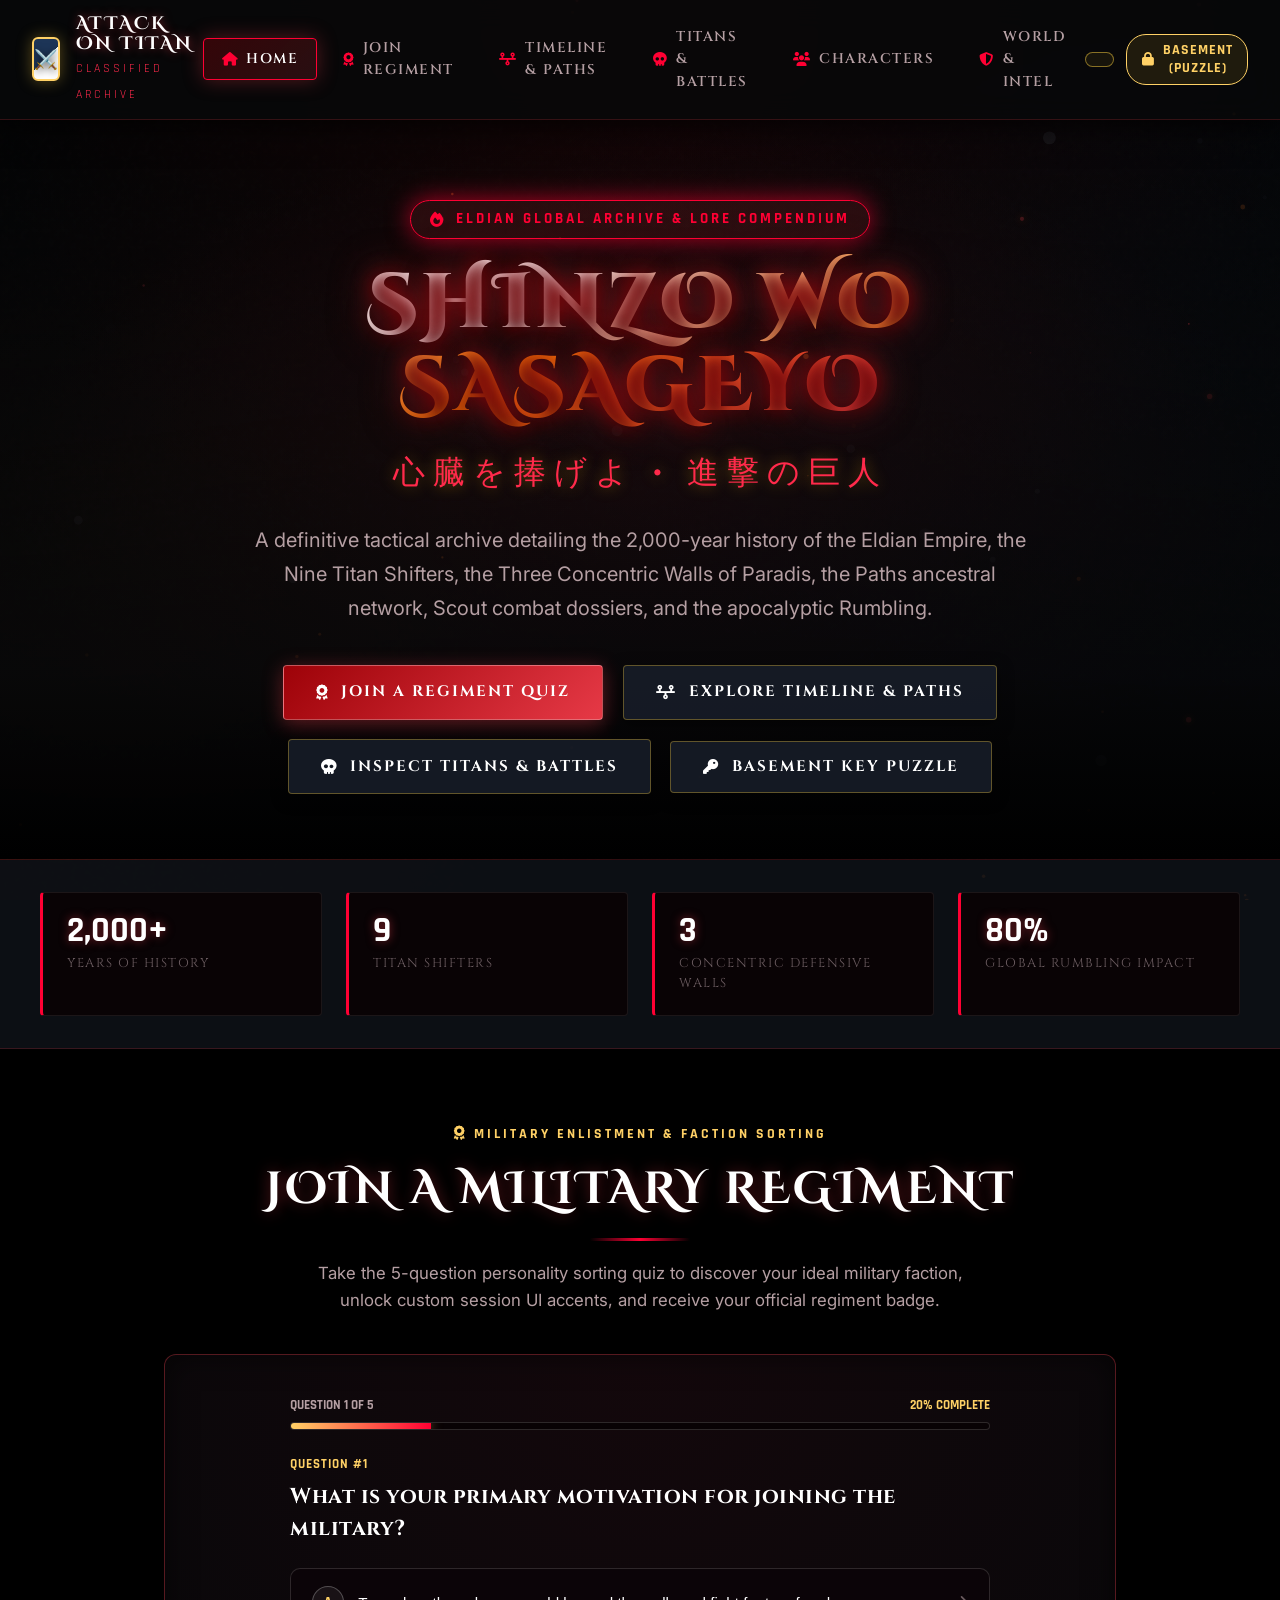
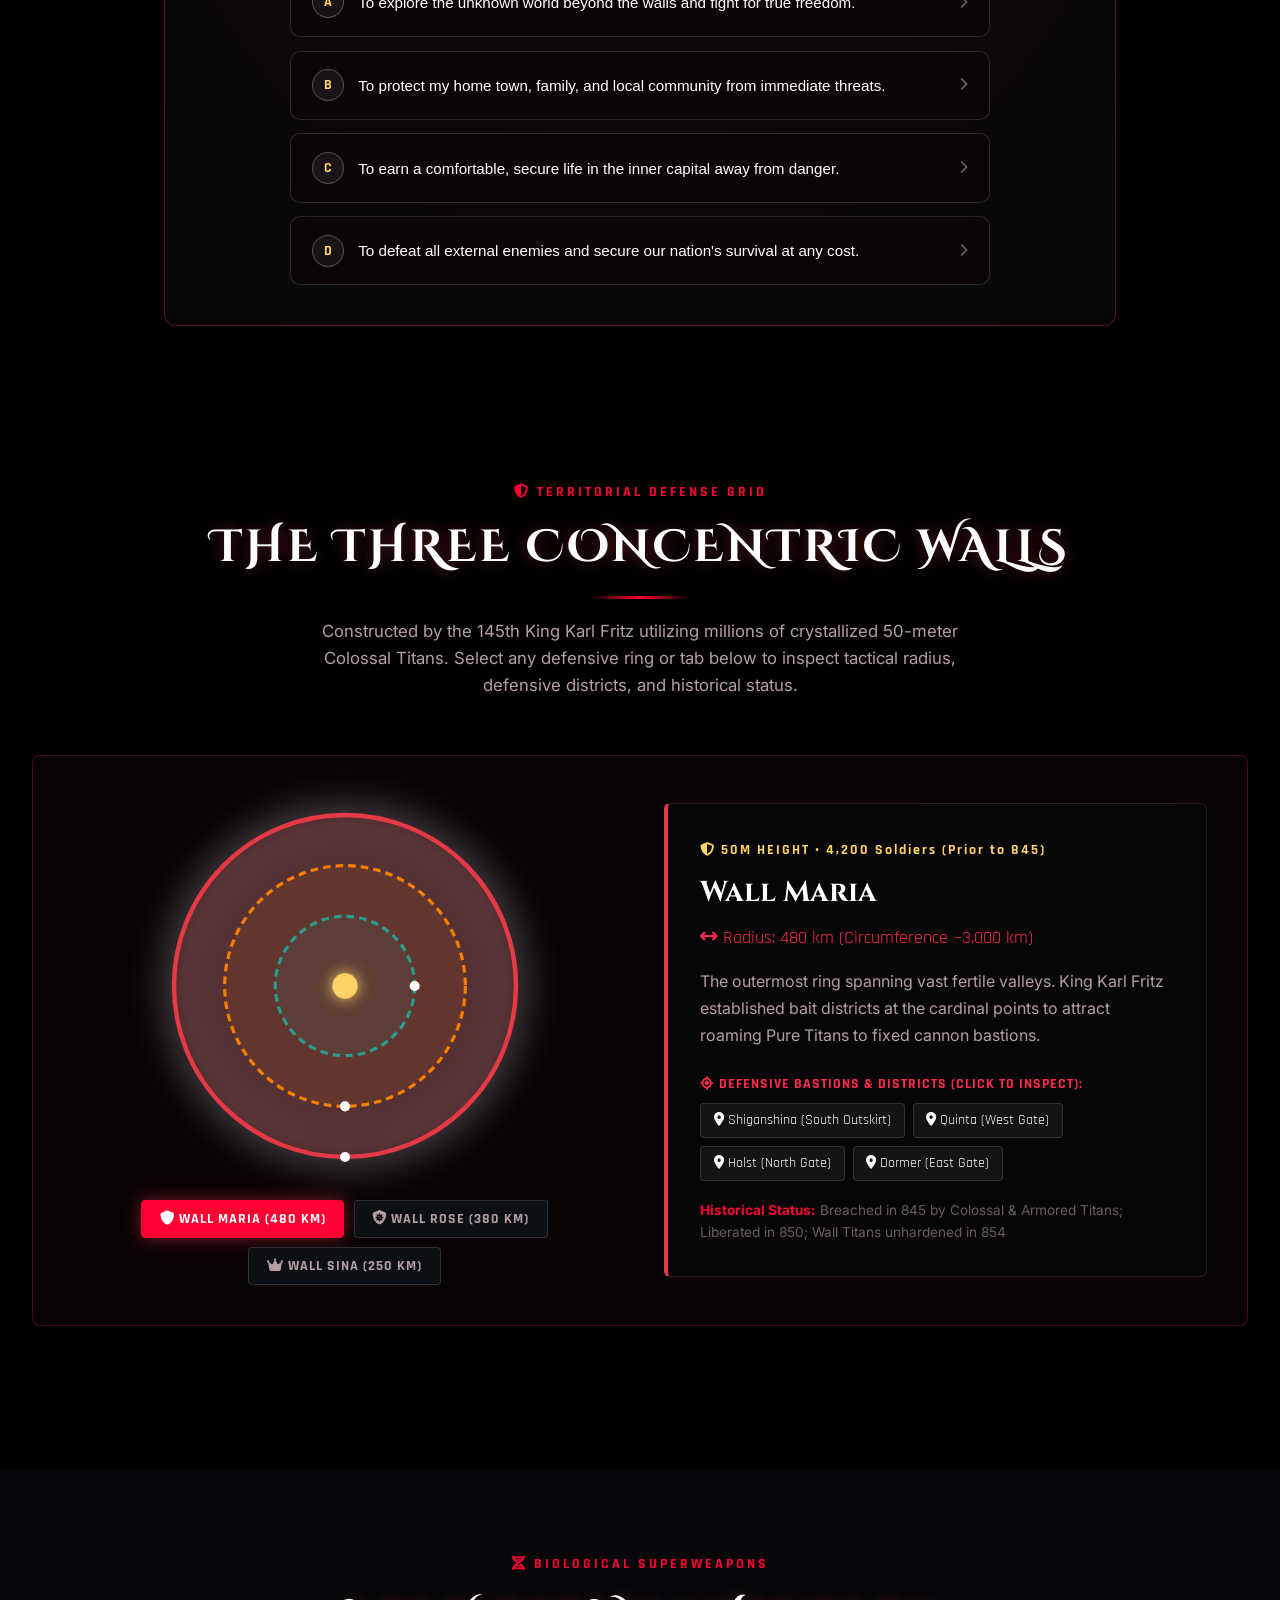
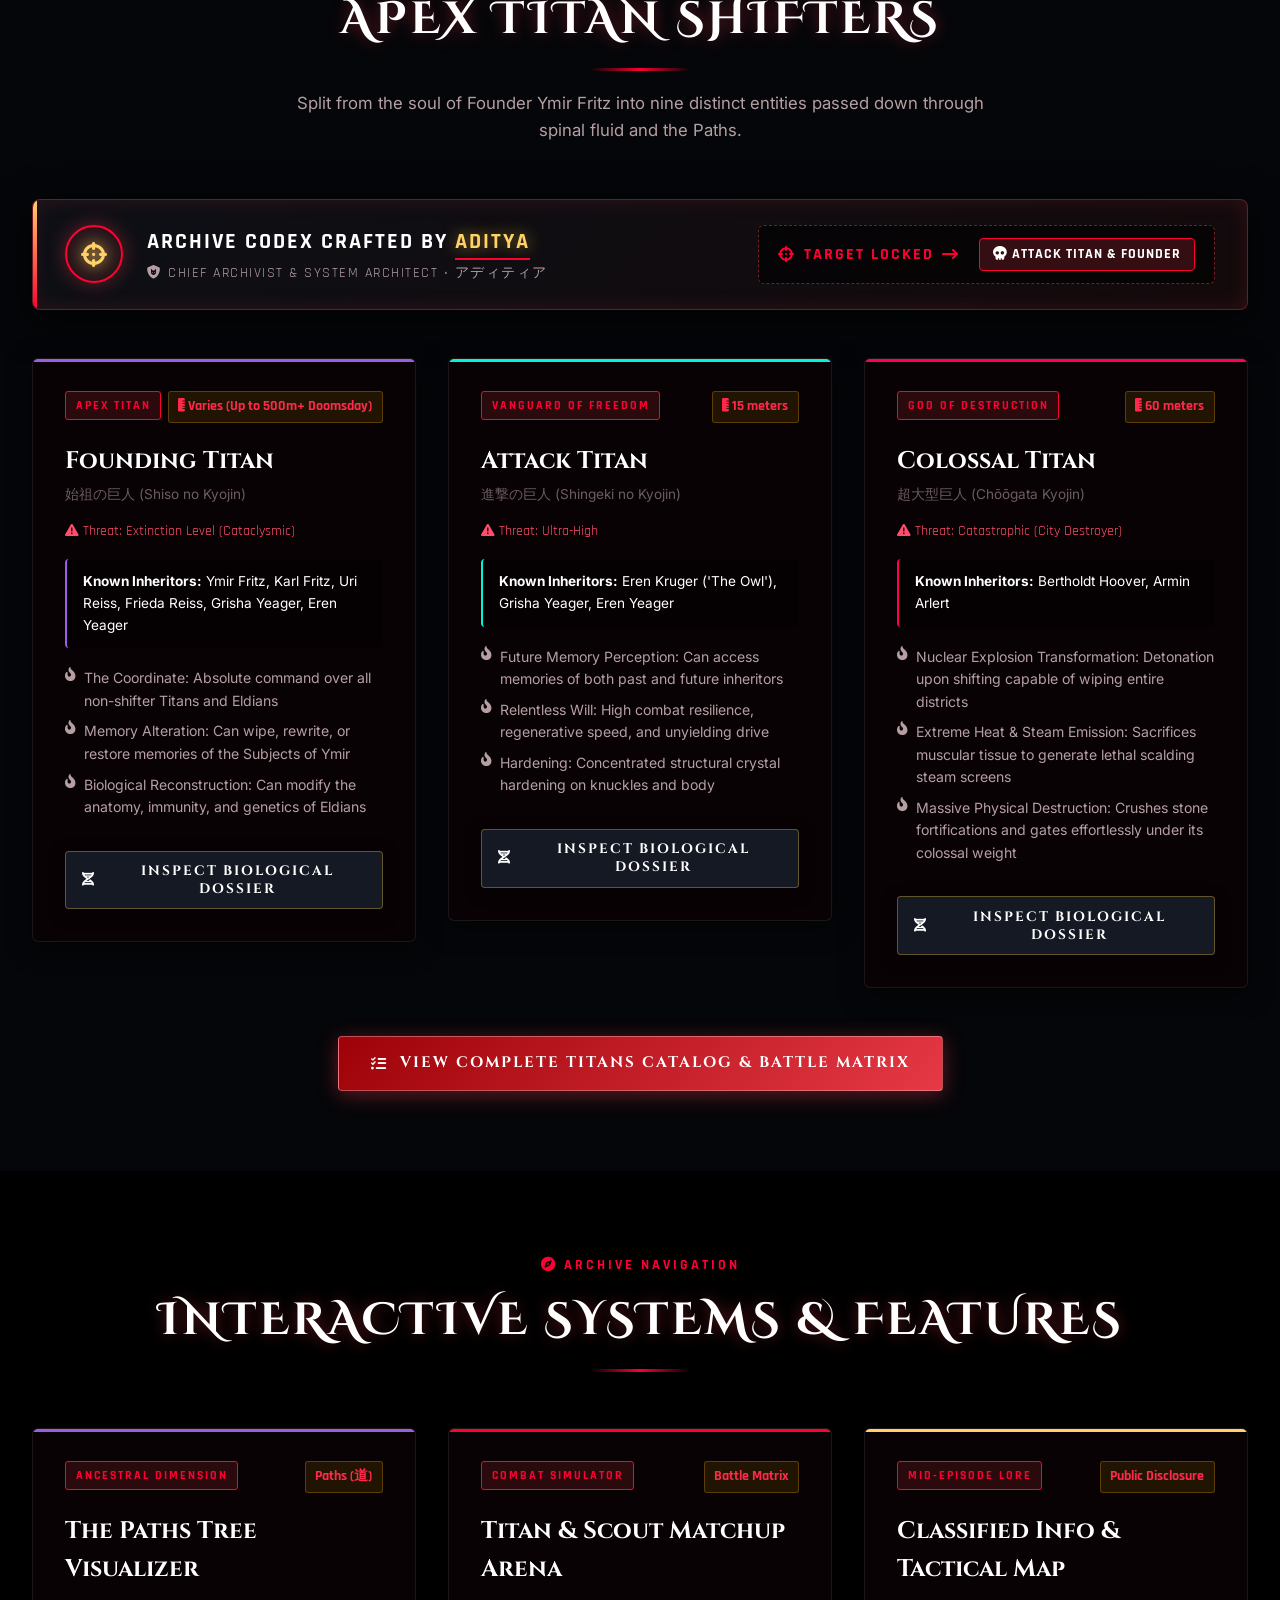
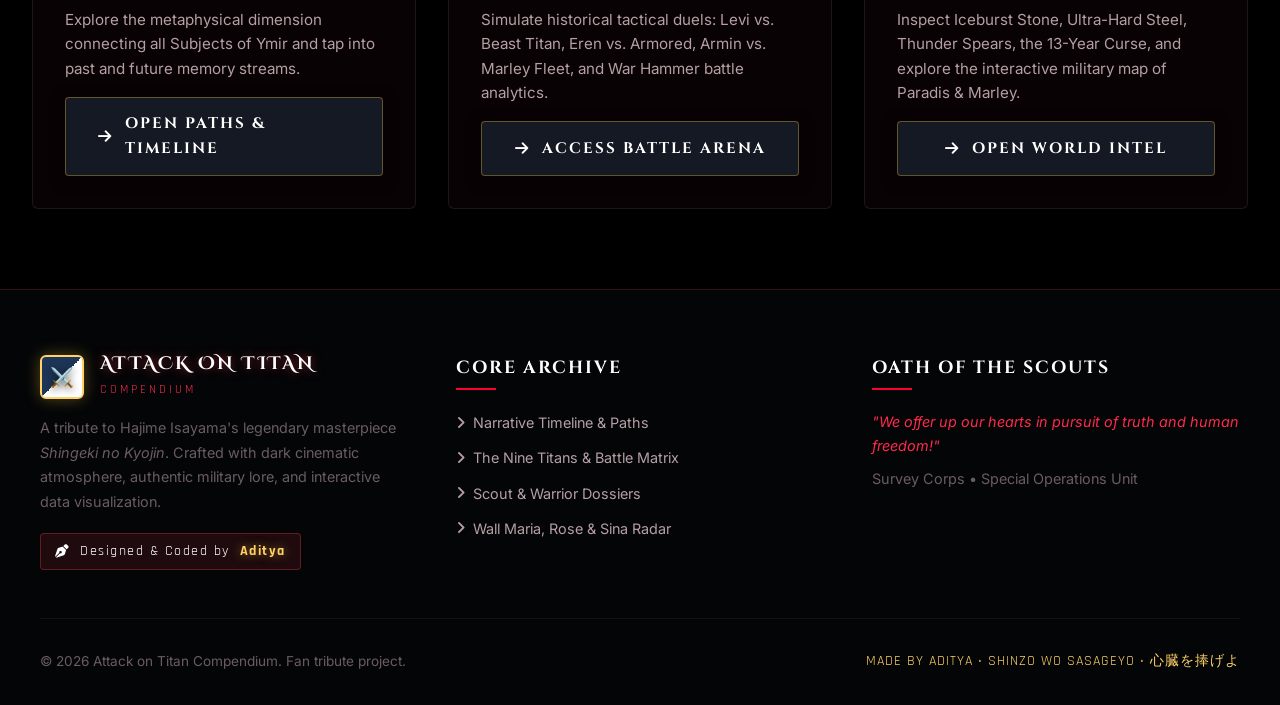
<file: index.html>
<!DOCTYPE html>
<html lang="en">
<head>
  <meta charset="UTF-8">
  <meta name="viewport" content="width=device-width, initial-scale=1.0">
  <title>Attack on Titan Compendium | 進撃の巨人 Archive</title>
  <!-- Favicon -->
  <link rel="icon" type="image/svg+xml" href="favicon.svg">
  <link rel="apple-touch-icon" href="favicon.svg">
  <!-- Google Fonts & Font Awesome Icons -->
  <link rel="stylesheet" href="https://cdnjs.cloudflare.com/ajax/libs/font-awesome/6.4.0/css/all.min.css">
  <link rel="stylesheet" href="css/style.css">
  <link rel="stylesheet" href="css/components.css">
</head>
<body>
  <!-- Canvas Embers & Steam FX -->
  <canvas id="bg-canvas"></canvas>

  <div class="app-container">
    <!-- Navigation Bar -->
    <nav class="navbar">
      <a href="index.html" class="brand">
        <div class="brand-emblem"></div>
        <div class="brand-text">
          <h1>Attack on Titan</h1>
          <span>Classified Archive</span>
        </div>
      </a>

      <ul class="nav-links">
        <li class="nav-item"><a href="index.html" class="active"><i class="fa-solid fa-house"></i> Home</a></li>
        <li class="nav-item"><a href="#regiment-onboarding"><i class="fa-solid fa-award"></i> Join Regiment</a></li>
        <li class="nav-item"><a href="timeline.html"><i class="fa-solid fa-timeline"></i> Timeline & Paths</a></li>
        <li class="nav-item"><a href="titans.html"><i class="fa-solid fa-skull"></i> Titans & Battles</a></li>
        <li class="nav-item"><a href="characters.html"><i class="fa-solid fa-users"></i> Characters</a></li>
        <li class="nav-item"><a href="world.html"><i class="fa-solid fa-shield-halved"></i> World & Intel</a></li>
      </ul>

      <div class="nav-controls">
        <button class="mobile-menu-btn" id="mobile-menu-btn" aria-label="Toggle Menu">
          <i class="fa-solid fa-bars"></i>
        </button>
      </div>
    </nav>

    <!-- Hero Section -->
    <header class="hero-section">
      <div class="hero-backdrop"></div>
      <div class="hero-content">
        <div class="hero-subtitle-badge reveal-on-scroll">
          <i class="fa-solid fa-fire"></i> Eldian Global Archive & Lore Compendium
        </div>
        <h1 class="hero-title reveal-on-scroll stagger-1">
          <span>Shinzo Wo Sasageyo</span>
        </h1>
        <div class="hero-japanese-title reveal-on-scroll stagger-2">心臓を捧げよ • 進撃の巨人</div>
        <p class="hero-description reveal-on-scroll stagger-3">
          A definitive tactical archive detailing the 2,000-year history of the Eldian Empire, the Nine Titan Shifters, the Three Concentric Walls of Paradis, the Paths ancestral network, Scout combat dossiers, and the apocalyptic Rumbling.
        </p>
        <div class="hero-actions reveal-on-scroll stagger-4">
          <a href="#regiment-onboarding" class="btn btn-primary">
            <i class="fa-solid fa-award"></i> Join a Regiment Quiz
          </a>
          <a href="timeline.html" class="btn btn-secondary">
            <i class="fa-solid fa-timeline"></i> Explore Timeline & Paths
          </a>
          <a href="titans.html" class="btn btn-secondary">
            <i class="fa-solid fa-skull"></i> Inspect Titans & Battles
          </a>
          <button class="btn btn-secondary" onclick="window.openBasementVault()">
            <i class="fa-solid fa-key"></i> Basement Key Puzzle
          </button>
        </div>
      </div>
    </header>

    <!-- Stats Banner -->
    <div class="stats-banner reveal-on-scroll">
      <div class="stats-grid">
        <div class="stat-card">
          <span class="stat-number">2,000+</span>
          <span class="stat-label">Years of History</span>
        </div>
        <div class="stat-card">
          <span class="stat-number">9</span>
          <span class="stat-label">Titan Shifters</span>
        </div>
        <div class="stat-card">
          <span class="stat-number">3</span>
          <span class="stat-label">Concentric Defensive Walls</span>
        </div>
        <div class="stat-card">
          <span class="stat-number">80%</span>
          <span class="stat-label">Global Rumbling Impact</span>
        </div>
      </div>
    </div>

    <!-- "JOIN A REGIMENT" ONBOARDING QUIZ & FACTION SYSTEM -->
    <div id="regiment-onboarding"></div>

    <!-- Fixed Interactive Concentric Walls Section -->
    <section class="section">
      <div class="section-header reveal-on-scroll">
        <span class="section-tag"><i class="fa-solid fa-shield-halved"></i> Territorial Defense Grid</span>
        <h2 class="section-title">The Three Concentric Walls</h2>
        <div class="section-divider"></div>
        <p class="section-subtitle">
          Constructed by the 145th King Karl Fritz utilizing millions of crystallized 50-meter Colossal Titans. Select any defensive ring or tab below to inspect tactical radius, defensive districts, and historical status.
        </p>
      </div>

      <div class="walls-visualizer-container reveal-on-scroll stagger-1">
        <div class="radar-interactive-box">
          <div class="radar-svg-wrapper">
            <svg class="radar-svg" viewBox="0 0 300 300">
              <!-- Wall Maria Outer Ring -->
              <circle class="radar-ring" data-wall="wall-maria" cx="150" cy="150" r="135" stroke="#e63946" stroke-width="2.5" fill="#e63946" />
              <!-- Wall Rose Middle Ring -->
              <circle class="radar-ring" data-wall="wall-rose" cx="150" cy="150" r="95" stroke="#f77f00" stroke-width="2.5" fill="#f77f00" />
              <!-- Wall Sina Inner Ring -->
              <circle class="radar-ring" data-wall="wall-sina" cx="150" cy="150" r="55" stroke="#2a9d8f" stroke-width="2.5" fill="#2a9d8f" />
              
              <!-- Mitras Center Core -->
              <circle cx="150" cy="150" r="10" fill="#ffd166" filter="drop-shadow(0 0 6px #ffd166)" />
              
              <!-- District Markers -->
              <circle class="radar-district-dot" cx="150" cy="285" r="4" fill="#fff" title="Shiganshina District" />
              <circle class="radar-district-dot" cx="150" cy="245" r="4" fill="#fff" title="Trost District" />
              <circle class="radar-district-dot" cx="205" cy="150" r="4" fill="#fff" title="Stohess District" />
            </svg>
          </div>

          <div class="wall-selector-tabs">
            <button class="wall-tab-btn active" data-wall="wall-maria"><i class="fa-solid fa-shield"></i> Wall Maria (480 km)</button>
            <button class="wall-tab-btn" data-wall="wall-rose"><i class="fa-solid fa-shield-virus"></i> Wall Rose (380 km)</button>
            <button class="wall-tab-btn" data-wall="wall-sina"><i class="fa-solid fa-crown"></i> Wall Sina (250 km)</button>
          </div>
        </div>

        <div class="wall-info-display" id="wall-radar-info">
          <!-- Dynamic Wall Radar Information Populated by app.js -->
        </div>
      </div>
    </section>

    <!-- Featured Titan Shifters with Stylish Creator HUD Banner pointing to Titan -->
    <section class="section" style="background: rgba(10, 13, 18, 0.5);">
      <div class="section-header reveal-on-scroll">
        <span class="section-tag"><i class="fa-solid fa-dna"></i> Biological Superweapons</span>
        <h2 class="section-title">Apex Titan Shifters</h2>
        <div class="section-divider"></div>
        <p class="section-subtitle">
          Split from the soul of Founder Ymir Fritz into nine distinct entities passed down through spinal fluid and the Paths.
        </p>
      </div>

      <!-- Stylish "Made by Aditya" Tactical HUD Pointer -->
      <div class="creator-tactical-banner reveal-on-scroll">
        <div class="creator-left-info">
          <div class="creator-reticle-icon">
            <i class="fa-solid fa-crosshairs"></i>
          </div>
          <div class="creator-text-block">
            <h3>ARCHIVE CODEX CRAFTED BY <span class="highlight-aditya">ADITYA</span></h3>
            <p><i class="fa-solid fa-shield-cat"></i> CHIEF ARCHIVIST & SYSTEM ARCHITECT • アディティア</p>
          </div>
        </div>

        <div class="creator-target-indicator">
          <div class="titan-pointer-arrow">
            <i class="fa-solid fa-crosshairs"></i> TARGET LOCKED <i class="fa-solid fa-arrow-right-long"></i>
          </div>
          <div class="target-titan-badge">
            <i class="fa-solid fa-skull"></i> ATTACK TITAN & FOUNDER
          </div>
        </div>
      </div>

      <div class="cards-grid" id="featured-titans-grid">
        <!-- Rendered via JS -->
      </div>

      <div style="text-align: center; margin-top: 3rem;" class="reveal-on-scroll">
        <a href="titans.html" class="btn btn-primary">
          <i class="fa-solid fa-list-check"></i> View Complete Titans Catalog & Battle Matrix
        </a>
      </div>
    </section>

    <!-- Exploration Portals -->
    <section class="section">
      <div class="section-header reveal-on-scroll">
        <span class="section-tag"><i class="fa-solid fa-compass"></i> Archive Navigation</span>
        <h2 class="section-title">Interactive Systems & Features</h2>
        <div class="section-divider"></div>
      </div>

      <div class="cards-grid">
        <div class="titan-card reveal-on-scroll stagger-1" style="--titan-color: #9b5de5;">
          <div class="titan-header">
            <span class="titan-badge">Ancestral Dimension</span>
            <span class="titan-height-pill">Paths (道)</span>
          </div>
          <h3 class="titan-name">The Paths Tree Visualizer</h3>
          <p style="color: var(--text-secondary); margin: 1rem 0; font-size: 0.95rem;">
            Explore the metaphysical dimension connecting all Subjects of Ymir and tap into past and future memory streams.
          </p>
          <a href="timeline.html" class="btn btn-secondary" style="margin-top: auto;">
            <i class="fa-solid fa-arrow-right"></i> Open Paths & Timeline
          </a>
        </div>

        <div class="titan-card reveal-on-scroll stagger-2" style="--titan-color: var(--accent-red);">
          <div class="titan-header">
            <span class="titan-badge">Combat Simulator</span>
            <span class="titan-height-pill">Battle Matrix</span>
          </div>
          <h3 class="titan-name">Titan & Scout Matchup Arena</h3>
          <p style="color: var(--text-secondary); margin: 1rem 0; font-size: 0.95rem;">
            Simulate historical tactical duels: Levi vs. Beast Titan, Eren vs. Armored, Armin vs. Marley Fleet, and War Hammer battle analytics.
          </p>
          <a href="titans.html" class="btn btn-secondary" style="margin-top: auto;">
            <i class="fa-solid fa-arrow-right"></i> Access Battle Arena
          </a>
        </div>

        <div class="titan-card reveal-on-scroll stagger-3" style="--titan-color: var(--accent-gold);">
          <div class="titan-header">
            <span class="titan-badge">Mid-Episode Lore</span>
            <span class="titan-height-pill">Public Disclosure</span>
          </div>
          <h3 class="titan-name">Classified Info & Tactical Map</h3>
          <p style="color: var(--text-secondary); margin: 1rem 0; font-size: 0.95rem;">
            Inspect Iceburst Stone, Ultra-Hard Steel, Thunder Spears, the 13-Year Curse, and explore the interactive military map of Paradis & Marley.
          </p>
          <a href="world.html" class="btn btn-secondary" style="margin-top: auto;">
            <i class="fa-solid fa-arrow-right"></i> Open World Intel
          </a>
        </div>
      </div>
    </section>

    <!-- Footer -->
    <footer class="footer">
      <div class="footer-content">
        <div class="footer-col">
          <div class="brand" style="margin-bottom: 1rem;">
            <div class="brand-emblem"></div>
            <div class="brand-text">
              <h1>Attack on Titan</h1>
              <span>Compendium</span>
            </div>
          </div>
          <p>
            A tribute to Hajime Isayama's legendary masterpiece <em>Shingeki no Kyojin</em>. Crafted with dark cinematic atmosphere, authentic military lore, and interactive data visualization.
          </p>
          <div style="margin-top: 1.2rem;">
            <span class="footer-creator-signature">
              <i class="fa-solid fa-pen-nib"></i> Designed & Coded by <strong>Aditya</strong>
            </span>
          </div>
        </div>

        <div class="footer-col">
          <h3>Core Archive</h3>
          <ul class="footer-links">
            <li><a href="timeline.html"><i class="fa-solid fa-angle-right"></i> Narrative Timeline & Paths</a></li>
            <li><a href="titans.html"><i class="fa-solid fa-angle-right"></i> The Nine Titans & Battle Matrix</a></li>
            <li><a href="characters.html"><i class="fa-solid fa-angle-right"></i> Scout & Warrior Dossiers</a></li>
            <li><a href="world.html"><i class="fa-solid fa-angle-right"></i> Wall Maria, Rose & Sina Radar</a></li>
          </ul>
        </div>

        <div class="footer-col">
          <h3>Oath of the Scouts</h3>
          <p style="font-style: italic; color: var(--text-highlight); margin-bottom: 0.5rem;">
            "We offer up our hearts in pursuit of truth and human freedom!"
          </p>
          <p>
            Survey Corps • Special Operations Unit
          </p>
        </div>
      </div>

      <div class="footer-bottom">
        <span>&copy; 2026 Attack on Titan Compendium. Fan tribute project.</span>
        <span class="tribute">MADE BY ADITYA • SHINZO WO SASAGEYO • 心臓を捧げよ</span>
      </div>
    </footer>
  </div>

  <!-- Scripts -->
  <script src="js/data.js"></script>
  <script src="js/particles.js"></script>
  <script src="js/app.js"></script>
</body>
</html>
</file>
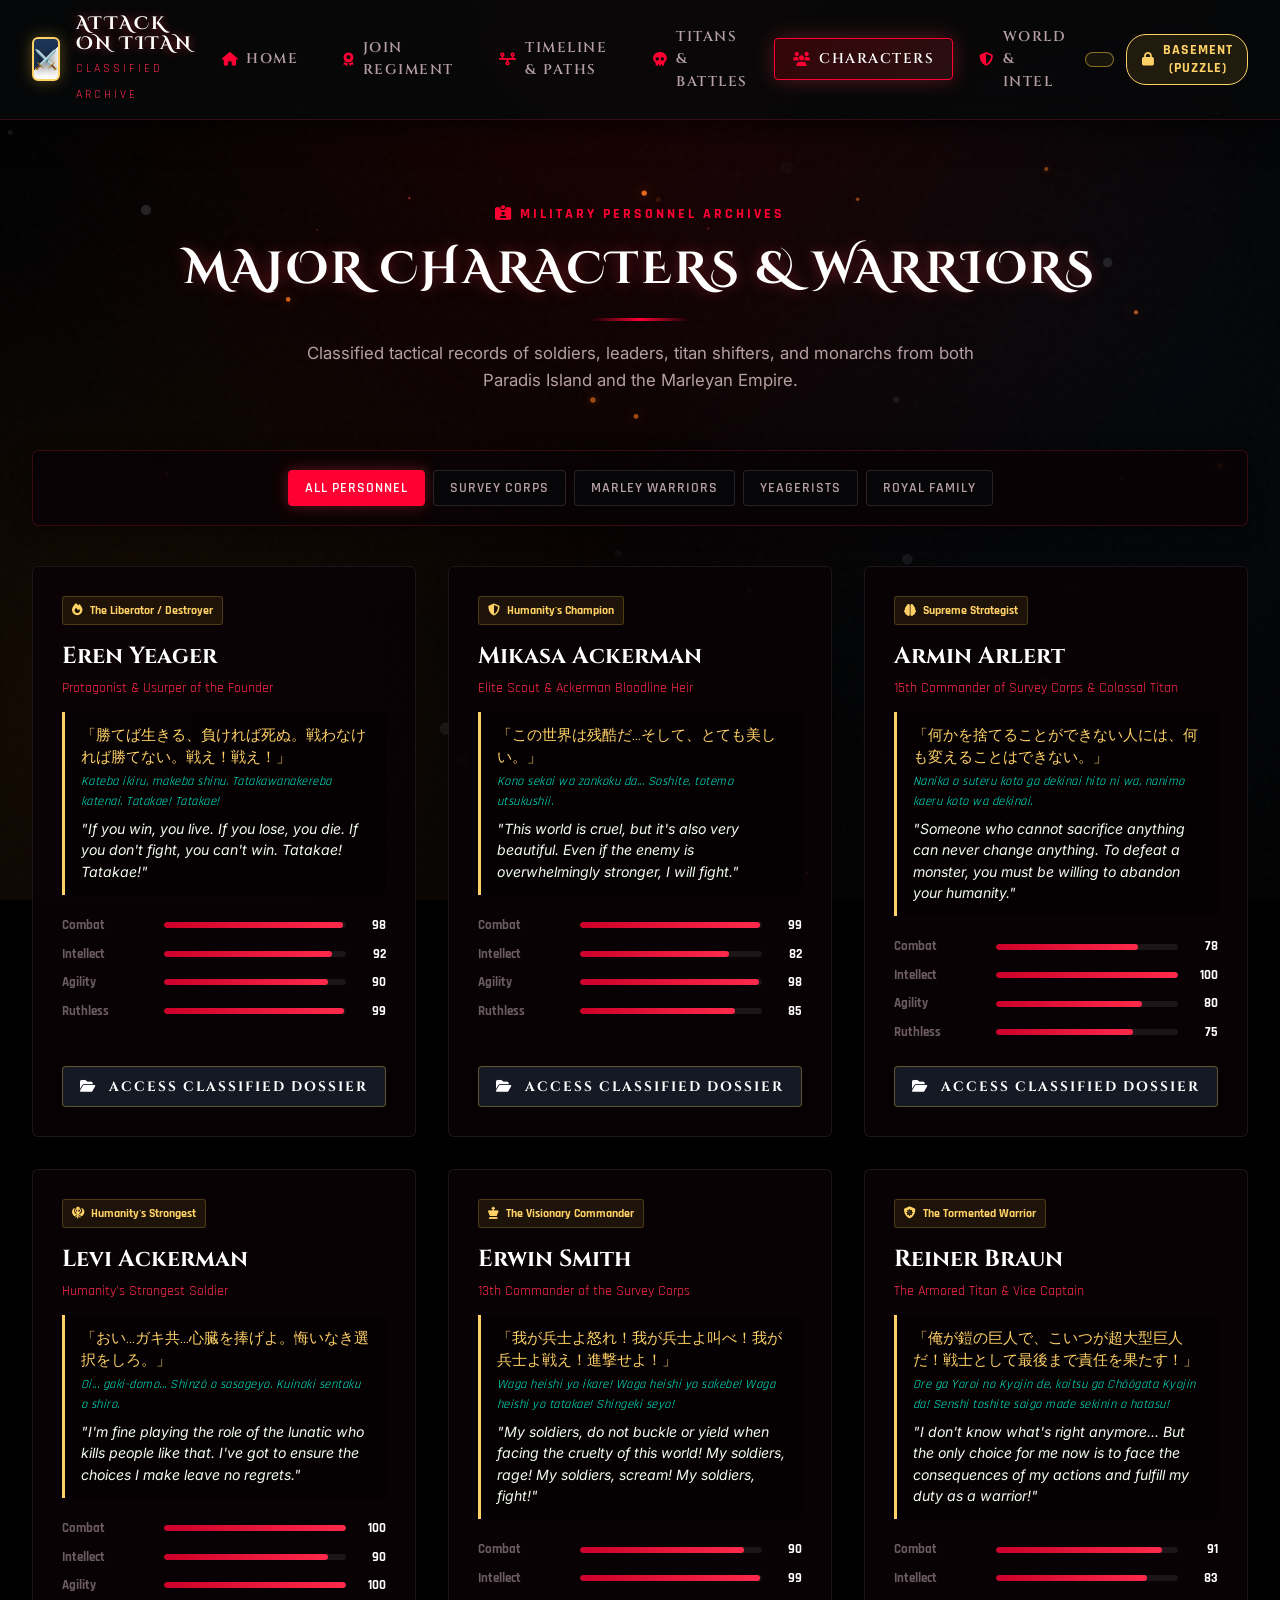
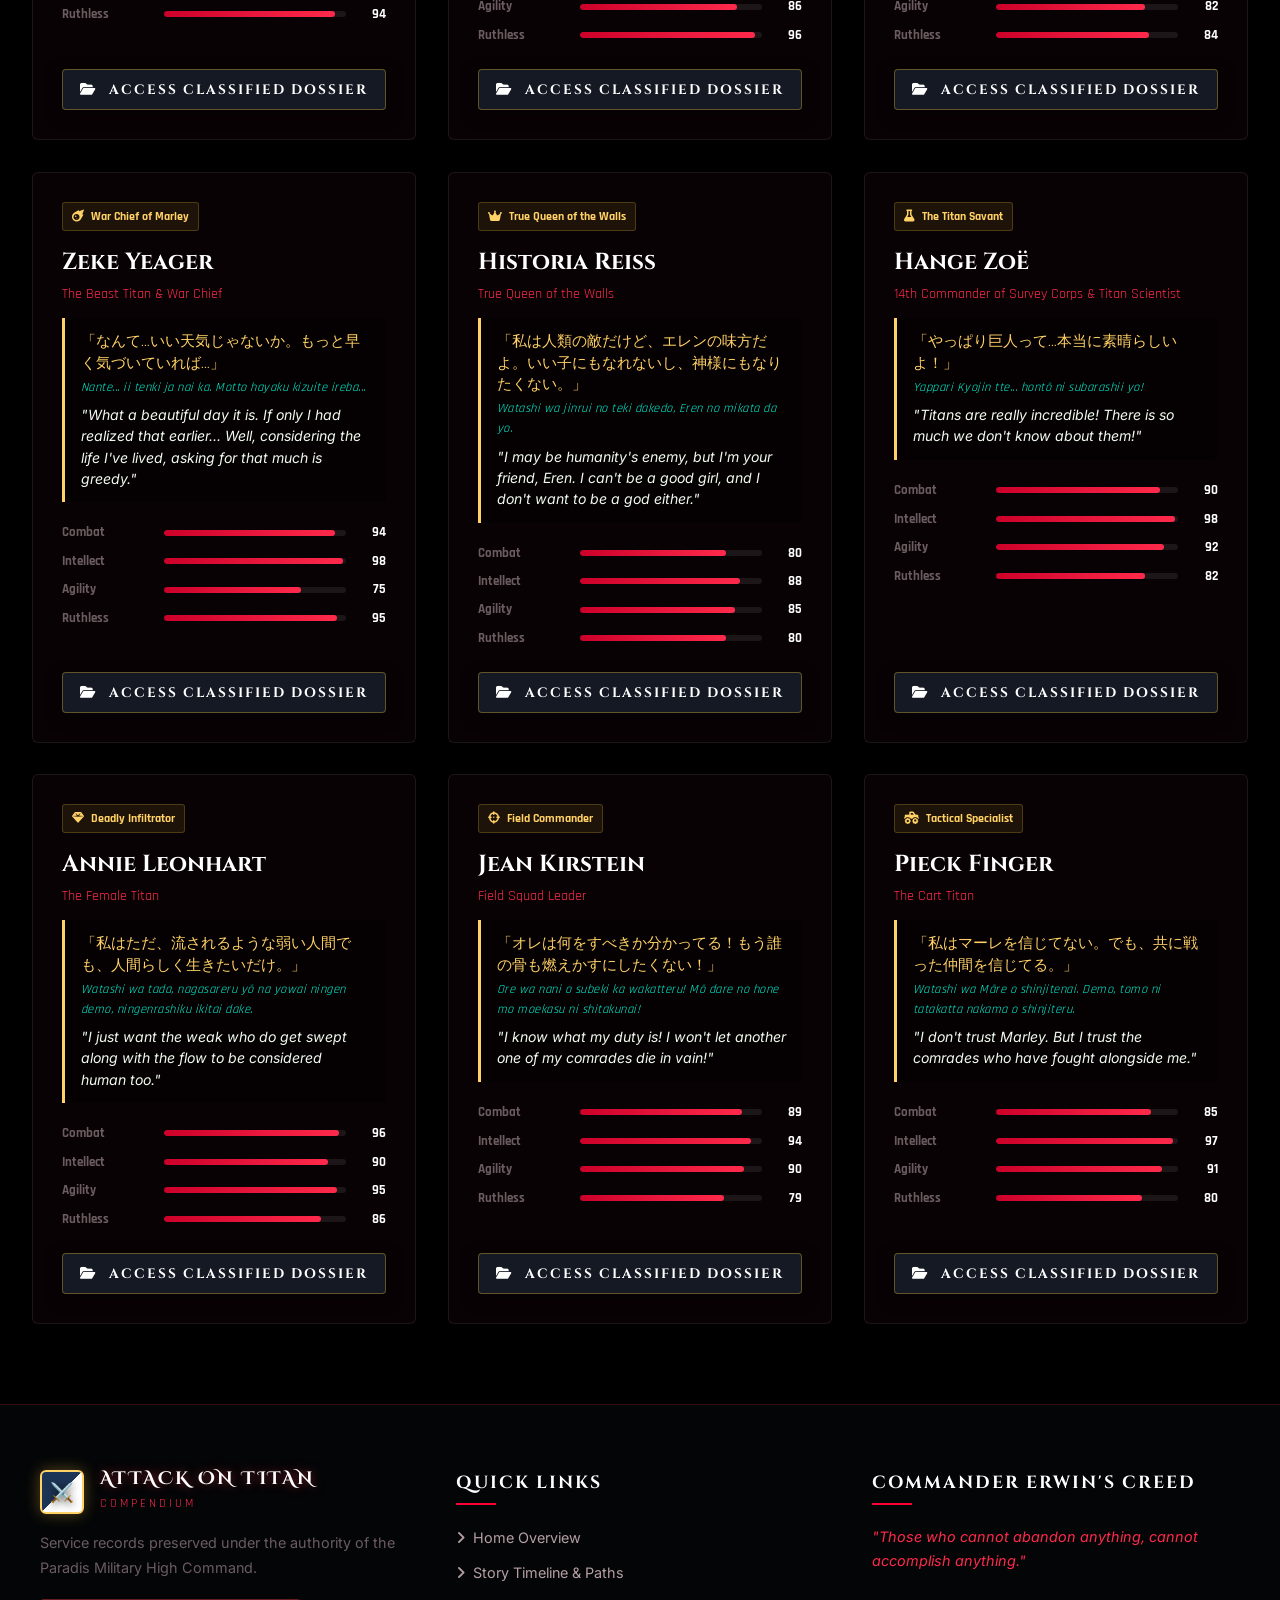
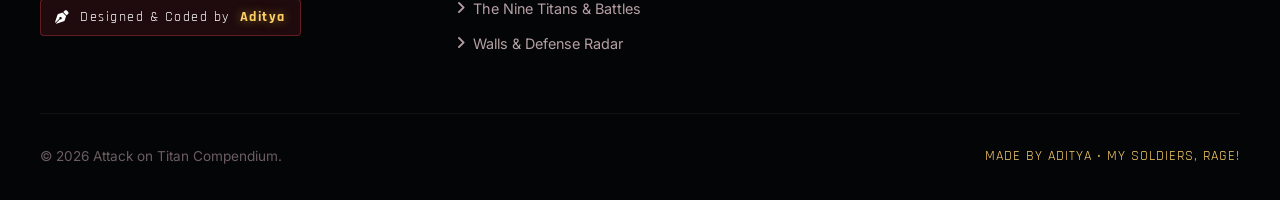
<file: characters.html>
<!DOCTYPE html>
<html lang="en">
<head>
  <meta charset="UTF-8">
  <meta name="viewport" content="width=device-width, initial-scale=1.0">
  <title>Personnel Dossiers & Characters | Attack on Titan Compendium</title>
  <!-- Favicon -->
  <link rel="icon" type="image/svg+xml" href="favicon.svg">
  <link rel="apple-touch-icon" href="favicon.svg">
  <link rel="stylesheet" href="https://cdnjs.cloudflare.com/ajax/libs/font-awesome/6.4.0/css/all.min.css">
  <link rel="stylesheet" href="css/style.css">
  <link rel="stylesheet" href="css/components.css">
</head>
<body>
  <canvas id="bg-canvas"></canvas>

  <div class="app-container">
    <!-- Navigation Bar -->
    <nav class="navbar">
      <a href="index.html" class="brand">
        <div class="brand-emblem"></div>
        <div class="brand-text">
          <h1>Attack on Titan</h1>
          <span>Classified Archive</span>
        </div>
      </a>

      <ul class="nav-links">
        <li class="nav-item"><a href="index.html"><i class="fa-solid fa-house"></i> Home</a></li>
        <li class="nav-item"><a href="index.html#regiment-onboarding"><i class="fa-solid fa-award"></i> Join Regiment</a></li>
        <li class="nav-item"><a href="timeline.html"><i class="fa-solid fa-timeline"></i> Timeline & Paths</a></li>
        <li class="nav-item"><a href="titans.html"><i class="fa-solid fa-skull"></i> Titans & Battles</a></li>
        <li class="nav-item"><a href="characters.html" class="active"><i class="fa-solid fa-users"></i> Characters</a></li>
        <li class="nav-item"><a href="world.html"><i class="fa-solid fa-shield-halved"></i> World & Intel</a></li>
      </ul>

      <div class="nav-controls">
        <button class="mobile-menu-btn" id="mobile-menu-btn">
          <i class="fa-solid fa-bars"></i>
        </button>
      </div>
    </nav>

    <!-- Main Content -->
    <main class="section">
      <!-- Personnel Archives -->
      <div class="section-header reveal-on-scroll">
        <span class="section-tag"><i class="fa-solid fa-id-card-clip"></i> Military Personnel Archives</span>
        <h2 class="section-title">Major Characters & Warriors</h2>
        <div class="section-divider"></div>
        <p class="section-subtitle">
          Classified tactical records of soldiers, leaders, titan shifters, and monarchs from both Paradis Island and the Marleyan Empire.
        </p>
      </div>

      <!-- Filter Bar -->
      <div class="filter-bar reveal-on-scroll stagger-1">
        <div class="filter-pills" style="margin: 0 auto;">
          <button class="filter-btn active" data-allegiance="all">All Personnel</button>
          <button class="filter-btn" data-allegiance="survey">Survey Corps</button>
          <button class="filter-btn" data-allegiance="marley">Marley Warriors</button>
          <button class="filter-btn" data-allegiance="yeagerist">Yeagerists</button>
          <button class="filter-btn" data-allegiance="royal">Royal Family</button>
        </div>
      </div>

      <!-- Characters Grid -->
      <div class="cards-grid" id="characters-grid">
        <!-- Rendered dynamically by app.js with scroll trigger animations -->
      </div>
    </main>

    <!-- Footer -->
    <footer class="footer">
      <div class="footer-content">
        <div class="footer-col">
          <div class="brand" style="margin-bottom: 1rem;">
            <div class="brand-emblem"></div>
            <div class="brand-text">
              <h1>Attack on Titan</h1>
              <span>Compendium</span>
            </div>
          </div>
          <p>
            Service records preserved under the authority of the Paradis Military High Command.
          </p>
          <div style="margin-top: 1.2rem;">
            <span class="footer-creator-signature">
              <i class="fa-solid fa-pen-nib"></i> Designed & Coded by <strong>Aditya</strong>
            </span>
          </div>
        </div>

        <div class="footer-col">
          <h3>Quick Links</h3>
          <ul class="footer-links">
            <li><a href="index.html"><i class="fa-solid fa-angle-right"></i> Home Overview</a></li>
            <li><a href="timeline.html"><i class="fa-solid fa-angle-right"></i> Story Timeline & Paths</a></li>
            <li><a href="titans.html"><i class="fa-solid fa-angle-right"></i> The Nine Titans & Battles</a></li>
            <li><a href="world.html"><i class="fa-solid fa-angle-right"></i> Walls & Defense Radar</a></li>
          </ul>
        </div>

        <div class="footer-col">
          <h3>Commander Erwin's Creed</h3>
          <p style="font-style: italic; color: var(--text-highlight);">
            "Those who cannot abandon anything, cannot accomplish anything."
          </p>
        </div>
      </div>

      <div class="footer-bottom">
        <span>&copy; 2026 Attack on Titan Compendium.</span>
        <span class="tribute">MADE BY ADITYA • MY SOLDIERS, RAGE!</span>
      </div>
    </footer>
  </div>

  <script src="js/data.js"></script>
  <script src="js/particles.js"></script>
  <script src="js/app.js"></script>
</body>
</html>
</file>
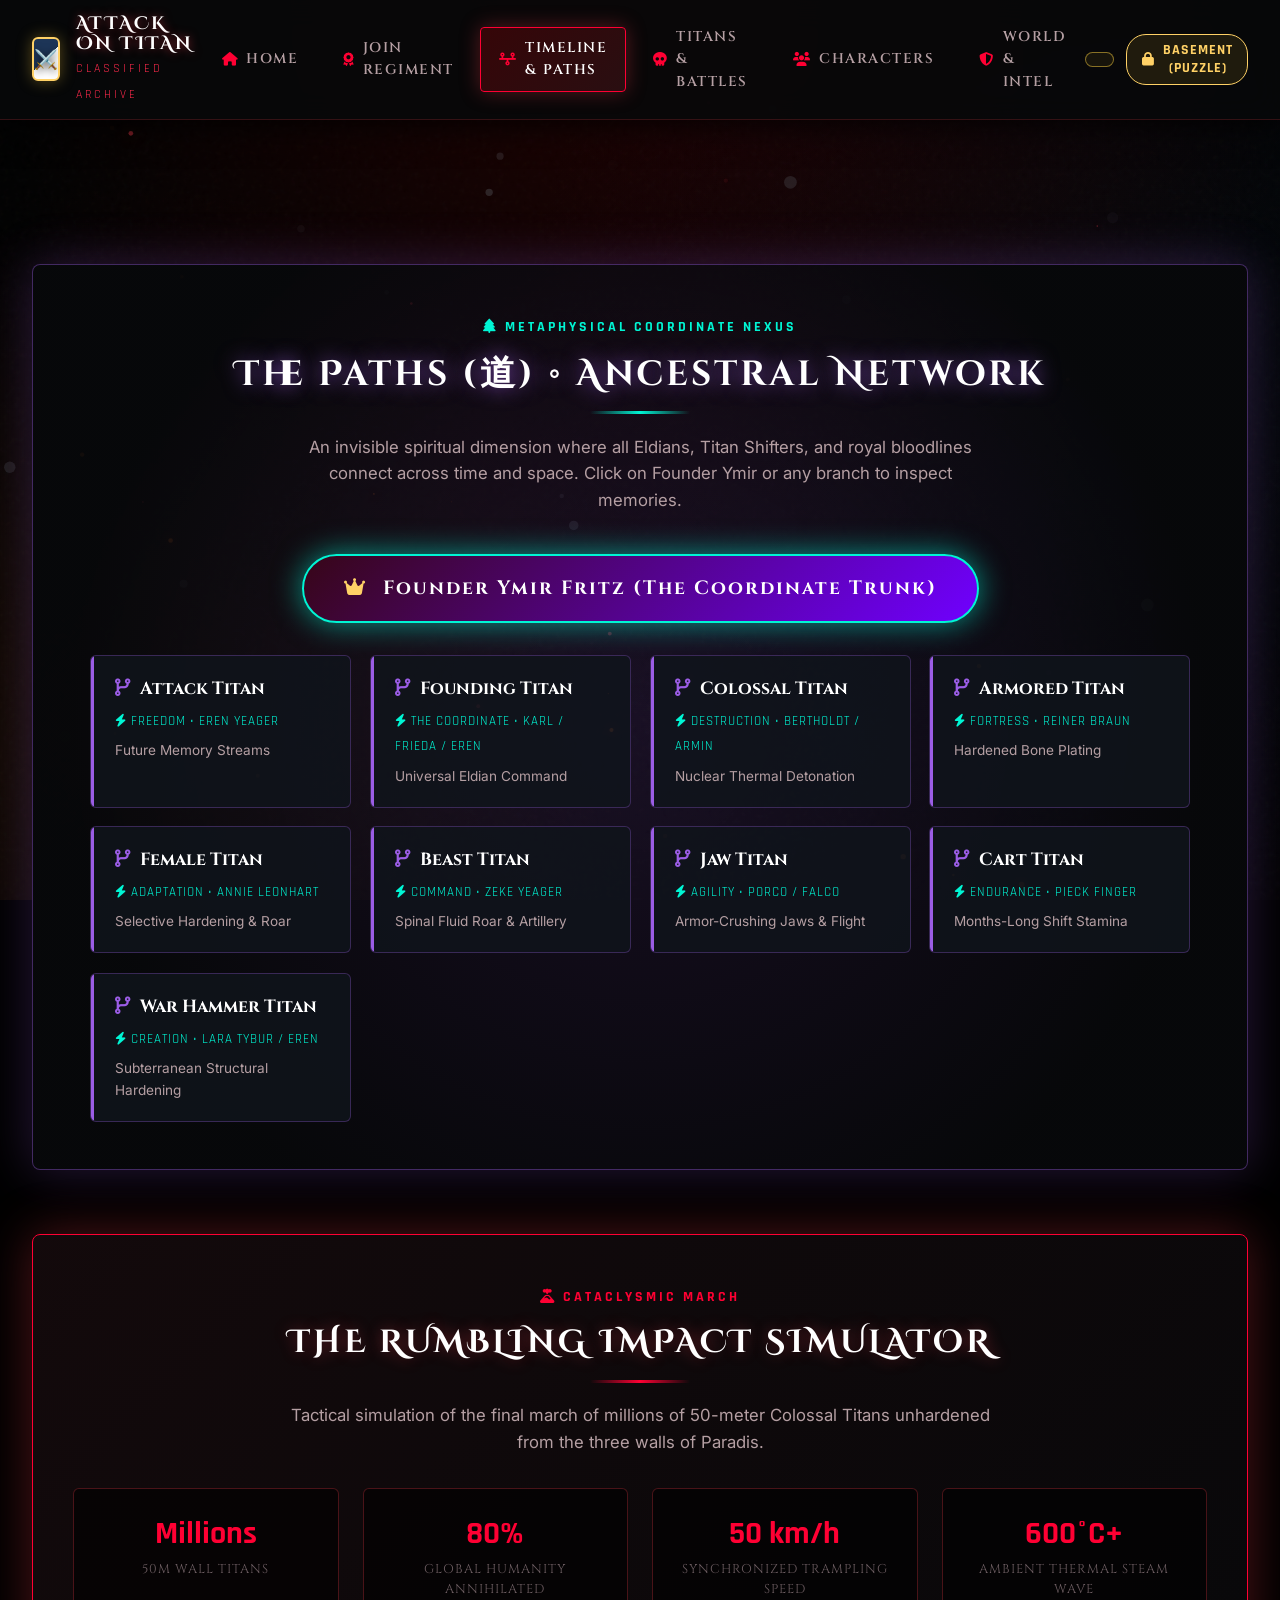
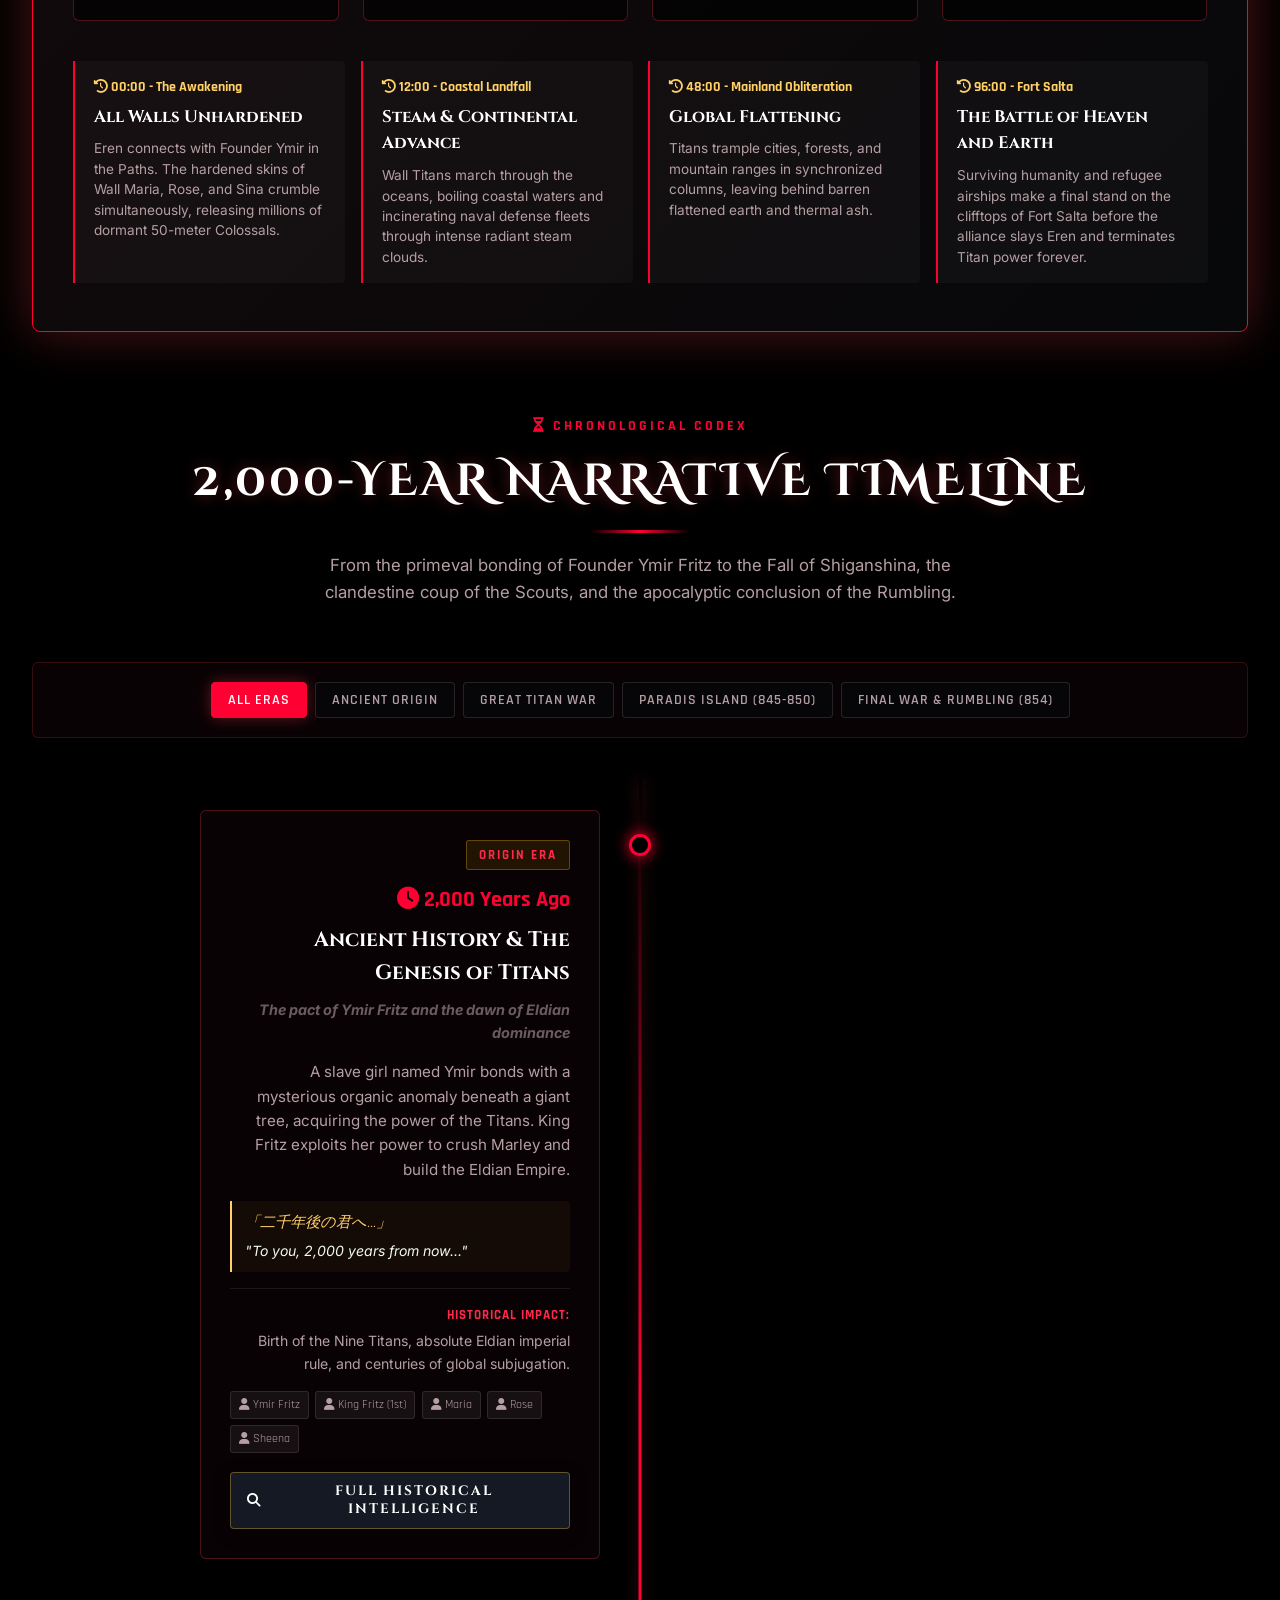
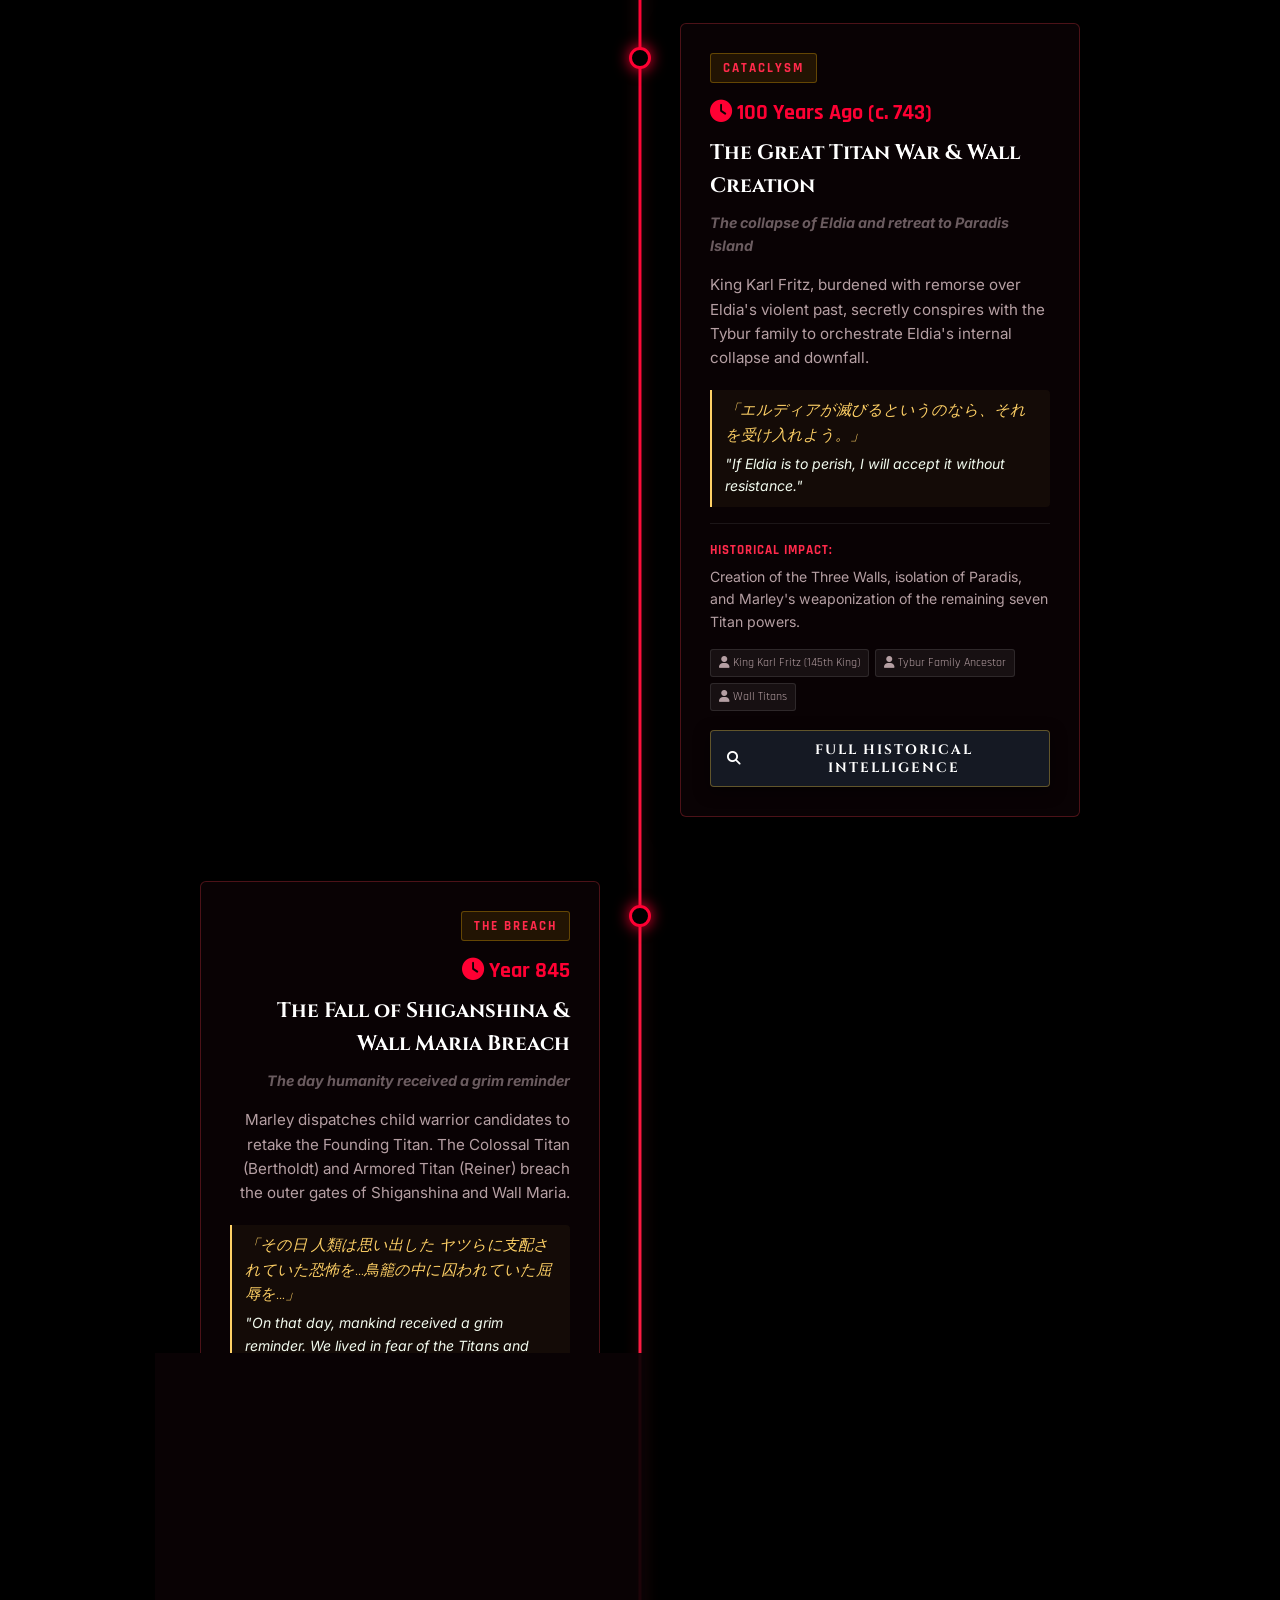
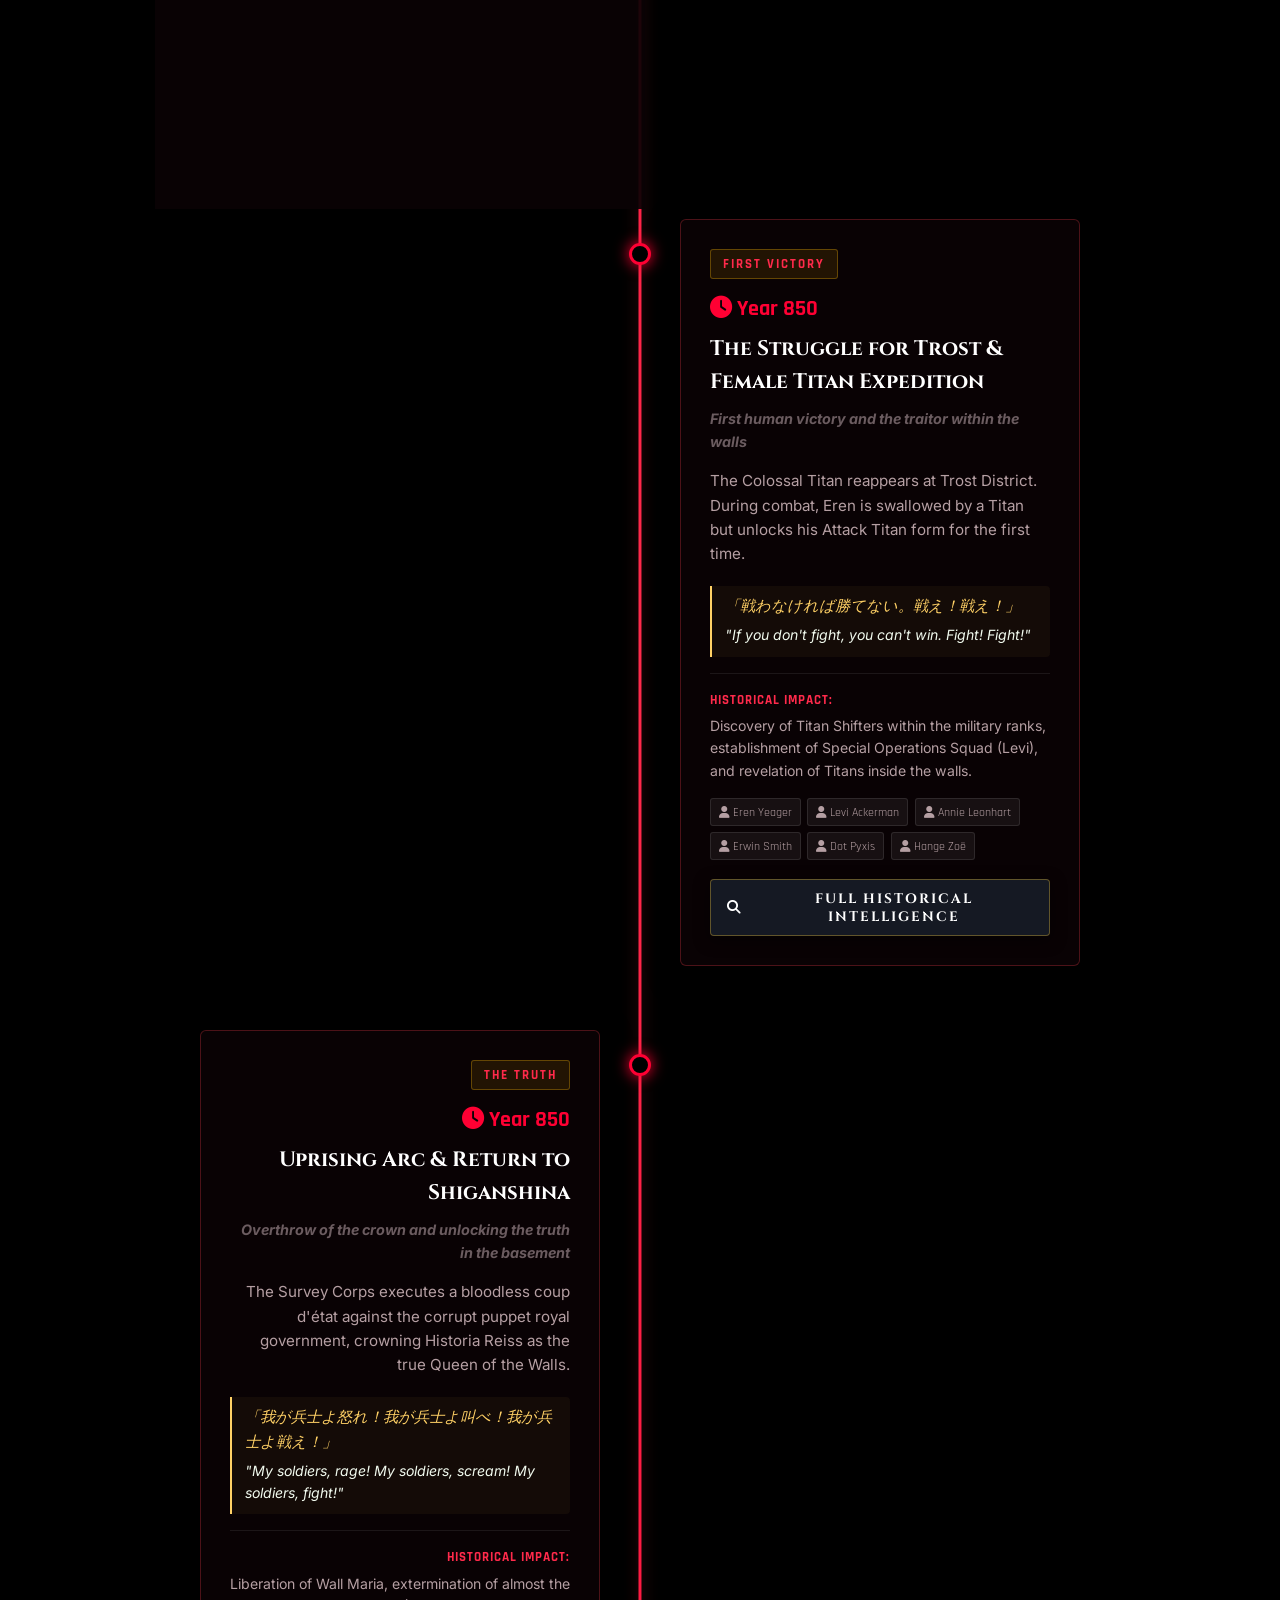
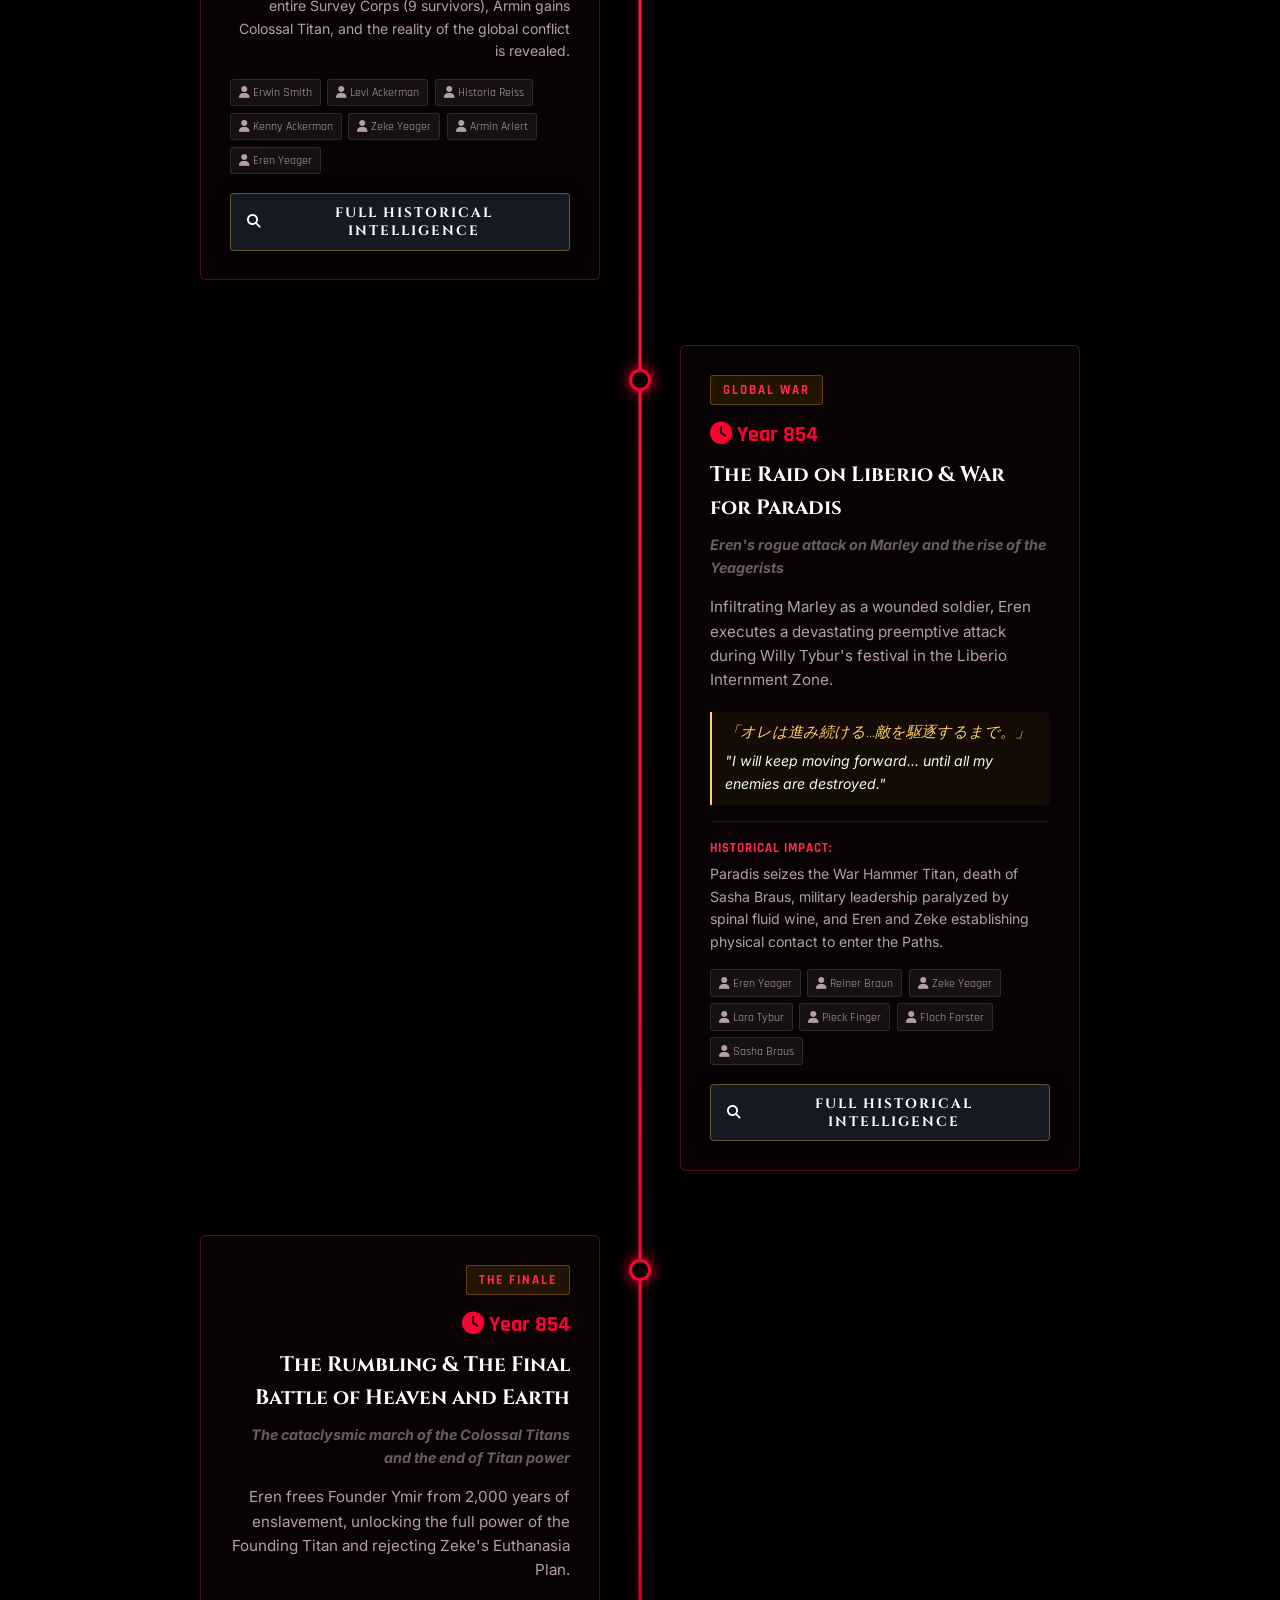
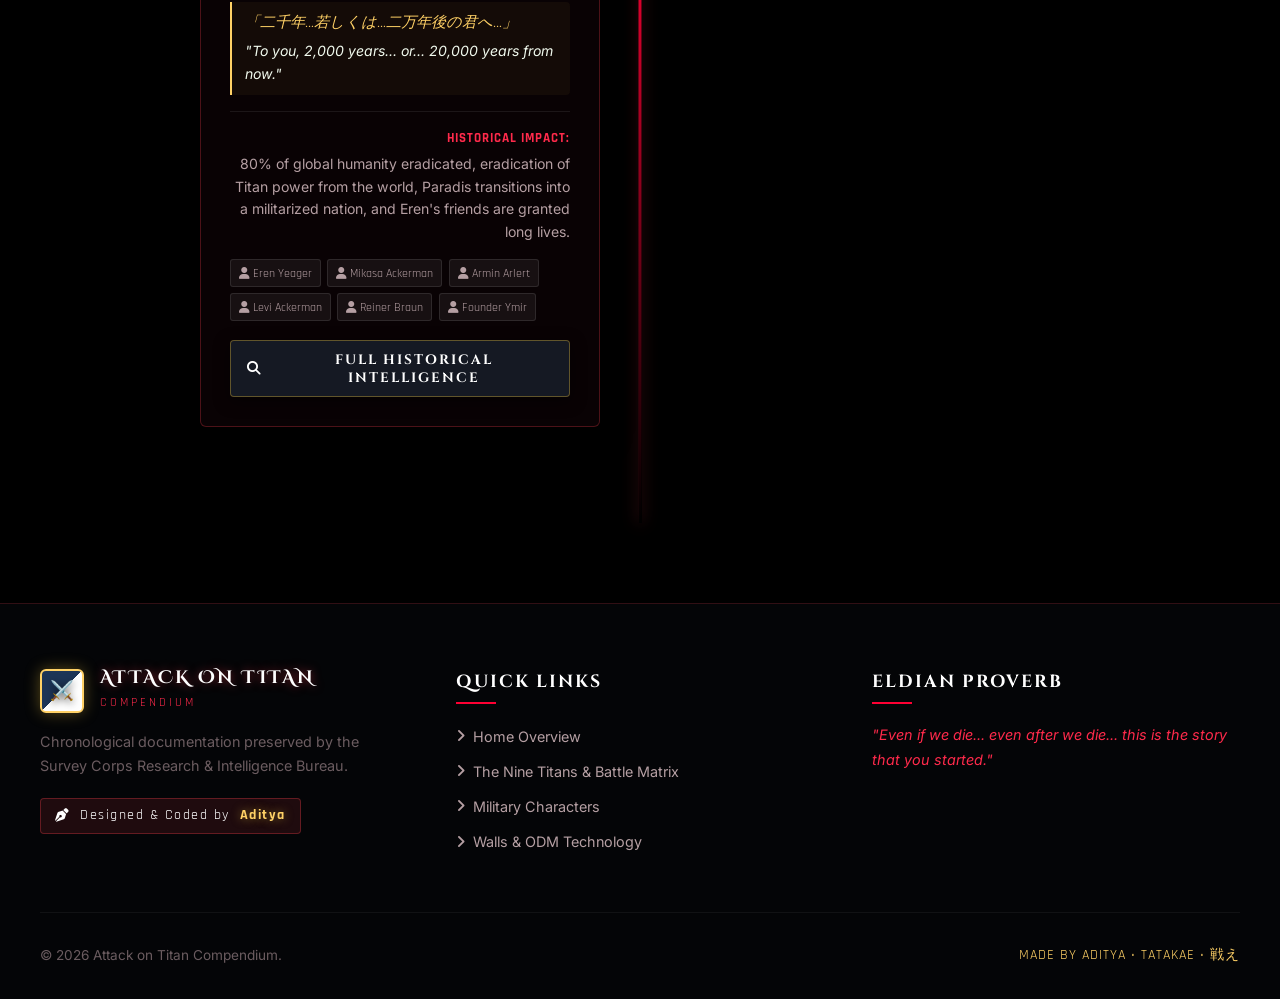
<file: timeline.html>
<!DOCTYPE html>
<html lang="en">
<head>
  <meta charset="UTF-8">
  <meta name="viewport" content="width=device-width, initial-scale=1.0">
  <title>Story Arcs, Paths & Timeline | Attack on Titan Compendium</title>
  <!-- Favicon -->
  <link rel="icon" type="image/svg+xml" href="favicon.svg">
  <link rel="apple-touch-icon" href="favicon.svg">
  <link rel="stylesheet" href="https://cdnjs.cloudflare.com/ajax/libs/font-awesome/6.4.0/css/all.min.css">
  <link rel="stylesheet" href="css/style.css">
  <link rel="stylesheet" href="css/components.css">
</head>
<body>
  <canvas id="bg-canvas"></canvas>

  <div class="app-container">
    <!-- Navigation Bar -->
    <nav class="navbar">
      <a href="index.html" class="brand">
        <div class="brand-emblem"></div>
        <div class="brand-text">
          <h1>Attack on Titan</h1>
          <span>Classified Archive</span>
        </div>
      </a>

      <ul class="nav-links">
        <li class="nav-item"><a href="index.html"><i class="fa-solid fa-house"></i> Home</a></li>
        <li class="nav-item"><a href="index.html#regiment-onboarding"><i class="fa-solid fa-award"></i> Join Regiment</a></li>
        <li class="nav-item"><a href="timeline.html" class="active"><i class="fa-solid fa-timeline"></i> Timeline & Paths</a></li>
        <li class="nav-item"><a href="titans.html"><i class="fa-solid fa-skull"></i> Titans & Battles</a></li>
        <li class="nav-item"><a href="characters.html"><i class="fa-solid fa-users"></i> Characters</a></li>
        <li class="nav-item"><a href="world.html"><i class="fa-solid fa-shield-halved"></i> World & Intel</a></li>
      </ul>

      <div class="nav-controls">
        <button class="mobile-menu-btn" id="mobile-menu-btn">
          <i class="fa-solid fa-bars"></i>
        </button>
      </div>
    </nav>

    <!-- Timeline Main Content -->
    <main class="section">
      <!-- FEATURE 1: INTERACTIVE "PATHS" (道) ANCESTRAL TREE VISUALIZER -->
      <div class="paths-section-container reveal-on-scroll">
        <div class="paths-header">
          <span class="section-tag" style="color: #00f5d4;"><i class="fa-solid fa-tree"></i> Metaphysical Coordinate Nexus</span>
          <h3>The Paths (道) • Ancestral Network</h3>
          <div class="section-divider" style="background: linear-gradient(90deg, transparent, #00f5d4, transparent);"></div>
          <p class="section-subtitle">
            An invisible spiritual dimension where all Eldians, Titan Shifters, and royal bloodlines connect across time and space. Click on Founder Ymir or any branch to inspect memories.
          </p>
        </div>

        <div class="paths-tree-canvas-box">
          <button class="paths-trunk-node" id="paths-trunk-btn">
            <i class="fa-solid fa-crown" style="color: #ffd166; margin-right: 0.5rem;"></i> Founder Ymir Fritz (The Coordinate Trunk)
          </button>

          <div class="paths-branches-grid" id="paths-branches-list">
            <!-- Rendered dynamically by app.js -->
          </div>
        </div>
      </div>

      <!-- FEATURE 7: "THE RUMBLING" GLOBAL IMPACT SIMULATOR -->
      <div class="rumbling-simulator-card reveal-on-scroll">
        <div class="section-header" style="margin-bottom: 2rem;">
          <span class="section-tag"><i class="fa-solid fa-volcano"></i> Cataclysmic March</span>
          <h2 class="section-title" style="font-size: 2rem;">The Rumbling Impact Simulator</h2>
          <div class="section-divider"></div>
          <p class="section-subtitle">
            Tactical simulation of the final march of millions of 50-meter Colossal Titans unhardened from the three walls of Paradis.
          </p>
        </div>

        <div class="rumbling-stats-row">
          <div class="rumbling-metric-box">
            <div class="rumbling-metric-val">Millions</div>
            <div class="rumbling-metric-label">50M Wall Titans</div>
          </div>
          <div class="rumbling-metric-box">
            <div class="rumbling-metric-val">80%</div>
            <div class="rumbling-metric-label">Global Humanity Annihilated</div>
          </div>
          <div class="rumbling-metric-box">
            <div class="rumbling-metric-val">50 km/h</div>
            <div class="rumbling-metric-label">Synchronized Trampling Speed</div>
          </div>
          <div class="rumbling-metric-box">
            <div class="rumbling-metric-val">600°C+</div>
            <div class="rumbling-metric-label">Ambient Thermal Steam Wave</div>
          </div>
        </div>

        <div class="rumbling-phases-timeline" id="rumbling-phases-box">
          <!-- Populated dynamically by app.js -->
        </div>
      </div>

      <!-- Section: 2,000-Year Narrative Timeline -->
      <div class="section-header reveal-on-scroll" style="margin-top: 5rem;">
        <span class="section-tag"><i class="fa-solid fa-hourglass-half"></i> Chronological Codex</span>
        <h2 class="section-title">2,000-Year Narrative Timeline</h2>
        <div class="section-divider"></div>
        <p class="section-subtitle">
          From the primeval bonding of Founder Ymir Fritz to the Fall of Shiganshina, the clandestine coup of the Scouts, and the apocalyptic conclusion of the Rumbling.
        </p>
      </div>

      <!-- Filter Bar -->
      <div class="filter-bar reveal-on-scroll stagger-1">
        <div class="filter-pills" style="margin: 0 auto;">
          <button class="filter-btn active" data-era="all">All Eras</button>
          <button class="filter-btn" data-era="ancient">Ancient Origin</button>
          <button class="filter-btn" data-era="pre-fall">Great Titan War</button>
          <button class="filter-btn" data-era="paradis">Paradis Island (845-850)</button>
          <button class="filter-btn" data-era="marley">Final War & Rumbling (854)</button>
        </div>
      </div>

      <!-- Interactive Timeline Stream -->
      <div class="timeline-container" id="timeline-feed">
        <!-- Injected dynamically by app.js with scroll trigger animations -->
      </div>
    </main>

    <!-- Footer -->
    <footer class="footer">
      <div class="footer-content">
        <div class="footer-col">
          <div class="brand" style="margin-bottom: 1rem;">
            <div class="brand-emblem"></div>
            <div class="brand-text">
              <h1>Attack on Titan</h1>
              <span>Compendium</span>
            </div>
          </div>
          <p>
            Chronological documentation preserved by the Survey Corps Research & Intelligence Bureau.
          </p>
          <div style="margin-top: 1.2rem;">
            <span class="footer-creator-signature">
              <i class="fa-solid fa-pen-nib"></i> Designed & Coded by <strong>Aditya</strong>
            </span>
          </div>
        </div>

        <div class="footer-col">
          <h3>Quick Links</h3>
          <ul class="footer-links">
            <li><a href="index.html"><i class="fa-solid fa-angle-right"></i> Home Overview</a></li>
            <li><a href="titans.html"><i class="fa-solid fa-angle-right"></i> The Nine Titans & Battle Matrix</a></li>
            <li><a href="characters.html"><i class="fa-solid fa-angle-right"></i> Military Characters</a></li>
            <li><a href="world.html"><i class="fa-solid fa-angle-right"></i> Walls & ODM Technology</a></li>
          </ul>
        </div>

        <div class="footer-col">
          <h3>Eldian Proverb</h3>
          <p style="font-style: italic; color: var(--text-highlight);">
            "Even if we die... even after we die... this is the story that you started."
          </p>
        </div>
      </div>

      <div class="footer-bottom">
        <span>&copy; 2026 Attack on Titan Compendium.</span>
        <span class="tribute">MADE BY ADITYA • TATAKAE • 戦え</span>
      </div>
    </footer>
  </div>

  <script src="js/data.js"></script>
  <script src="js/particles.js"></script>
  <script src="js/app.js"></script>
</body>
</html>
</file>
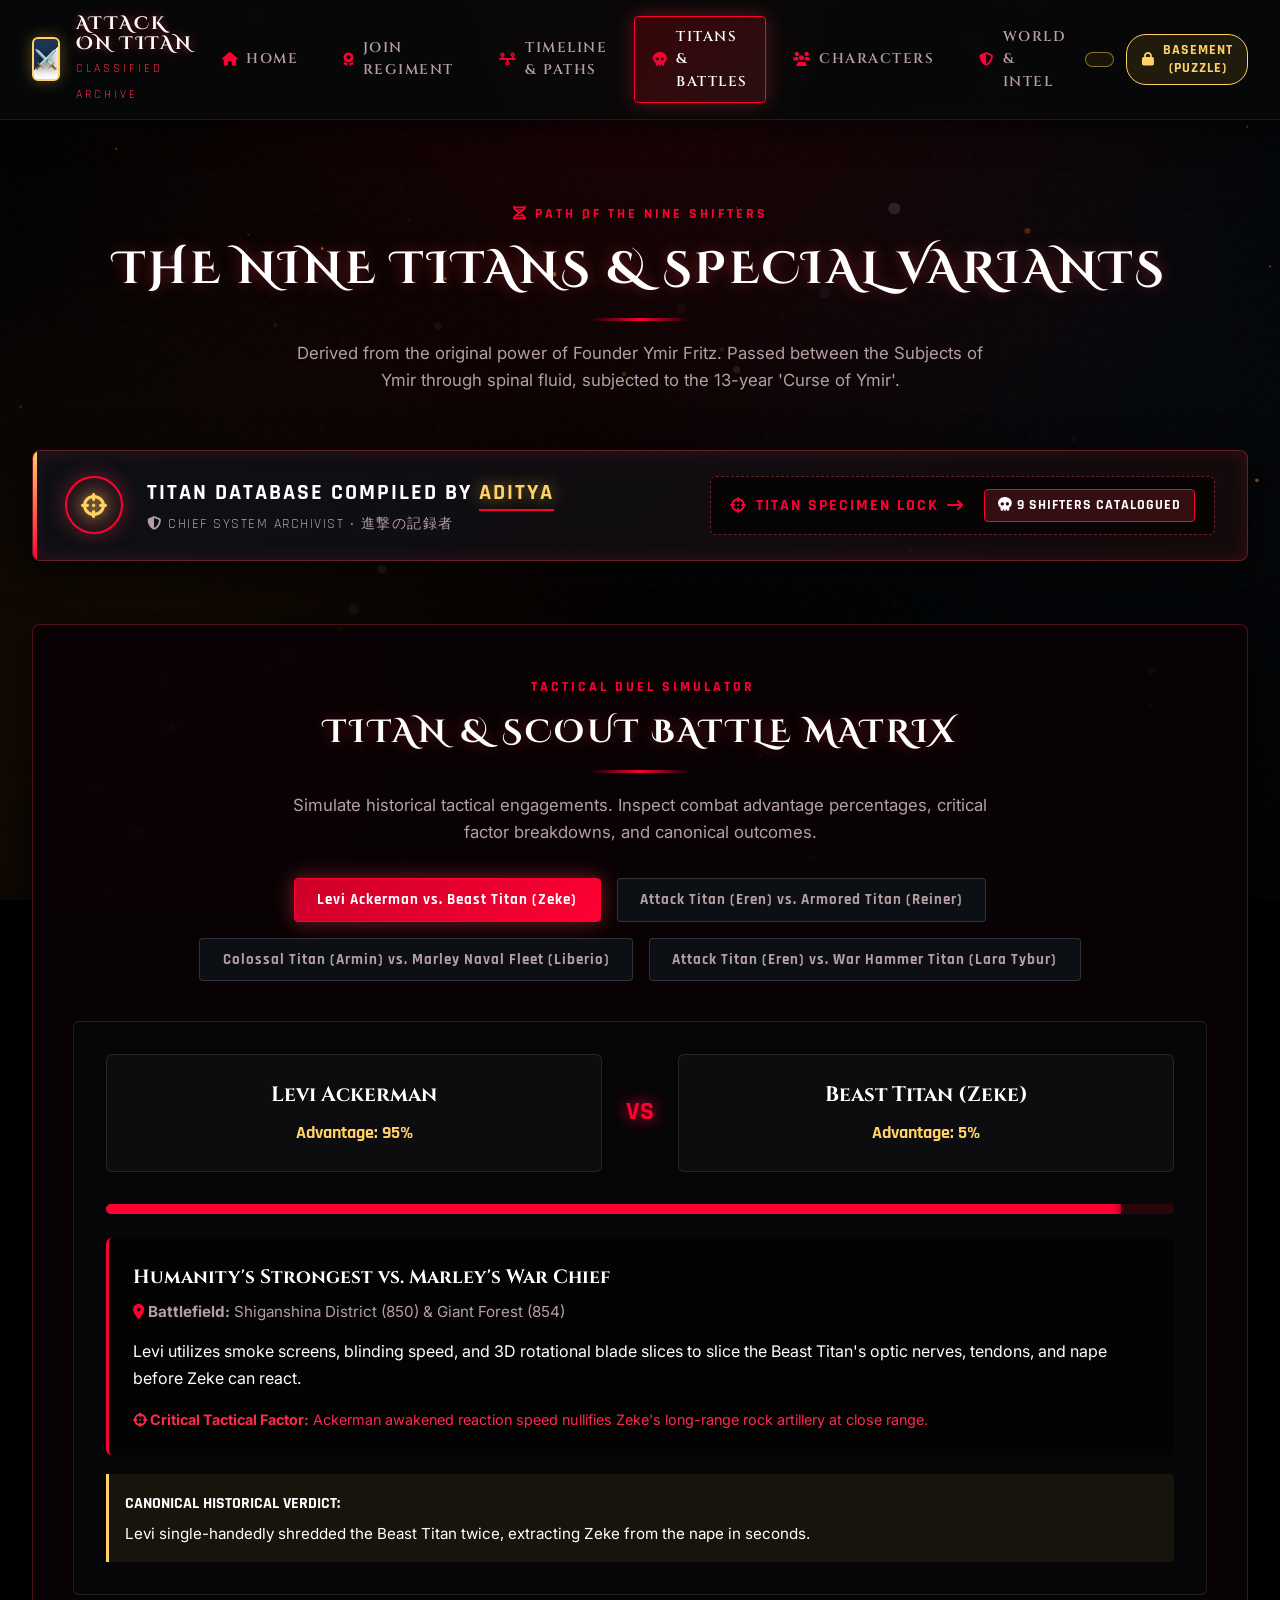
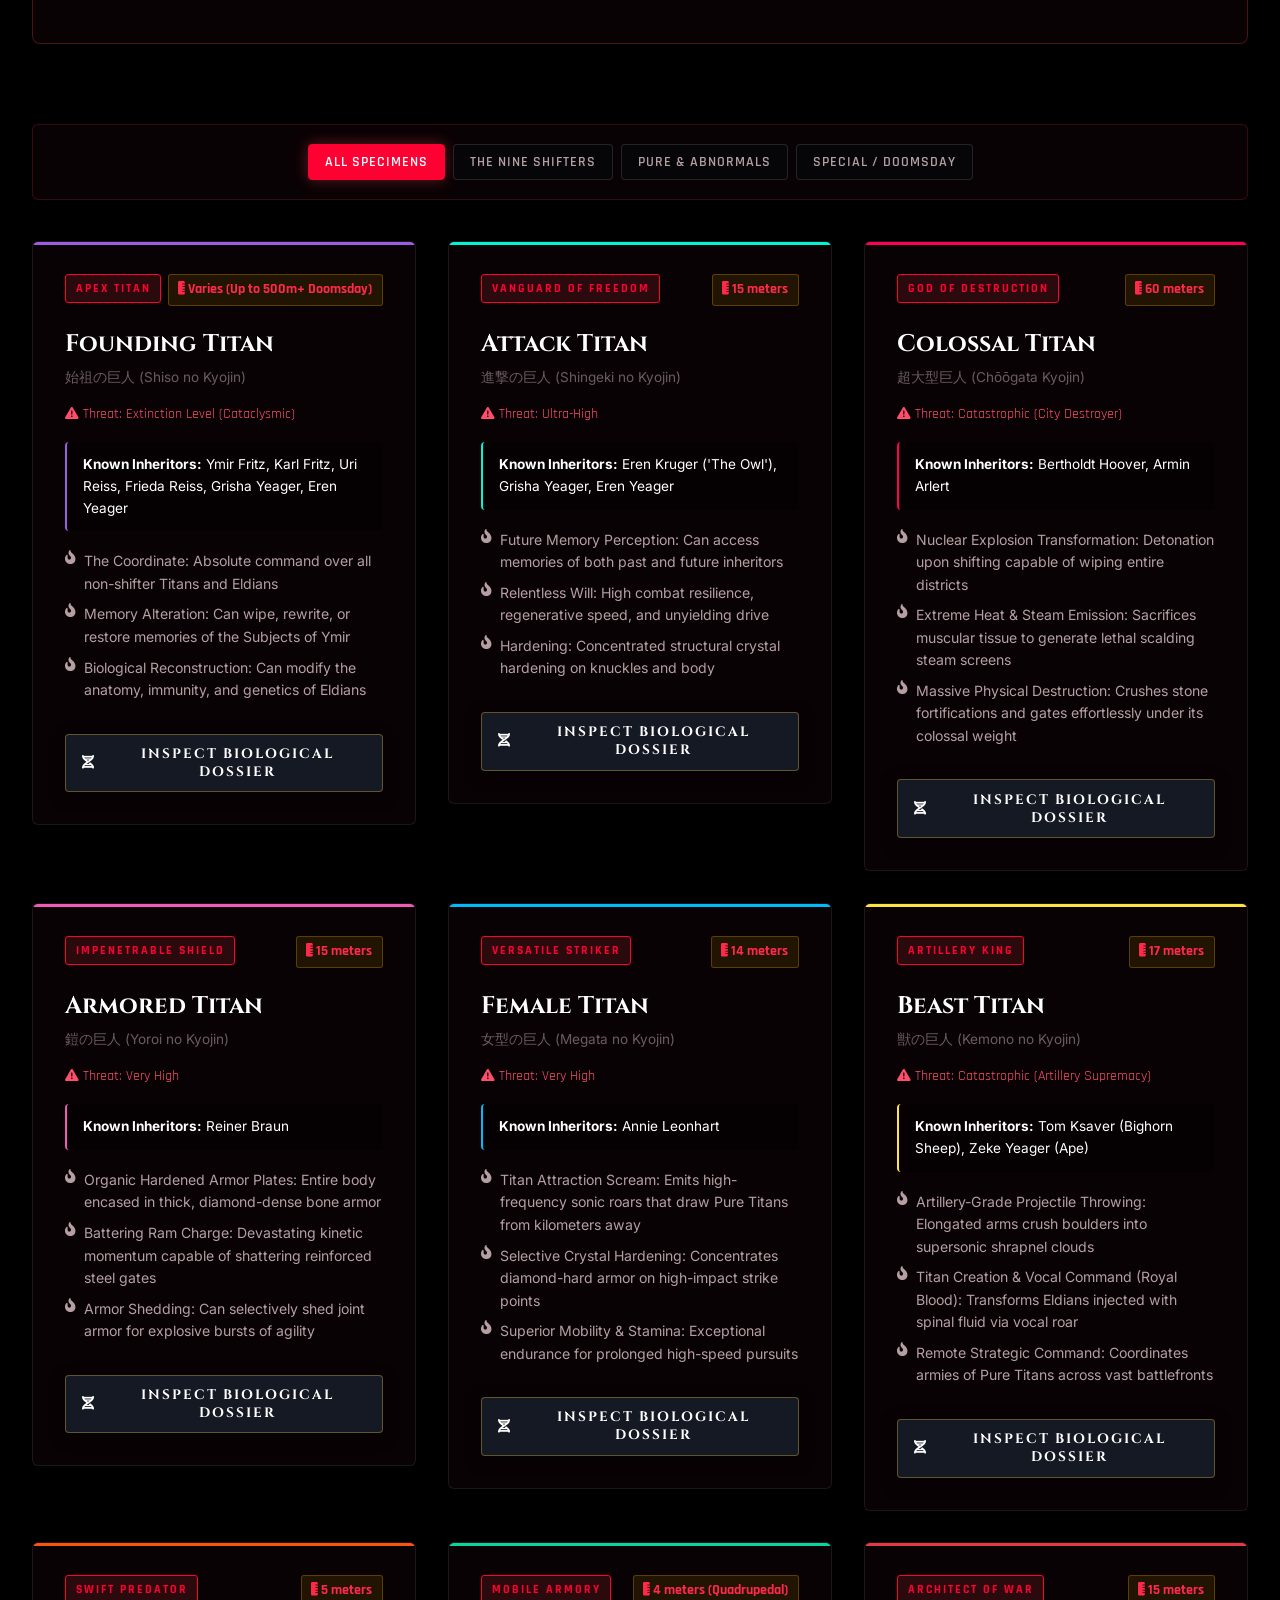
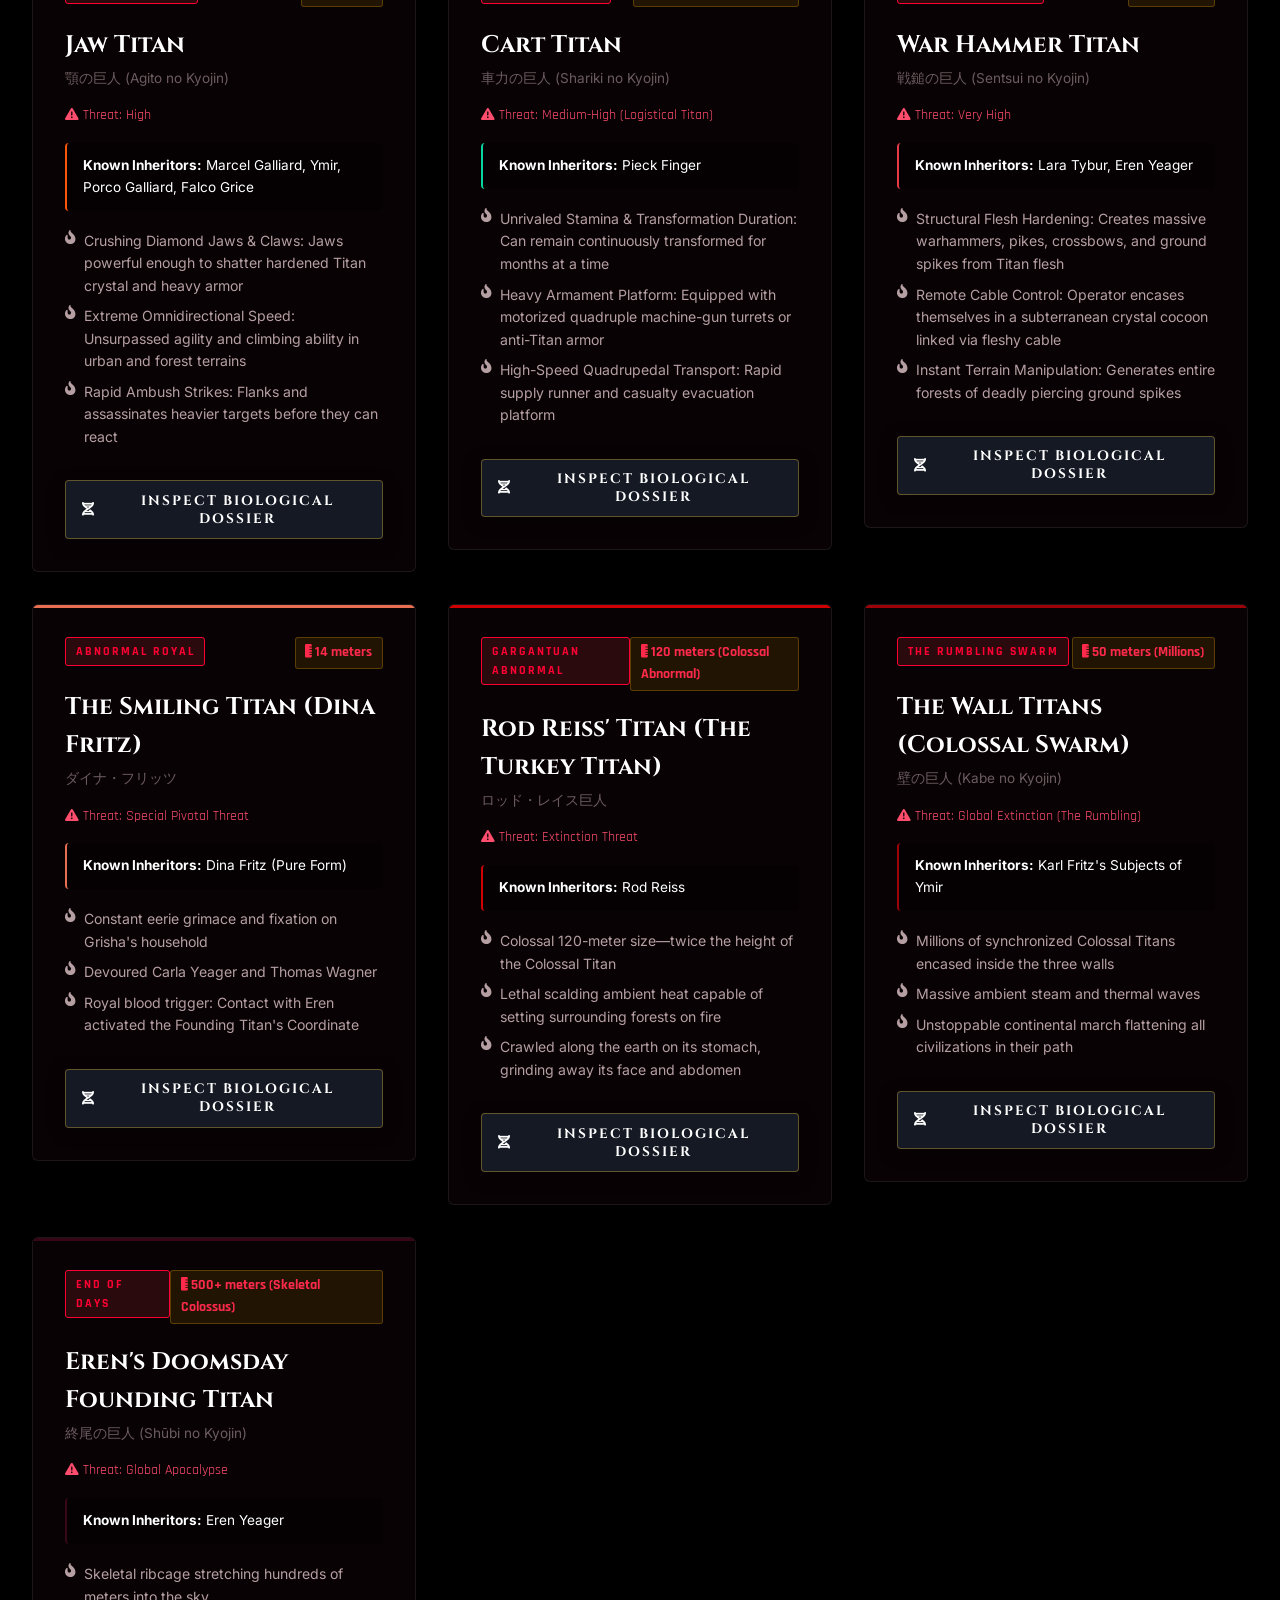
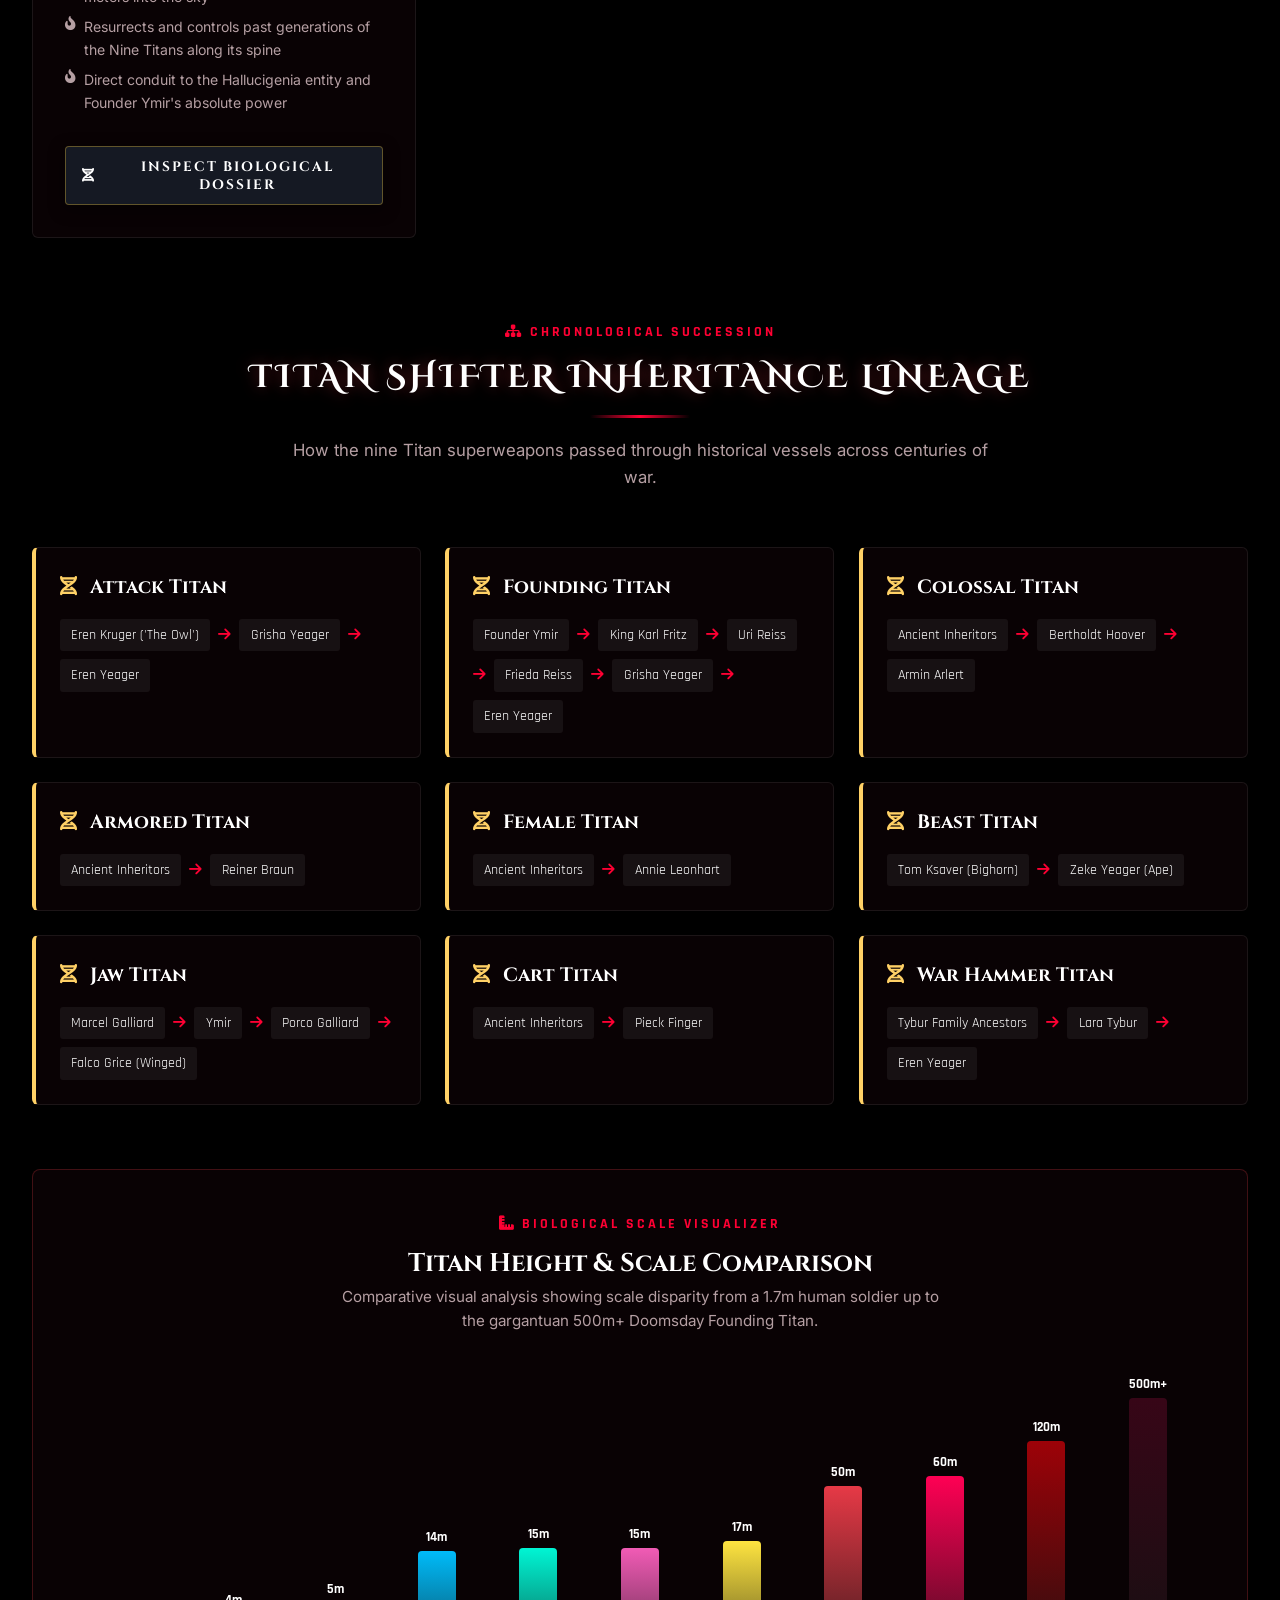
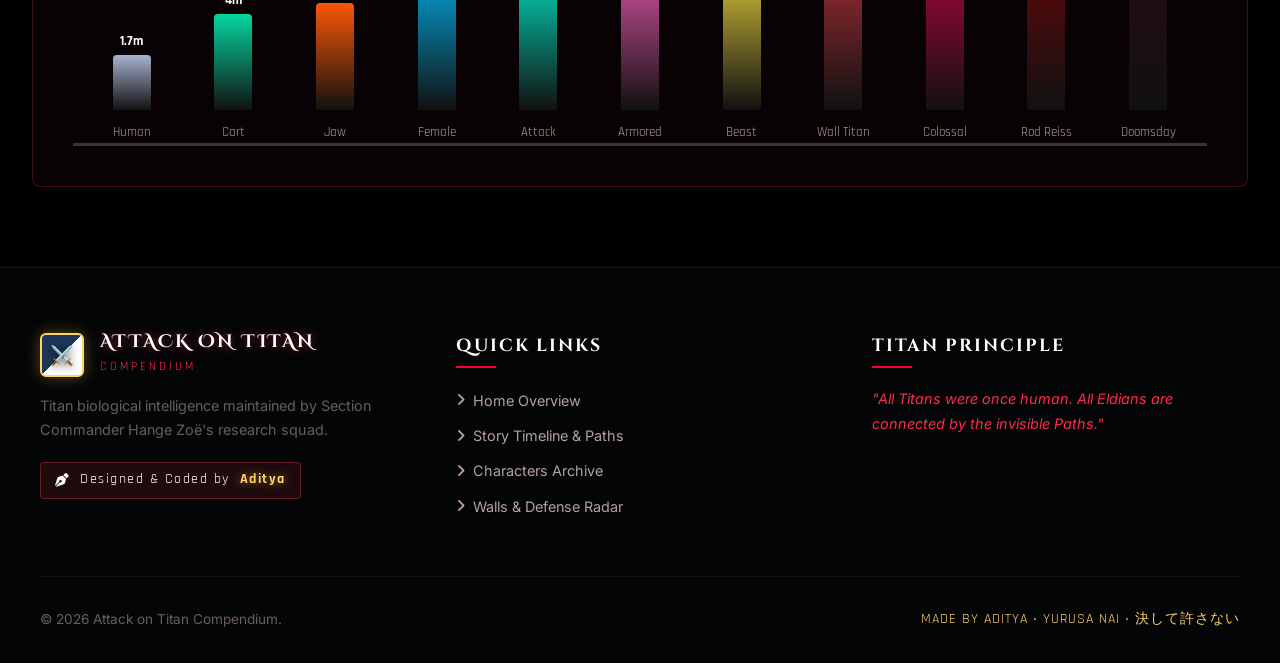
<file: titans.html>
<!DOCTYPE html>
<html lang="en">
<head>
  <meta charset="UTF-8">
  <meta name="viewport" content="width=device-width, initial-scale=1.0">
  <title>The Nine Titan Shifters & Battle Matrix | Attack on Titan Compendium</title>
  <!-- Favicon -->
  <link rel="icon" type="image/svg+xml" href="favicon.svg">
  <link rel="apple-touch-icon" href="favicon.svg">
  <link rel="stylesheet" href="https://cdnjs.cloudflare.com/ajax/libs/font-awesome/6.4.0/css/all.min.css">
  <link rel="stylesheet" href="css/style.css">
  <link rel="stylesheet" href="css/components.css">
</head>
<body>
  <canvas id="bg-canvas"></canvas>

  <div class="app-container">
    <!-- Navigation Bar -->
    <nav class="navbar">
      <a href="index.html" class="brand">
        <div class="brand-emblem"></div>
        <div class="brand-text">
          <h1>Attack on Titan</h1>
          <span>Classified Archive</span>
        </div>
      </a>

      <ul class="nav-links">
        <li class="nav-item"><a href="index.html"><i class="fa-solid fa-house"></i> Home</a></li>
        <li class="nav-item"><a href="index.html#regiment-onboarding"><i class="fa-solid fa-award"></i> Join Regiment</a></li>
        <li class="nav-item"><a href="timeline.html"><i class="fa-solid fa-timeline"></i> Timeline & Paths</a></li>
        <li class="nav-item"><a href="titans.html" class="active"><i class="fa-solid fa-skull"></i> Titans & Battles</a></li>
        <li class="nav-item"><a href="characters.html"><i class="fa-solid fa-users"></i> Characters</a></li>
        <li class="nav-item"><a href="world.html"><i class="fa-solid fa-shield-halved"></i> World & Intel</a></li>
      </ul>

      <div class="nav-controls">
        <button class="mobile-menu-btn" id="mobile-menu-btn">
          <i class="fa-solid fa-bars"></i>
        </button>
      </div>
    </nav>

    <!-- Main Content -->
    <main class="section">
      <div class="section-header reveal-on-scroll">
        <span class="section-tag"><i class="fa-solid fa-dna"></i> Path of the Nine Shifters</span>
        <h2 class="section-title">The Nine Titans & Special Variants</h2>
        <div class="section-divider"></div>
        <p class="section-subtitle">
          Derived from the original power of Founder Ymir Fritz. Passed between the Subjects of Ymir through spinal fluid, subjected to the 13-year 'Curse of Ymir'.
        </p>
      </div>

      <!-- Stylish "Made by Aditya" Tactical HUD Banner -->
      <div class="creator-tactical-banner reveal-on-scroll">
        <div class="creator-left-info">
          <div class="creator-reticle-icon">
            <i class="fa-solid fa-crosshairs"></i>
          </div>
          <div class="creator-text-block">
            <h3>TITAN DATABASE COMPILED BY <span class="highlight-aditya">ADITYA</span></h3>
            <p><i class="fa-solid fa-shield-halved"></i> CHIEF SYSTEM ARCHIVIST • 進撃の記録者</p>
          </div>
        </div>

        <div class="creator-target-indicator">
          <div class="titan-pointer-arrow">
            <i class="fa-solid fa-crosshairs"></i> TITAN SPECIMEN LOCK <i class="fa-solid fa-arrow-right-long"></i>
          </div>
          <div class="target-titan-badge">
            <i class="fa-solid fa-skull"></i> 9 SHIFTERS CATALOGUED
          </div>
        </div>
      </div>

      <!-- FEATURE 2: BATTLE MATCHUP SIMULATOR ("BATTLE MATRIX") -->
      <div class="battle-matrix-section reveal-on-scroll">
        <div class="section-header" style="margin-bottom: 2rem;">
          <span class="section-tag"><i class="fa-solid fa-swords"></i> Tactical Duel Simulator</span>
          <h2 class="section-title" style="font-size: 2rem;">Titan & Scout Battle Matrix</h2>
          <div class="section-divider"></div>
          <p class="section-subtitle">
            Simulate historical tactical engagements. Inspect combat advantage percentages, critical factor breakdowns, and canonical outcomes.
          </p>
        </div>

        <div class="matrix-duel-selector" id="battle-duel-selector">
          <!-- Populated dynamically by app.js -->
        </div>

        <div class="battle-arena-display" id="battle-arena-content">
          <!-- Populated dynamically by app.js -->
        </div>
      </div>

      <!-- Filter Bar -->
      <div class="filter-bar reveal-on-scroll stagger-1" style="margin-top: 5rem;">
        <div class="filter-pills" style="margin: 0 auto;">
          <button class="filter-btn active" data-category="all">All Specimens</button>
          <button class="filter-btn" data-category="nine">The Nine Shifters</button>
          <button class="filter-btn" data-category="pure">Pure & Abnormals</button>
          <button class="filter-btn" data-category="special">Special / Doomsday</button>
        </div>
      </div>

      <!-- Titans Cards Grid -->
      <div class="cards-grid" id="titans-grid">
        <!-- Rendered dynamically by app.js with scroll trigger animations -->
      </div>

      <!-- FEATURE 5: SHIFTER LINEAGE & INHERITANCE FLOWCHART -->
      <div class="section-header reveal-on-scroll" style="margin-top: 5rem;">
        <span class="section-tag"><i class="fa-solid fa-sitemap"></i> Chronological Succession</span>
        <h2 class="section-title" style="font-size: 2rem;">Titan Shifter Inheritance Lineage</h2>
        <div class="section-divider"></div>
        <p class="section-subtitle">
          How the nine Titan superweapons passed through historical vessels across centuries of war.
        </p>
      </div>

      <div class="lineage-grid" id="shifter-lineage-grid">
        <!-- Rendered dynamically by app.js -->
      </div>

      <!-- Interactive Height Comparison Section -->
      <div class="height-comparator-section reveal-on-scroll">
        <div class="comparator-header" style="text-align: center; margin-bottom: 2rem;">
          <span class="section-tag"><i class="fa-solid fa-ruler-combined"></i> Biological Scale Visualizer</span>
          <h3 style="font-family: var(--font-heading); color: #fff; font-size: 1.6rem;">Titan Height & Scale Comparison</h3>
          <p style="color: var(--text-secondary); max-width: 600px; margin: 0 auto; font-size: 0.95rem;">
            Comparative visual analysis showing scale disparity from a 1.7m human soldier up to the gargantuan 500m+ Doomsday Founding Titan.
          </p>
        </div>

        <div class="comparator-chart" id="height-comparator-bars">
          <!-- Rendered dynamically by app.js -->
        </div>
      </div>
    </main>

    <!-- Footer -->
    <footer class="footer">
      <div class="footer-content">
        <div class="footer-col">
          <div class="brand" style="margin-bottom: 1rem;">
            <div class="brand-emblem"></div>
            <div class="brand-text">
              <h1>Attack on Titan</h1>
              <span>Compendium</span>
            </div>
          </div>
          <p>
            Titan biological intelligence maintained by Section Commander Hange Zoë's research squad.
          </p>
          <div style="margin-top: 1.2rem;">
            <span class="footer-creator-signature">
              <i class="fa-solid fa-pen-nib"></i> Designed & Coded by <strong>Aditya</strong>
            </span>
          </div>
        </div>

        <div class="footer-col">
          <h3>Quick Links</h3>
          <ul class="footer-links">
            <li><a href="index.html"><i class="fa-solid fa-angle-right"></i> Home Overview</a></li>
            <li><a href="timeline.html"><i class="fa-solid fa-angle-right"></i> Story Timeline & Paths</a></li>
            <li><a href="characters.html"><i class="fa-solid fa-angle-right"></i> Characters Archive</a></li>
            <li><a href="world.html"><i class="fa-solid fa-angle-right"></i> Walls & Defense Radar</a></li>
          </ul>
        </div>

        <div class="footer-col">
          <h3>Titan Principle</h3>
          <p style="font-style: italic; color: var(--text-highlight);">
            "All Titans were once human. All Eldians are connected by the invisible Paths."
          </p>
        </div>
      </div>

      <div class="footer-bottom">
        <span>&copy; 2026 Attack on Titan Compendium.</span>
        <span class="tribute">MADE BY ADITYA • YURUSA NAI • 決して許さない</span>
      </div>
    </footer>
  </div>

  <script src="js/data.js"></script>
  <script src="js/particles.js"></script>
  <script src="js/app.js"></script>
</body>
</html>
</file>
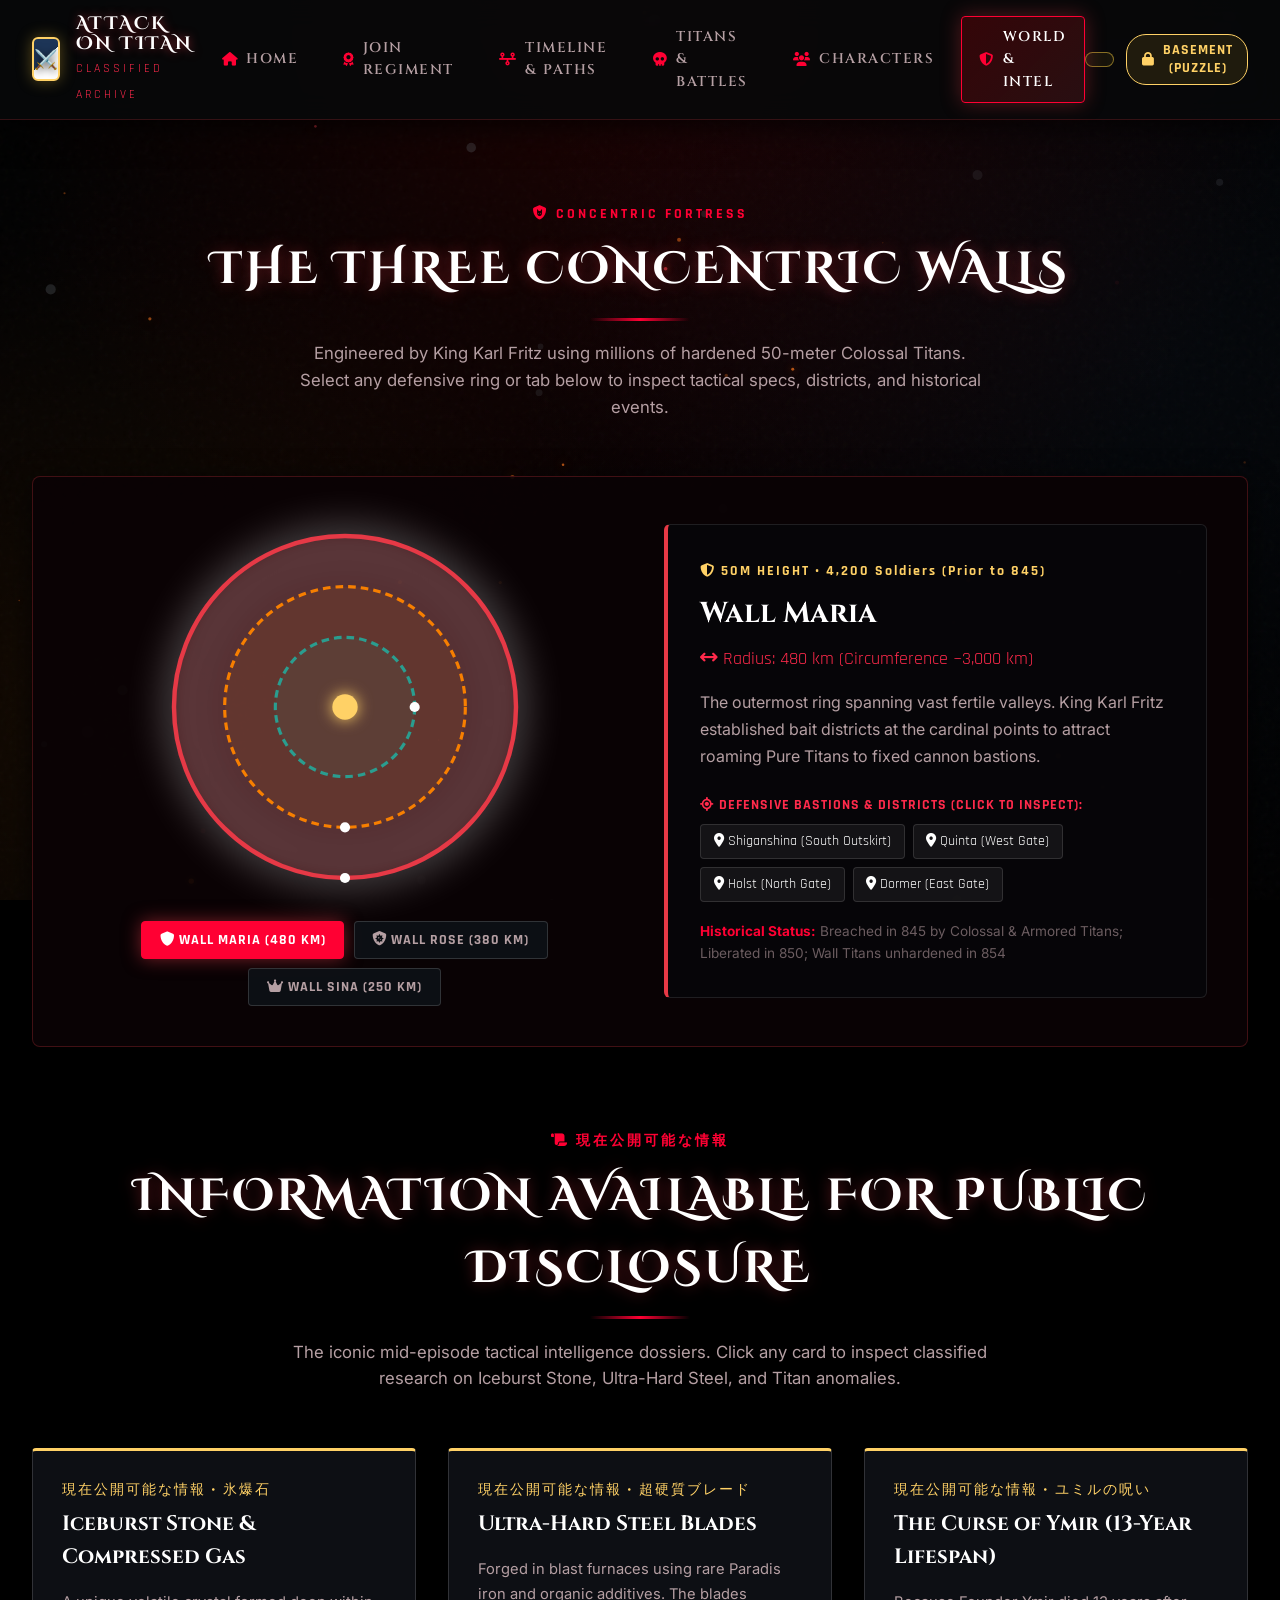
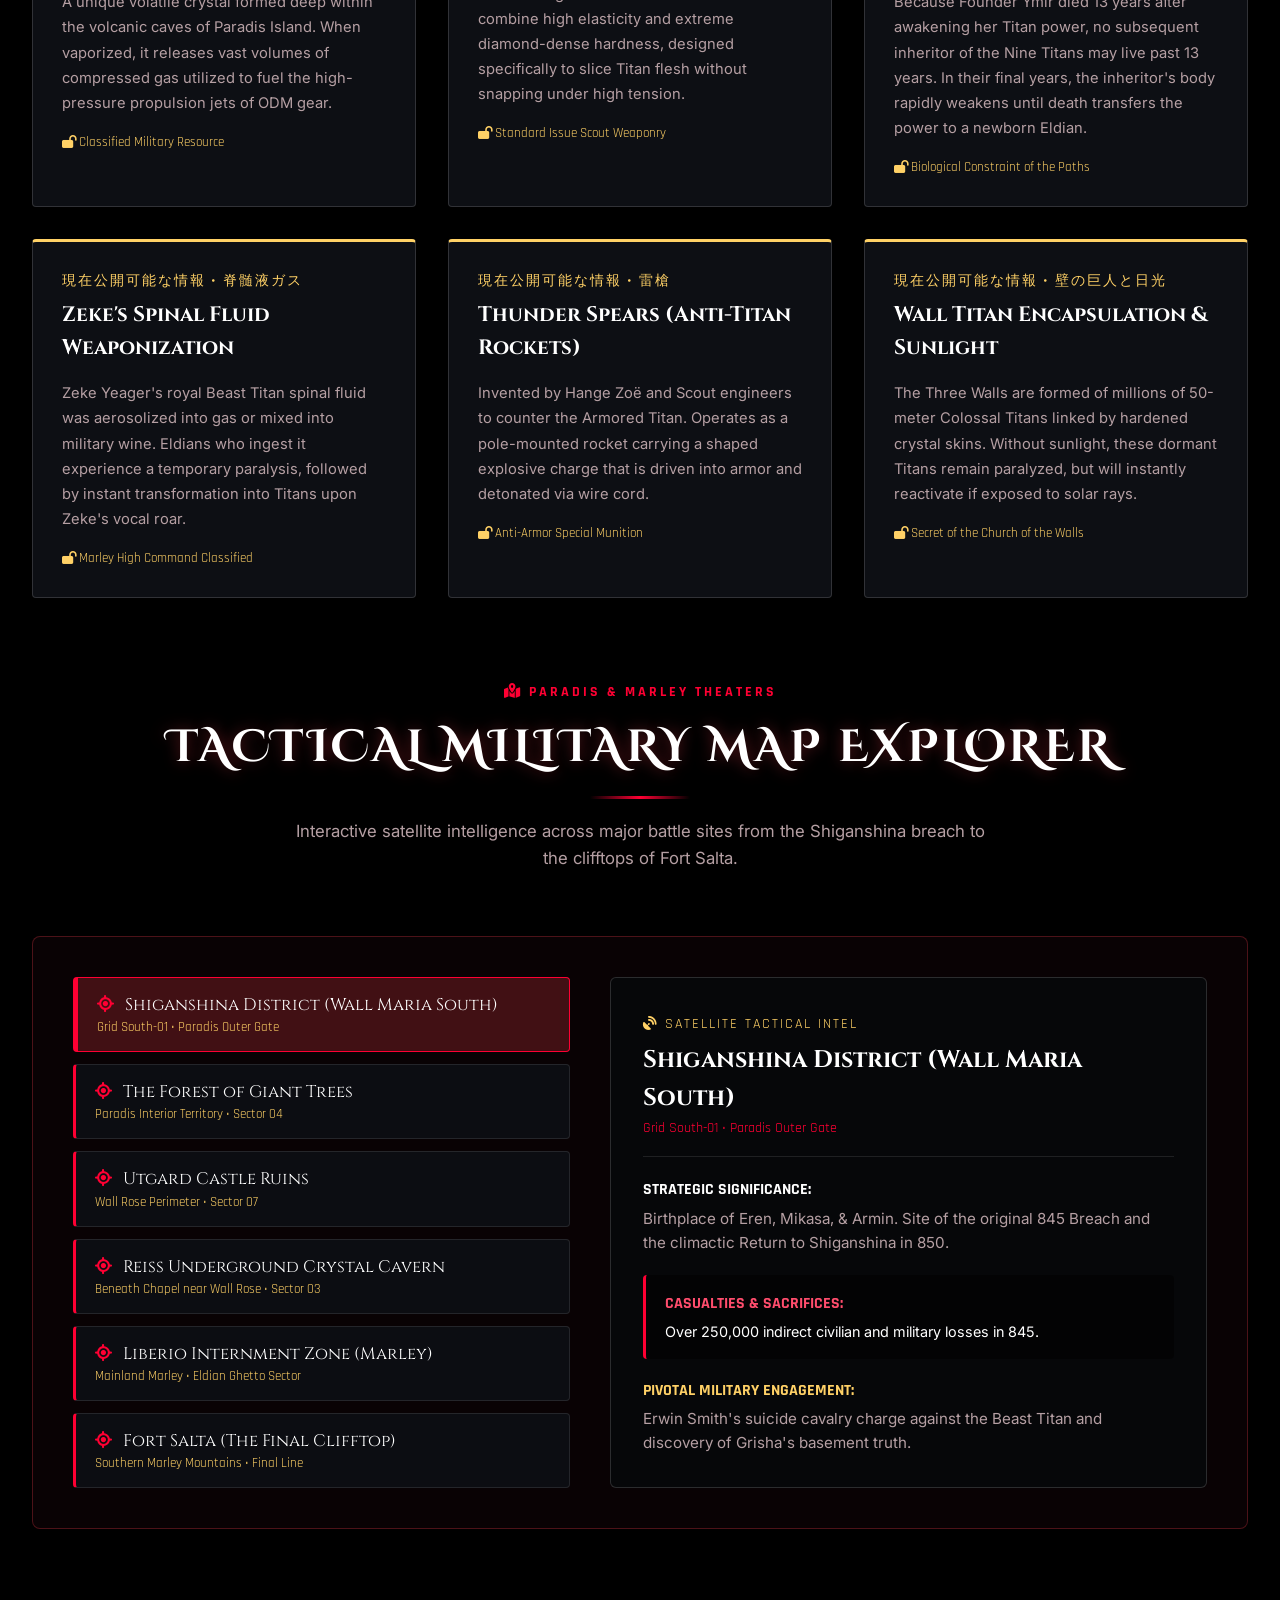
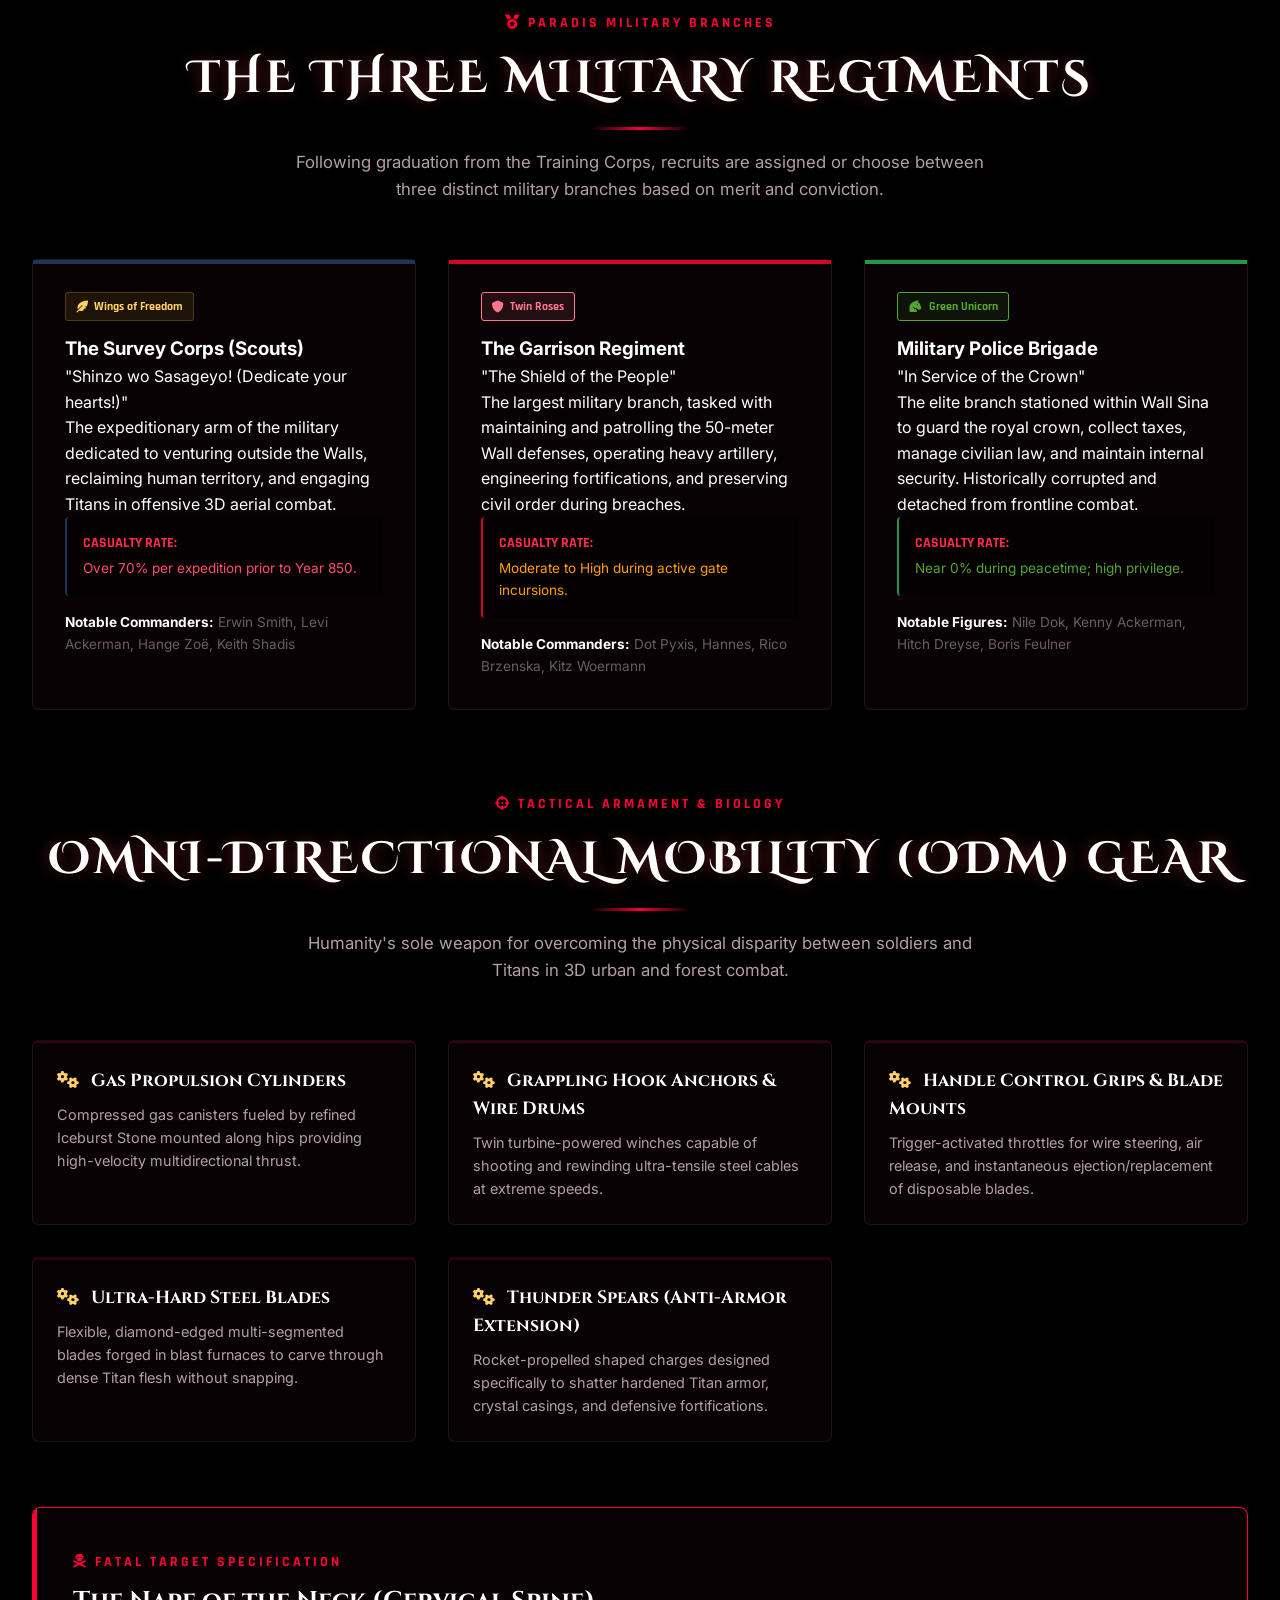
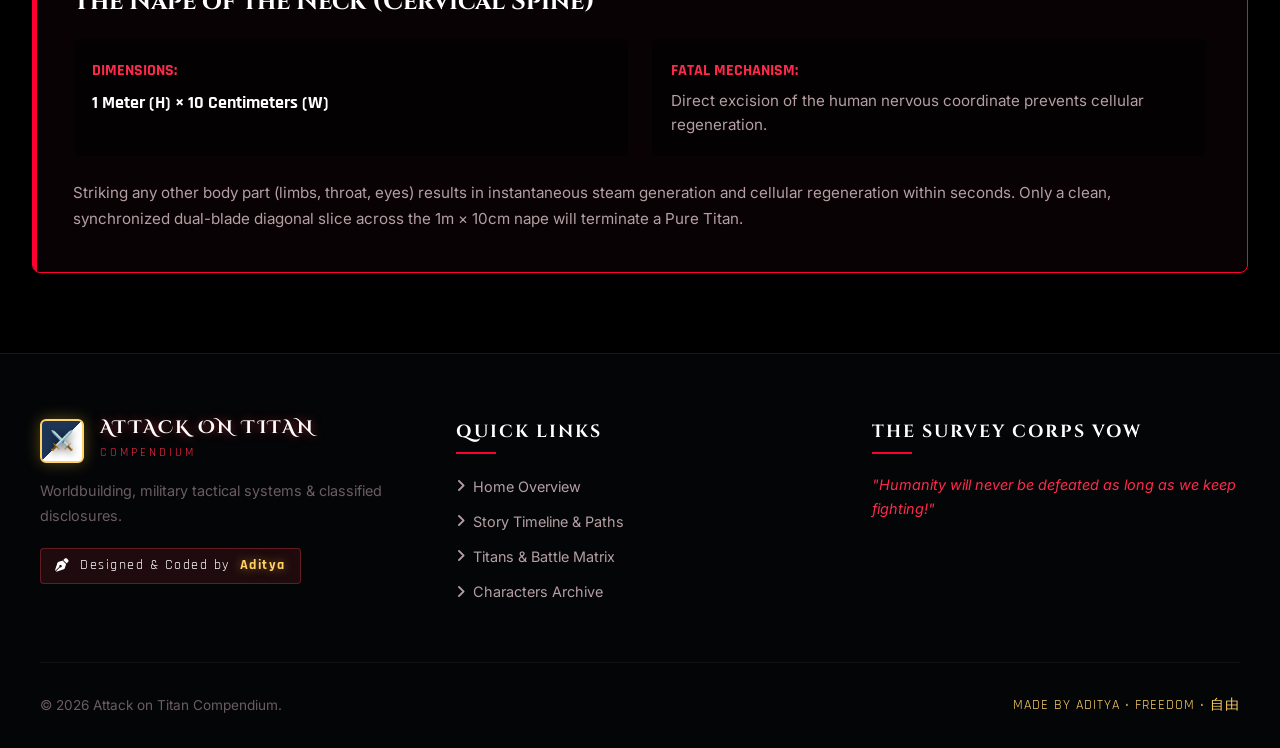
<file: world.html>
<!DOCTYPE html>
<html lang="en">
<head>
  <meta charset="UTF-8">
  <meta name="viewport" content="width=device-width, initial-scale=1.0">
  <title>Worldbuilding & Military Regiments | Attack on Titan Compendium</title>
  <!-- Favicon -->
  <link rel="icon" type="image/svg+xml" href="favicon.svg">
  <link rel="apple-touch-icon" href="favicon.svg">
  <link rel="stylesheet" href="https://cdnjs.cloudflare.com/ajax/libs/font-awesome/6.4.0/css/all.min.css">
  <link rel="stylesheet" href="css/style.css">
  <link rel="stylesheet" href="css/components.css">
</head>
<body>
  <canvas id="bg-canvas"></canvas>

  <div class="app-container">
    <!-- Navigation Bar -->
    <nav class="navbar">
      <a href="index.html" class="brand">
        <div class="brand-emblem"></div>
        <div class="brand-text">
          <h1>Attack on Titan</h1>
          <span>Classified Archive</span>
        </div>
      </a>

      <ul class="nav-links">
        <li class="nav-item"><a href="index.html"><i class="fa-solid fa-house"></i> Home</a></li>
        <li class="nav-item"><a href="index.html#regiment-onboarding"><i class="fa-solid fa-award"></i> Join Regiment</a></li>
        <li class="nav-item"><a href="timeline.html"><i class="fa-solid fa-timeline"></i> Timeline & Paths</a></li>
        <li class="nav-item"><a href="titans.html"><i class="fa-solid fa-skull"></i> Titans & Battles</a></li>
        <li class="nav-item"><a href="characters.html"><i class="fa-solid fa-users"></i> Characters</a></li>
        <li class="nav-item"><a href="world.html" class="active"><i class="fa-solid fa-shield-halved"></i> World & Intel</a></li>
      </ul>

      <div class="nav-controls">
        <button class="mobile-menu-btn" id="mobile-menu-btn">
          <i class="fa-solid fa-bars"></i>
        </button>
      </div>
    </nav>

    <!-- Worldbuilding Main Content -->
    <main class="section">
      <!-- Section 1: The Three Walls (Fixed High Precision Radar) -->
      <div class="section-header reveal-on-scroll">
        <span class="section-tag"><i class="fa-solid fa-shield-cat"></i> Concentric Fortress</span>
        <h2 class="section-title">The Three Concentric Walls</h2>
        <div class="section-divider"></div>
        <p class="section-subtitle">
          Engineered by King Karl Fritz using millions of hardened 50-meter Colossal Titans. Select any defensive ring or tab below to inspect tactical specs, districts, and historical events.
        </p>
      </div>

      <div class="walls-visualizer-container reveal-on-scroll stagger-1">
        <div class="radar-interactive-box">
          <div class="radar-svg-wrapper">
            <svg class="radar-svg" viewBox="0 0 300 300">
              <!-- Wall Maria Outer Ring -->
              <circle class="radar-ring active" data-wall="wall-maria" cx="150" cy="150" r="135" stroke="#e63946" stroke-width="2.5" fill="#e63946" />
              <!-- Wall Rose Middle Ring -->
              <circle class="radar-ring" data-wall="wall-rose" cx="150" cy="150" r="95" stroke="#f77f00" stroke-width="2.5" fill="#f77f00" />
              <!-- Wall Sina Inner Ring -->
              <circle class="radar-ring" data-wall="wall-sina" cx="150" cy="150" r="55" stroke="#2a9d8f" stroke-width="2.5" fill="#2a9d8f" />
              
              <!-- Mitras Center Core -->
              <circle cx="150" cy="150" r="10" fill="#ffd166" filter="drop-shadow(0 0 6px #ffd166)" />
              
              <!-- District Markers -->
              <circle class="radar-district-dot" cx="150" cy="285" r="4" fill="#fff" title="Shiganshina District" />
              <circle class="radar-district-dot" cx="150" cy="245" r="4" fill="#fff" title="Trost District" />
              <circle class="radar-district-dot" cx="205" cy="150" r="4" fill="#fff" title="Stohess District" />
            </svg>
          </div>

          <div class="wall-selector-tabs">
            <button class="wall-tab-btn active" data-wall="wall-maria"><i class="fa-solid fa-shield"></i> Wall Maria (480 km)</button>
            <button class="wall-tab-btn" data-wall="wall-rose"><i class="fa-solid fa-shield-virus"></i> Wall Rose (380 km)</button>
            <button class="wall-tab-btn" data-wall="wall-sina"><i class="fa-solid fa-crown"></i> Wall Sina (250 km)</button>
          </div>
        </div>

        <div class="wall-info-display" id="wall-radar-info">
          <!-- Populated dynamically by app.js -->
        </div>
      </div>

      <!-- FEATURE 3: INFORMATION AVAILABLE FOR PUBLIC DISCLOSURE (MID-EPISODE CARDS) -->
      <div class="section-header reveal-on-scroll" style="margin-top: 5rem;">
        <span class="section-tag"><i class="fa-solid fa-scroll"></i> 現在公開可能な情報</span>
        <h2 class="section-title">Information Available for Public Disclosure</h2>
        <div class="section-divider"></div>
        <p class="section-subtitle">
          The iconic mid-episode tactical intelligence dossiers. Click any card to inspect classified research on Iceburst Stone, Ultra-Hard Steel, and Titan anomalies.
        </p>
      </div>

      <div class="disclosure-grid" id="public-disclosure-grid">
        <!-- Rendered dynamically by app.js -->
      </div>

      <!-- FEATURE 4: TACTICAL MAP EXPLORER -->
      <div class="section-header reveal-on-scroll" style="margin-top: 5rem;">
        <span class="section-tag"><i class="fa-solid fa-map-location-dot"></i> Paradis & Marley Theaters</span>
        <h2 class="section-title">Tactical Military Map Explorer</h2>
        <div class="section-divider"></div>
        <p class="section-subtitle">
          Interactive satellite intelligence across major battle sites from the Shiganshina breach to the clifftops of Fort Salta.
        </p>
      </div>

      <div class="tactical-map-container reveal-on-scroll stagger-1">
        <div class="tactical-pins-list" id="tactical-pins-list">
          <!-- Rendered dynamically by app.js -->
        </div>
        <div class="tactical-intel-screen" id="tactical-screen-content">
          <!-- Populated dynamically by app.js -->
        </div>
      </div>

      <!-- Section 2: Military Regiments -->
      <div class="section-header reveal-on-scroll" style="margin-top: 5rem;">
        <span class="section-tag"><i class="fa-solid fa-medal"></i> Paradis Military Branches</span>
        <h2 class="section-title">The Three Military Regiments</h2>
        <div class="section-divider"></div>
        <p class="section-subtitle">
          Following graduation from the Training Corps, recruits are assigned or choose between three distinct military branches based on merit and conviction.
        </p>
      </div>

      <div class="cards-grid" style="margin-bottom: 4rem;">
        <!-- Survey Corps -->
        <div class="regiment-card reveal-on-scroll stagger-1" style="--regiment-color: #1d3557;">
          <span class="character-badge-ribbon"><i class="fa-solid fa-feather-pointed"></i> Wings of Freedom</span>
          <h3 class="regiment-name">The Survey Corps (Scouts)</h3>
          <div class="regiment-motto">"Shinzo wo Sasageyo! (Dedicate your hearts!)"</div>
          <p class="regiment-duty">
            The expeditionary arm of the military dedicated to venturing outside the Walls, reclaiming human territory, and engaging Titans in offensive 3D aerial combat.
          </p>
          <div style="background: rgba(0,0,0,0.4); padding: 1rem; border-radius: 4px; border-left: 2px solid #1d3557; margin-bottom: 1rem;">
            <strong style="color: var(--text-highlight); font-family: var(--font-tech); font-size: 0.85rem; text-transform: uppercase; display: block; margin-bottom: 0.2rem;">Casualty Rate:</strong>
            <p style="font-size: 0.85rem; color: #ff4d6d;">Over 70% per expedition prior to Year 850.</p>
          </div>
          <div style="font-size: 0.85rem; color: var(--text-muted);">
            <strong style="color: #fff;">Notable Commanders:</strong> Erwin Smith, Levi Ackerman, Hange Zoë, Keith Shadis
          </div>
        </div>

        <!-- Garrison Regiment -->
        <div class="regiment-card reveal-on-scroll stagger-2" style="--regiment-color: #d90429;">
          <span class="character-badge-ribbon" style="color: #ff758f; border-color: #ff758f; background: rgba(255,117,143,0.1);"><i class="fa-solid fa-shield"></i> Twin Roses</span>
          <h3 class="regiment-name">The Garrison Regiment</h3>
          <div class="regiment-motto">"The Shield of the People"</div>
          <p class="regiment-duty">
            The largest military branch, tasked with maintaining and patrolling the 50-meter Wall defenses, operating heavy artillery, engineering fortifications, and preserving civil order during breaches.
          </p>
          <div style="background: rgba(0,0,0,0.4); padding: 1rem; border-radius: 4px; border-left: 2px solid #d90429; margin-bottom: 1rem;">
            <strong style="color: var(--text-highlight); font-family: var(--font-tech); font-size: 0.85rem; text-transform: uppercase; display: block; margin-bottom: 0.2rem;">Casualty Rate:</strong>
            <p style="font-size: 0.85rem; color: #ff9e00;">Moderate to High during active gate incursions.</p>
          </div>
          <div style="font-size: 0.85rem; color: var(--text-muted);">
            <strong style="color: #fff;">Notable Commanders:</strong> Dot Pyxis, Hannes, Rico Brzenska, Kitz Woermann
          </div>
        </div>

        <!-- Military Police -->
        <div class="regiment-card reveal-on-scroll stagger-3" style="--regiment-color: #2b9348;">
          <span class="character-badge-ribbon" style="color: #55a630; border-color: #55a630; background: rgba(85,166,48,0.1);"><i class="fa-solid fa-horse-head"></i> Green Unicorn</span>
          <h3 class="regiment-name">Military Police Brigade</h3>
          <div class="regiment-motto">"In Service of the Crown"</div>
          <p class="regiment-duty">
            The elite branch stationed within Wall Sina to guard the royal crown, collect taxes, manage civilian law, and maintain internal security. Historically corrupted and detached from frontline combat.
          </p>
          <div style="background: rgba(0,0,0,0.4); padding: 1rem; border-radius: 4px; border-left: 2px solid #2b9348; margin-bottom: 1rem;">
            <strong style="color: var(--text-highlight); font-family: var(--font-tech); font-size: 0.85rem; text-transform: uppercase; display: block; margin-bottom: 0.2rem;">Casualty Rate:</strong>
            <p style="font-size: 0.85rem; color: #55a630;">Near 0% during peacetime; high privilege.</p>
          </div>
          <div style="font-size: 0.85rem; color: var(--text-muted);">
            <strong style="color: #fff;">Notable Figures:</strong> Nile Dok, Kenny Ackerman, Hitch Dreyse, Boris Feulner
          </div>
        </div>
      </div>

      <!-- Section 3: ODM Gear & Titan Anatomy -->
      <div class="section-header reveal-on-scroll" style="margin-top: 5rem;">
        <span class="section-tag"><i class="fa-solid fa-crosshairs"></i> Tactical Armament & Biology</span>
        <h2 class="section-title">Omni-Directional Mobility (ODM) Gear</h2>
        <div class="section-divider"></div>
        <p class="section-subtitle">
          Humanity's sole weapon for overcoming the physical disparity between soldiers and Titans in 3D urban and forest combat.
        </p>
      </div>

      <div class="cards-grid" id="odm-components-grid" style="margin-bottom: 4rem;">
        <!-- Injected dynamically by app.js with scroll trigger animations -->
      </div>

      <!-- Titan Fatal Weak Point Breakdown -->
      <div class="reveal-on-scroll" style="background: var(--bg-card); border: 1px solid var(--accent-red); border-radius: 8px; padding: 2.5rem; box-shadow: 0 8px 30px rgba(0,0,0,0.7); position: relative; overflow: hidden;">
        <div style="position: absolute; top: 0; left: 0; width: 4px; height: 100%; background: var(--accent-red);"></div>
        <span class="section-tag"><i class="fa-solid fa-skull-crossbones"></i> Fatal Target Specification</span>
        <h3 style="font-family: var(--font-heading); color: #fff; font-size: 1.6rem; margin-bottom: 1rem;">The Nape of the Neck (Cervical Spine)</h3>
        <div style="display: grid; grid-template-columns: repeat(auto-fit, minmax(220px, 1fr)); gap: 1.5rem; margin-bottom: 1.5rem;">
          <div style="background: rgba(0,0,0,0.5); padding: 1.2rem; border-radius: 6px;">
            <strong style="color: var(--text-highlight); font-family: var(--font-tech); text-transform: uppercase; display: block; margin-bottom: 0.3rem;">Dimensions:</strong>
            <p style="font-size: 1.1rem; color: #fff; font-weight: 700; font-family: var(--font-tech);">1 Meter (H) × 10 Centimeters (W)</p>
          </div>
          <div style="background: rgba(0,0,0,0.5); padding: 1.2rem; border-radius: 6px;">
            <strong style="color: var(--text-highlight); font-family: var(--font-tech); text-transform: uppercase; display: block; margin-bottom: 0.3rem;">Fatal Mechanism:</strong>
            <p style="font-size: 0.95rem; color: var(--text-secondary);">Direct excision of the human nervous coordinate prevents cellular regeneration.</p>
          </div>
        </div>
        <p style="color: var(--text-secondary); line-height: 1.7; font-size: 0.95rem;">
          Striking any other body part (limbs, throat, eyes) results in instantaneous steam generation and cellular regeneration within seconds. Only a clean, synchronized dual-blade diagonal slice across the 1m × 10cm nape will terminate a Pure Titan.
        </p>
      </div>
    </main>

    <!-- Footer -->
    <footer class="footer">
      <div class="footer-content">
        <div class="footer-col">
          <div class="brand" style="margin-bottom: 1rem;">
            <div class="brand-emblem"></div>
            <div class="brand-text">
              <h1>Attack on Titan</h1>
              <span>Compendium</span>
            </div>
          </div>
          <p>
            Worldbuilding, military tactical systems & classified disclosures.
          </p>
          <div style="margin-top: 1.2rem;">
            <span class="footer-creator-signature">
              <i class="fa-solid fa-pen-nib"></i> Designed & Coded by <strong>Aditya</strong>
            </span>
          </div>
        </div>

        <div class="footer-col">
          <h3>Quick Links</h3>
          <ul class="footer-links">
            <li><a href="index.html"><i class="fa-solid fa-angle-right"></i> Home Overview</a></li>
            <li><a href="timeline.html"><i class="fa-solid fa-angle-right"></i> Story Timeline & Paths</a></li>
            <li><a href="titans.html"><i class="fa-solid fa-angle-right"></i> Titans & Battle Matrix</a></li>
            <li><a href="characters.html"><i class="fa-solid fa-angle-right"></i> Characters Archive</a></li>
          </ul>
        </div>

        <div class="footer-col">
          <h3>The Survey Corps Vow</h3>
          <p style="font-style: italic; color: var(--text-highlight);">
            "Humanity will never be defeated as long as we keep fighting!"
          </p>
        </div>
      </div>

      <div class="footer-bottom">
        <span>&copy; 2026 Attack on Titan Compendium.</span>
        <span class="tribute">MADE BY ADITYA • FREEDOM • 自由</span>
      </div>
    </footer>
  </div>

  <script src="js/data.js"></script>
  <script src="js/particles.js"></script>
  <script src="js/app.js"></script>
</body>
</html>
</file>
<file: css/style.css>
/* Attack on Titan Cinematic Compendium - Global Theme & Layout */
@import url('https://fonts.googleapis.com/css2?family=Cinzel:wght@400;600;700;900&family=Cinzel+Decorative:wght@700;900&family=Rajdhani:wght@500;600;700&family=Inter:wght@300;400;500;600;700&display=swap');

:root {
  --bg-primary: #000000;
  --bg-secondary: #050102;
  --bg-card: rgba(10, 3, 5, 0.92);
  --bg-card-hover: rgba(22, 6, 10, 0.98);
  --border-card: rgba(255, 0, 51, 0.25);
  --border-gold: rgba(255, 0, 51, 0.45);

  --accent-red: #ff0033;
  --accent-crimson: #cc0029;
  --accent-amber: #ff2a4b;
  --accent-gold: #ffd166;
  --accent-emerald: #00f5d4;
  --accent-scout-blue: #2a050a;
  --accent-titan-glow: #ff0033;
  
  --text-primary: #ffffff;
  --text-secondary: #b59fa3;
  --text-muted: #6b5c60;
  --text-highlight: #ff2a4b;

  --font-display: 'Cinzel Decorative', 'Cinzel', serif;
  --font-heading: 'Cinzel', serif;
  --font-tech: 'Rajdhani', sans-serif;
  --font-body: 'Inter', sans-serif;

  --glow-red: 0 0 25px rgba(255, 0, 51, 0.65);
  --glow-amber: 0 0 25px rgba(255, 42, 75, 0.45);
  --glow-blue: 0 0 25px rgba(255, 0, 51, 0.35);

  --transition-fast: 0.2s ease;
  --transition-normal: 0.35s cubic-bezier(0.16, 1, 0.3, 1);
  --transition-slow: 0.6s cubic-bezier(0.16, 1, 0.3, 1);
}

* {
  margin: 0;
  padding: 0;
  box-sizing: border-box;
}

html {
  scroll-behavior: smooth;
  color-scheme: dark;
}

body {
  background-color: var(--bg-primary);
  color: var(--text-primary);
  font-family: var(--font-body);
  line-height: 1.6;
  overflow-x: hidden;
  position: relative;
  min-height: 100vh;
  background-image: 
    radial-gradient(circle at 50% 0%, rgba(157, 2, 8, 0.18) 0%, transparent 60%),
    radial-gradient(circle at 10% 80%, rgba(255, 123, 0, 0.08) 0%, transparent 40%),
    radial-gradient(circle at 90% 40%, rgba(29, 53, 87, 0.12) 0%, transparent 50%);
  background-attachment: fixed;
}

/* Texture Overlay */
body::before {
  content: '';
  position: fixed;
  top: 0;
  left: 0;
  width: 100%;
  height: 100%;
  pointer-events: none;
  z-index: 1;
  background: url("data:image/svg+xml,%3Csvg viewBox='0 0 200 200' xmlns='http://www.w3.org/2000/svg'%3E%3Cfilter id='noiseFilter'%3E%3CfeTurbulence type='fractalNoise' baseFrequency='0.8' numOctaves='3' stitchTiles='stitch'/%3E%3C/filter%3E%3Crect width='100%25' height='100%25' filter='url(%23noiseFilter)' opacity='0.035'/%3E%3C/svg%3E");
  opacity: 0.85;
}

/* Custom Scrollbar */
::-webkit-scrollbar {
  width: 8px;
}
::-webkit-scrollbar-track {
  background: var(--bg-primary);
}
::-webkit-scrollbar-thumb {
  background: #331518;
  border-radius: 4px;
  border: 1px solid rgba(230, 57, 70, 0.3);
}
::-webkit-scrollbar-thumb:hover {
  background: var(--accent-red);
}

/* Canvas Layer */
#bg-canvas {
  position: fixed;
  top: 0;
  left: 0;
  width: 100vw;
  height: 100vh;
  pointer-events: none;
  z-index: 1;
}

/* Layout Wrapper */
.app-container {
  position: relative;
  z-index: 2;
  display: flex;
  flex-direction: column;
  min-height: 100vh;
}

/* ==========================================================================
   DRAMATIC SCROLL TRIGGER ANIMATION SYSTEM
   ========================================================================== */

/* Floating Back-to-Top Button */
.scroll-top-btn {
  position: fixed;
  bottom: 2.2rem;
  right: 2.2rem;
  width: 48px;
  height: 48px;
  border-radius: 50%;
  background: rgba(10, 3, 5, 0.95);
  border: 1.5px solid var(--accent-red);
  color: #fff;
  display: flex;
  align-items: center;
  justify-content: center;
  font-size: 1.2rem;
  cursor: pointer;
  z-index: 999;
  opacity: 0;
  visibility: hidden;
  transform: translateY(25px) scale(0.85);
  transition: all 0.4s cubic-bezier(0.16, 1, 0.3, 1);
  box-shadow: 0 6px 25px rgba(0, 0, 0, 0.9), 0 0 15px rgba(255, 0, 51, 0.4);
}

.scroll-top-btn.is-visible {
  opacity: 1;
  visibility: visible;
  transform: translateY(0) scale(1);
}

.scroll-top-btn:hover {
  background: var(--accent-red);
  color: #fff;
  transform: translateY(-5px) scale(1.1);
  box-shadow: 0 0 30px var(--accent-red);
}

/* Highly Evident & Crisp Scroll Trigger Reveal Animations (No Blur) */
.reveal-on-scroll {
  opacity: 0;
  transform: translateY(80px) scale(0.92);
  transition: opacity 0.95s cubic-bezier(0.16, 1, 0.3, 1), transform 0.95s cubic-bezier(0.16, 1, 0.3, 1);
  will-change: opacity, transform;
}

.reveal-on-scroll.is-revealed {
  opacity: 1;
  transform: translateY(0) scale(1);
}

.reveal-left {
  opacity: 0;
  transform: translateX(-100px) scale(0.9);
  transition: opacity 0.95s cubic-bezier(0.16, 1, 0.3, 1), transform 0.95s cubic-bezier(0.16, 1, 0.3, 1);
  will-change: opacity, transform;
}

.reveal-left.is-revealed {
  opacity: 1;
  transform: translateX(0) scale(1);
}

.reveal-right {
  opacity: 0;
  transform: translateX(100px) scale(0.9);
  transition: opacity 0.95s cubic-bezier(0.16, 1, 0.3, 1), transform 0.95s cubic-bezier(0.16, 1, 0.3, 1);
  will-change: opacity, transform;
}

.reveal-right.is-revealed {
  opacity: 1;
  transform: translateX(0) scale(1);
}

.reveal-scale {
  opacity: 0;
  transform: scale(0.78);
  transition: opacity 0.95s cubic-bezier(0.16, 1, 0.3, 1), transform 0.95s cubic-bezier(0.16, 1, 0.3, 1);
  will-change: opacity, transform;
}

.reveal-scale.is-revealed {
  opacity: 1;
  transform: scale(1);
}

/* Distinct Wave Stagger Delays */
.stagger-1 { transition-delay: 0.15s; }
.stagger-2 { transition-delay: 0.30s; }
.stagger-3 { transition-delay: 0.45s; }
.stagger-4 { transition-delay: 0.60s; }
.stagger-5 { transition-delay: 0.75s; }
.stagger-6 { transition-delay: 0.90s; }

/* Top Navigation Bar */
.navbar {
  position: sticky;
  top: 0;
  z-index: 1000;
  background: rgba(7, 8, 10, 0.88);
  backdrop-filter: blur(14px);
  -webkit-backdrop-filter: blur(14px);
  border-bottom: 1px solid rgba(230, 57, 70, 0.2);
  padding: 0.85rem 2rem;
  display: flex;
  align-items: center;
  justify-content: space-between;
  box-shadow: 0 4px 30px rgba(0, 0, 0, 0.8);
}

.brand {
  display: flex;
  align-items: center;
  gap: 1rem;
  text-decoration: none;
  color: var(--text-primary);
}

.brand-emblem {
  width: 44px;
  height: 44px;
  border-radius: 6px;
  background: linear-gradient(135deg, #1d3557 50%, #ffffff 50%);
  border: 2px solid var(--accent-gold);
  display: flex;
  align-items: center;
  justify-content: center;
  box-shadow: 0 0 15px rgba(212, 175, 55, 0.4);
  position: relative;
  overflow: hidden;
}

.brand-emblem::after {
  content: '⚔️';
  font-size: 1.2rem;
  filter: drop-shadow(0 2px 4px rgba(0,0,0,0.8));
}

.brand-text h1 {
  font-family: var(--font-display);
  font-size: 1.15rem;
  letter-spacing: 2px;
  color: #fff;
  line-height: 1.1;
  text-transform: uppercase;
  text-shadow: 0 0 10px rgba(230, 57, 70, 0.6);
}

.brand-text span {
  font-family: var(--font-tech);
  font-size: 0.75rem;
  letter-spacing: 3px;
  color: var(--text-highlight);
  text-transform: uppercase;
}

.nav-links {
  display: flex;
  align-items: center;
  gap: 0.5rem;
  list-style: none;
}

.nav-item a {
  display: flex;
  align-items: center;
  gap: 0.5rem;
  padding: 0.55rem 1.1rem;
  text-decoration: none;
  font-family: var(--font-heading);
  font-size: 0.88rem;
  font-weight: 600;
  letter-spacing: 1.5px;
  color: var(--text-secondary);
  border-radius: 4px;
  border: 1px solid transparent;
  transition: all var(--transition-normal);
  text-transform: uppercase;
  position: relative;
}

.nav-item a i {
  font-size: 0.85rem;
  color: var(--accent-red);
}

.nav-item a:hover {
  color: #fff;
  background: rgba(230, 57, 70, 0.12);
  border-color: rgba(230, 57, 70, 0.35);
  box-shadow: 0 0 15px rgba(230, 57, 70, 0.25);
  transform: translateY(-1px);
}

.nav-item a.active {
  color: #fff;
  background: linear-gradient(135deg, rgba(157, 2, 8, 0.3), rgba(230, 57, 70, 0.15));
  border-color: var(--accent-red);
  box-shadow: 0 0 20px rgba(230, 57, 70, 0.35);
}

.nav-controls {
  display: flex;
  align-items: center;
  gap: 0.75rem;
}

.mobile-menu-btn {
  display: none;
  background: transparent;
  border: 1px solid var(--accent-red);
  color: #fff;
  padding: 0.5rem 0.75rem;
  font-size: 1.2rem;
  border-radius: 4px;
  cursor: pointer;
}

/* Hero Section */
.hero-section {
  position: relative;
  min-height: 80vh;
  display: flex;
  flex-direction: column;
  justify-content: center;
  align-items: center;
  text-align: center;
  padding: 5rem 2rem 4rem;
  overflow: hidden;
  border-bottom: 1px solid rgba(230, 57, 70, 0.2);
}

.hero-backdrop {
  position: absolute;
  top: 0;
  left: 0;
  width: 100%;
  height: 100%;
  background: 
    linear-gradient(to bottom, rgba(7, 8, 10, 0.4) 0%, rgba(7, 8, 10, 0.85) 75%, var(--bg-primary) 100%),
    radial-gradient(ellipse at center, rgba(230, 57, 70, 0.18) 0%, transparent 70%);
  pointer-events: none;
  z-index: 1;
}

.hero-content {
  position: relative;
  z-index: 2;
  max-width: 1000px;
  margin: 0 auto;
}

.hero-subtitle-badge {
  display: inline-flex;
  align-items: center;
  gap: 0.6rem;
  padding: 0.4rem 1.2rem;
  border-radius: 50px;
  background: rgba(230, 57, 70, 0.12);
  border: 1px solid var(--accent-red);
  color: var(--accent-red);
  font-family: var(--font-tech);
  font-size: 0.95rem;
  font-weight: 700;
  letter-spacing: 3px;
  text-transform: uppercase;
  margin-bottom: 1.5rem;
  box-shadow: var(--glow-red);
  animation: pulseGlow 3s infinite alternate;
}

@keyframes pulseGlow {
  0% { box-shadow: 0 0 10px rgba(230, 57, 70, 0.2); }
  100% { box-shadow: 0 0 25px rgba(230, 57, 70, 0.6); }
}

.hero-title {
  font-family: var(--font-display);
  font-size: clamp(2.4rem, 6vw, 4.8rem);
  font-weight: 900;
  line-height: 1.08;
  letter-spacing: 4px;
  text-transform: uppercase;
  color: #ffffff;
  margin-bottom: 1.2rem;
  text-shadow: 
    0 0 20px rgba(157, 2, 8, 0.8),
    0 0 40px rgba(230, 57, 70, 0.5),
    0 5px 15px rgba(0, 0, 0, 0.9);
}

.hero-title span {
  background: linear-gradient(135deg, #fff 20%, #ff7b00 60%, #e63946 100%);
  -webkit-background-clip: text;
  -webkit-text-fill-color: transparent;
}

.hero-japanese-title {
  font-family: var(--font-heading);
  font-size: clamp(1.2rem, 3vw, 2rem);
  letter-spacing: 8px;
  color: var(--text-highlight);
  margin-bottom: 1.5rem;
  opacity: 0.9;
  text-shadow: 0 0 15px rgba(255, 186, 8, 0.4);
}

.hero-description {
  font-size: clamp(1rem, 2vw, 1.25rem);
  color: var(--text-secondary);
  max-width: 780px;
  margin: 0 auto 2.5rem;
  line-height: 1.7;
}

.hero-actions {
  display: flex;
  justify-content: center;
  align-items: center;
  gap: 1.2rem;
  flex-wrap: wrap;
}

.btn {
  display: inline-flex;
  align-items: center;
  justify-content: center;
  gap: 0.75rem;
  padding: 0.9rem 2rem;
  font-family: var(--font-heading);
  font-size: 0.95rem;
  font-weight: 700;
  letter-spacing: 2px;
  text-transform: uppercase;
  text-decoration: none;
  border-radius: 4px;
  cursor: pointer;
  transition: all var(--transition-normal);
  position: relative;
  overflow: hidden;
}

.btn-primary {
  background: linear-gradient(135deg, #9d0208 0%, #e63946 100%);
  color: #fff;
  border: 1px solid rgba(255, 255, 255, 0.3);
  box-shadow: 0 4px 20px rgba(230, 57, 70, 0.4);
}

.btn-primary:hover {
  background: linear-gradient(135deg, #ba181b 0%, #ff4d6d 100%);
  box-shadow: 0 6px 30px rgba(230, 57, 70, 0.7);
  transform: translateY(-2px);
}

.btn-secondary {
  background: rgba(24, 30, 42, 0.85);
  color: var(--text-primary);
  border: 1px solid rgba(212, 175, 55, 0.4);
  box-shadow: 0 4px 15px rgba(0, 0, 0, 0.5);
}

.btn-secondary:hover {
  background: rgba(212, 175, 55, 0.15);
  border-color: var(--accent-gold);
  color: var(--accent-gold);
  box-shadow: 0 0 20px rgba(212, 175, 55, 0.4);
  transform: translateY(-2px);
}

/* ==========================================================================
   STYLISH CREATOR HUD & TITAN TARGET POINTER ("MADE BY ADITYA")
   ========================================================================== */
.creator-tactical-banner {
  position: relative;
  background: linear-gradient(135deg, rgba(14, 17, 23, 0.95), rgba(20, 10, 12, 0.95));
  border: 1px solid rgba(230, 57, 70, 0.4);
  border-radius: 8px;
  padding: 1.5rem 2rem;
  margin: 3rem 0;
  display: flex;
  align-items: center;
  justify-content: space-between;
  gap: 2rem;
  box-shadow: 0 10px 40px rgba(0, 0, 0, 0.8), inset 0 0 20px rgba(230, 57, 70, 0.15);
  overflow: hidden;
}

.creator-tactical-banner::before {
  content: '';
  position: absolute;
  top: 0;
  left: 0;
  width: 4px;
  height: 100%;
  background: linear-gradient(to bottom, var(--accent-gold), var(--accent-red));
}

.creator-left-info {
  display: flex;
  align-items: center;
  gap: 1.5rem;
}

.creator-reticle-icon {
  width: 58px;
  height: 58px;
  border-radius: 50%;
  border: 2px solid var(--accent-red);
  background: rgba(230, 57, 70, 0.1);
  display: flex;
  align-items: center;
  justify-content: center;
  position: relative;
  box-shadow: 0 0 20px rgba(230, 57, 70, 0.4);
  animation: radarRotate 8s linear infinite;
}

.creator-reticle-icon i {
  font-size: 1.6rem;
  color: var(--accent-gold);
  filter: drop-shadow(0 0 8px var(--accent-gold));
}

@keyframes radarRotate {
  0% { box-shadow: 0 0 15px rgba(230, 57, 70, 0.3); }
  50% { box-shadow: 0 0 30px rgba(255, 123, 0, 0.6); }
  100% { box-shadow: 0 0 15px rgba(230, 57, 70, 0.3); }
}

.creator-text-block h3 {
  font-family: var(--font-tech);
  font-size: 1.4rem;
  font-weight: 700;
  letter-spacing: 2px;
  text-transform: uppercase;
  color: #ffffff;
  margin-bottom: 0.2rem;
}

.creator-text-block h3 span.highlight-aditya {
  color: var(--accent-gold);
  text-shadow: 0 0 15px rgba(212, 175, 55, 0.7);
  border-bottom: 2px solid var(--accent-red);
  padding-bottom: 2px;
}

.creator-text-block p {
  font-family: var(--font-tech);
  font-size: 0.85rem;
  color: var(--text-secondary);
  letter-spacing: 1.5px;
  text-transform: uppercase;
}

.creator-target-indicator {
  display: flex;
  align-items: center;
  gap: 1.2rem;
  background: rgba(0, 0, 0, 0.6);
  padding: 0.75rem 1.2rem;
  border-radius: 6px;
  border: 1px dashed rgba(230, 57, 70, 0.5);
  font-family: var(--font-tech);
}

.titan-pointer-arrow {
  display: flex;
  align-items: center;
  gap: 0.5rem;
  color: var(--accent-red);
  font-weight: 700;
  font-size: 1rem;
  letter-spacing: 2px;
  animation: pulseArrow 1.5s infinite alternate;
}

@keyframes pulseArrow {
  0% { transform: translateX(0); color: var(--accent-red); }
  100% { transform: translateX(6px); color: var(--accent-amber); }
}

.target-titan-badge {
  background: rgba(230, 57, 70, 0.2);
  border: 1px solid var(--accent-red);
  color: #fff;
  padding: 0.3rem 0.8rem;
  border-radius: 4px;
  font-size: 0.85rem;
  font-weight: 700;
  letter-spacing: 1px;
}

/* Stats Counter Banner */
.stats-banner {
  background: rgba(14, 17, 23, 0.9);
  border-bottom: 1px solid rgba(230, 57, 70, 0.2);
  padding: 2rem 1.5rem;
}

.stats-grid {
  max-width: 1200px;
  margin: 0 auto;
  display: grid;
  grid-template-columns: repeat(auto-fit, minmax(200px, 1fr));
  gap: 1.5rem;
}

.stat-card {
  background: var(--bg-card);
  border: 1px solid rgba(255, 255, 255, 0.08);
  border-left: 3px solid var(--accent-red);
  padding: 1.25rem 1.5rem;
  border-radius: 4px;
  display: flex;
  flex-direction: column;
  transition: all var(--transition-normal);
}

.stat-card:hover {
  background: var(--bg-card-hover);
  border-color: rgba(230, 57, 70, 0.4);
  box-shadow: 0 5px 20px rgba(0,0,0,0.5);
  transform: translateY(-2px);
}

.stat-number {
  font-family: var(--font-tech);
  font-size: 2.2rem;
  font-weight: 700;
  color: #fff;
  line-height: 1;
  margin-bottom: 0.35rem;
  text-shadow: 0 0 10px rgba(230, 57, 70, 0.5);
}

.stat-label {
  font-family: var(--font-heading);
  font-size: 0.8rem;
  letter-spacing: 1.5px;
  color: var(--text-muted);
  text-transform: uppercase;
}

/* Main Section Framework */
.section {
  padding: 5rem 2rem;
  max-width: 1300px;
  margin: 0 auto;
  width: 100%;
}

.section-header {
  text-align: center;
  margin-bottom: 3.5rem;
  position: relative;
}

.character-quote {
  font-style: italic;
  color: var(--text-secondary);
  font-size: 0.9rem;
  line-height: 1.6;
  margin-bottom: 1.5rem;
  border-left: 2px solid var(--accent-gold);
  padding-left: 0.75rem;
}

.character-quote-box {
  background: rgba(0, 0, 0, 0.4);
  border-left: 3px solid var(--accent-gold);
  border-radius: 0 4px 4px 0;
  padding: 0.85rem 1rem;
  margin-bottom: 1.25rem;
}

.quote-japanese-text {
  font-family: var(--font-heading);
  font-size: 0.95rem;
  color: var(--accent-gold);
  margin-bottom: 0.25rem;
  line-height: 1.4;
}

.quote-romanji-text {
  font-family: var(--font-tech);
  font-size: 0.78rem;
  color: #00f5d4;
  margin-bottom: 0.4rem;
  letter-spacing: 0.5px;
}

.quote-english-text {
  font-style: italic;
  color: #f1faee;
  font-size: 0.88rem;
  line-height: 1.5;
}

.section-tag {
  font-family: var(--font-tech);
  font-size: 0.9rem;
  font-weight: 700;
  letter-spacing: 3px;
  color: var(--accent-red);
  text-transform: uppercase;
  margin-bottom: 0.5rem;
  display: inline-block;
}

.section-title {
  font-family: var(--font-display);
  font-size: clamp(1.8rem, 4vw, 2.8rem);
  letter-spacing: 3px;
  text-transform: uppercase;
  color: #ffffff;
  margin-bottom: 0.75rem;
  text-shadow: 0 0 15px rgba(230, 57, 70, 0.4);
}

.section-divider {
  width: 100px;
  height: 3px;
  background: linear-gradient(90deg, transparent, var(--accent-red), transparent);
  margin: 0 auto 1.2rem;
}

.section-subtitle {
  font-size: 1.05rem;
  color: var(--text-secondary);
  max-width: 700px;
  margin: 0 auto;
}

/* Filter & Search Bar Component */
.filter-bar {
  background: var(--bg-card);
  border: 1px solid rgba(230, 57, 70, 0.2);
  border-radius: 6px;
  padding: 1.2rem 1.5rem;
  margin-bottom: 2.5rem;
  display: flex;
  flex-wrap: wrap;
  align-items: center;
  justify-content: space-between;
  gap: 1.2rem;
  box-shadow: 0 4px 20px rgba(0, 0, 0, 0.4);
}

.search-input-box {
  position: relative;
  flex: 1 1 280px;
}

.search-input-box i {
  position: absolute;
  left: 1rem;
  top: 50%;
  transform: translateY(-50%);
  color: var(--text-muted);
  font-size: 1rem;
}

.search-input {
  width: 100%;
  background: rgba(7, 8, 10, 0.8);
  border: 1px solid rgba(255, 255, 255, 0.12);
  border-radius: 4px;
  padding: 0.75rem 1rem 0.75rem 2.8rem;
  color: #fff;
  font-family: var(--font-body);
  font-size: 0.95rem;
  transition: all var(--transition-fast);
}

.search-input:focus {
  outline: none;
  border-color: var(--accent-red);
  box-shadow: 0 0 15px rgba(230, 57, 70, 0.3);
}

.filter-pills {
  display: flex;
  flex-wrap: wrap;
  gap: 0.5rem;
}

.filter-btn {
  background: rgba(7, 8, 10, 0.7);
  border: 1px solid rgba(255, 255, 255, 0.12);
  color: var(--text-secondary);
  padding: 0.5rem 1rem;
  border-radius: 4px;
  font-family: var(--font-tech);
  font-size: 0.9rem;
  font-weight: 600;
  letter-spacing: 1px;
  cursor: pointer;
  transition: all var(--transition-fast);
  text-transform: uppercase;
}

.filter-btn:hover {
  color: #fff;
  border-color: var(--accent-red);
  background: rgba(230, 57, 70, 0.15);
}

.filter-btn.active {
  background: var(--accent-red);
  color: #fff;
  border-color: var(--accent-red);
  box-shadow: 0 0 15px rgba(230, 57, 70, 0.4);
}

/* Universal Card Grids */
.cards-grid {
  display: grid;
  grid-template-columns: repeat(auto-fill, minmax(340px, 1fr));
  gap: 2rem;
}

/* Footer */
.footer {
  background: #040507;
  border-top: 1px solid rgba(230, 57, 70, 0.2);
  padding: 4rem 2rem 2rem;
  margin-top: auto;
  position: relative;
  z-index: 2;
}

.footer-content {
  max-width: 1200px;
  margin: 0 auto;
  display: grid;
  grid-template-columns: repeat(auto-fit, minmax(250px, 1fr));
  gap: 3rem;
  margin-bottom: 3rem;
}

.footer-col h3 {
  font-family: var(--font-heading);
  font-size: 1.1rem;
  letter-spacing: 2px;
  color: #fff;
  text-transform: uppercase;
  margin-bottom: 1.2rem;
  position: relative;
  padding-bottom: 0.5rem;
}

.footer-col h3::after {
  content: '';
  position: absolute;
  bottom: 0;
  left: 0;
  width: 40px;
  height: 2px;
  background: var(--accent-red);
}

.footer-col p {
  color: var(--text-muted);
  font-size: 0.9rem;
  line-height: 1.7;
}

.footer-links {
  list-style: none;
}

.footer-links li {
  margin-bottom: 0.6rem;
}

.footer-links a {
  color: var(--text-secondary);
  text-decoration: none;
  font-size: 0.9rem;
  transition: all var(--transition-fast);
  display: inline-flex;
  align-items: center;
  gap: 0.5rem;
}

.footer-links a:hover {
  color: var(--accent-red);
  transform: translateX(4px);
}

.footer-bottom {
  max-width: 1200px;
  margin: 0 auto;
  padding-top: 2rem;
  border-top: 1px solid rgba(255, 255, 255, 0.05);
  display: flex;
  flex-wrap: wrap;
  justify-content: space-between;
  align-items: center;
  gap: 1rem;
  font-size: 0.85rem;
  color: var(--text-muted);
}

.footer-bottom span.tribute {
  color: var(--accent-gold);
  font-family: var(--font-tech);
  letter-spacing: 1px;
}

.footer-creator-signature {
  display: inline-flex;
  align-items: center;
  gap: 0.6rem;
  padding: 0.4rem 0.9rem;
  background: rgba(230, 57, 70, 0.12);
  border: 1px solid rgba(230, 57, 70, 0.35);
  border-radius: 4px;
  font-family: var(--font-tech);
  font-size: 0.85rem;
  color: var(--text-primary);
  letter-spacing: 1.5px;
}

.footer-creator-signature strong {
  color: var(--accent-gold);
  font-weight: 700;
  text-shadow: 0 0 10px rgba(212, 175, 55, 0.6);
}

/* Responsive Media Queries */
@media (max-width: 900px) {
  .navbar {
    padding: 0.75rem 1.2rem;
  }

  .nav-links {
    display: none;
    position: absolute;
    top: 100%;
    left: 0;
    width: 100%;
    background: rgba(7, 8, 10, 0.98);
    flex-direction: column;
    padding: 1.2rem;
    gap: 0.4rem;
    border-bottom: 2px solid var(--accent-red);
    box-shadow: 0 15px 35px rgba(0, 0, 0, 0.95);
    z-index: 1005;
    pointer-events: auto;
  }

  .nav-links.mobile-open {
    display: flex;
  }

  .nav-links.mobile-open .nav-item {
    width: 100%;
  }

  .nav-links.mobile-open .nav-item a {
    width: 100%;
    padding: 0.75rem 1rem;
    font-size: 0.92rem;
    pointer-events: auto;
  }

  .mobile-menu-btn {
    display: flex;
    align-items: center;
    justify-content: center;
    z-index: 1002;
    pointer-events: auto;
  }

  .nav-controls {
    gap: 0.4rem;
  }

  .regiment-nav-badge {
    font-size: 0.72rem;
    padding: 0.3rem 0.55rem;
  }

  .basement-key-trigger {
    font-size: 0.72rem;
    padding: 0.3rem 0.55rem;
  }

  .section {
    padding: 3.5rem 1.2rem;
  }

  .creator-tactical-banner {
    flex-direction: column;
    align-items: flex-start;
    padding: 1.5rem;
  }
}
</file>
<file: css/components.css>
/* Attack on Titan Components: Interactive Systems, Simulators & Wall Radar */

/* ==========================================================================
   INTERACTIVE CONCENTRIC WALLS RADAR & DISTRICT EXPLORER (FIXED & ENHANCED)
   ========================================================================== */
.walls-visualizer-container {
  display: grid;
  grid-template-columns: 1fr 1fr;
  gap: 3rem;
  align-items: center;
  background: var(--bg-card);
  border: 1px solid rgba(230, 57, 70, 0.25);
  border-radius: 8px;
  padding: 2.5rem;
  margin-bottom: 4rem;
  box-shadow: 0 8px 30px rgba(0, 0, 0, 0.7);
}

.radar-interactive-box {
  display: flex;
  flex-direction: column;
  align-items: center;
  gap: 1.5rem;
}

.radar-svg-wrapper {
  position: relative;
  width: 100%;
  max-width: 380px;
  aspect-ratio: 1;
  display: flex;
  align-items: center;
  justify-content: center;
}

.radar-svg {
  width: 100%;
  height: 100%;
  overflow: visible;
}

.radar-svg circle.radar-ring {
  cursor: pointer;
  transition: all 0.3s ease;
  fill-opacity: 0.08;
  stroke-dasharray: 6 4;
}

.radar-svg circle.radar-ring:hover {
  fill-opacity: 0.2;
  stroke-width: 3.5px;
  filter: drop-shadow(0 0 12px currentColor);
}

.radar-svg circle.radar-ring.active {
  stroke-dasharray: 0;
  stroke-width: 3.5px;
  fill-opacity: 0.18;
  filter: drop-shadow(0 0 16px currentColor);
}

.radar-district-dot {
  cursor: pointer;
  transition: transform 0.2s ease, fill 0.2s ease;
}

.radar-district-dot:hover {
  transform: scale(1.6);
  filter: drop-shadow(0 0 8px #fff);
}

.wall-selector-tabs {
  display: flex;
  gap: 0.6rem;
  flex-wrap: wrap;
  justify-content: center;
  width: 100%;
}

.wall-tab-btn {
  background: rgba(14, 17, 23, 0.9);
  border: 1px solid rgba(255, 255, 255, 0.15);
  color: var(--text-secondary);
  padding: 0.55rem 1.1rem;
  border-radius: 4px;
  font-family: var(--font-tech);
  font-size: 0.9rem;
  font-weight: 700;
  letter-spacing: 1px;
  text-transform: uppercase;
  cursor: pointer;
  transition: all var(--transition-fast);
}

.wall-tab-btn:hover {
  color: #fff;
  border-color: var(--accent-red);
  background: rgba(230, 57, 70, 0.15);
  transform: translateY(-2px);
}

.wall-tab-btn.active {
  background: var(--accent-red);
  color: #fff;
  border-color: var(--accent-red);
  box-shadow: 0 0 18px rgba(230, 57, 70, 0.5);
}

.wall-info-card {
  background: rgba(7, 8, 10, 0.7);
  border: 1px solid rgba(255, 255, 255, 0.1);
  border-radius: 6px;
  padding: 2rem;
  border-left: 4px solid var(--accent-red);
}

.wall-badge-spec {
  display: inline-block;
  font-family: var(--font-tech);
  font-size: 0.85rem;
  font-weight: 700;
  color: var(--accent-gold);
  margin-bottom: 0.5rem;
  letter-spacing: 2px;
}

.wall-title {
  font-family: var(--font-heading);
  font-size: 1.8rem;
  color: #fff;
  margin-bottom: 0.5rem;
}

.wall-radius {
  font-family: var(--font-tech);
  font-size: 1.1rem;
  color: var(--accent-amber);
  margin-bottom: 1rem;
}

.wall-description {
  color: var(--text-secondary);
  line-height: 1.7;
  margin-bottom: 1.5rem;
}

.wall-districts-list {
  display: flex;
  flex-wrap: wrap;
  gap: 0.5rem;
}

.district-tag {
  background: rgba(255, 255, 255, 0.06);
  border: 1px solid rgba(255, 255, 255, 0.12);
  padding: 0.35rem 0.8rem;
  border-radius: 4px;
  font-size: 0.85rem;
  color: var(--text-primary);
  font-family: var(--font-tech);
  cursor: pointer;
  transition: all var(--transition-fast);
}

.district-tag:hover {
  background: rgba(230, 57, 70, 0.2);
  border-color: var(--accent-red);
  color: #fff;
  transform: translateY(-2px);
}

/* ==========================================================================
   FEATURE 1: INTERACTIVE "PATHS" (道) TREE NETWORK
   ========================================================================== */
.paths-section-container {
  background: radial-gradient(circle at center, rgba(155, 93, 229, 0.15) 0%, rgba(7, 8, 10, 0.95) 75%);
  border: 1px solid rgba(155, 93, 229, 0.4);
  border-radius: 8px;
  padding: 3rem 2rem;
  margin: 4rem 0;
  box-shadow: 0 0 50px rgba(155, 93, 229, 0.25);
  position: relative;
  overflow: hidden;
}

.paths-header {
  text-align: center;
  margin-bottom: 2.5rem;
}

.paths-header h3 {
  font-family: var(--font-display);
  font-size: 2.2rem;
  color: #fff;
  letter-spacing: 3px;
  text-shadow: 0 0 20px rgba(155, 93, 229, 0.7);
  margin-bottom: 0.5rem;
}

.paths-tree-canvas-box {
  display: flex;
  flex-direction: column;
  align-items: center;
  gap: 2rem;
}

.paths-trunk-node {
  background: linear-gradient(135deg, #370617, #7000ff);
  border: 2px solid #00f5d4;
  padding: 1.2rem 2.5rem;
  border-radius: 50px;
  color: #fff;
  font-family: var(--font-heading);
  font-size: 1.2rem;
  font-weight: 700;
  letter-spacing: 2px;
  box-shadow: 0 0 30px rgba(0, 245, 212, 0.6);
  cursor: pointer;
  transition: all var(--transition-normal);
  text-align: center;
}

.paths-trunk-node:hover {
  transform: scale(1.05);
  box-shadow: 0 0 45px rgba(0, 245, 212, 0.9);
}

.paths-branches-grid {
  display: grid;
  grid-template-columns: repeat(auto-fit, minmax(240px, 1fr));
  gap: 1.2rem;
  width: 100%;
  max-width: 1100px;
}

.paths-node-card {
  background: rgba(16, 20, 28, 0.85);
  border: 1px solid rgba(155, 93, 229, 0.3);
  border-radius: 6px;
  padding: 1.2rem 1.5rem;
  cursor: pointer;
  transition: all var(--transition-normal);
  position: relative;
  overflow: hidden;
}

.paths-node-card::before {
  content: '';
  position: absolute;
  top: 0;
  left: 0;
  width: 3px;
  height: 100%;
  background: #9b5de5;
}

.paths-node-card:hover {
  transform: translateY(-4px);
  border-color: #00f5d4;
  box-shadow: 0 8px 25px rgba(0, 245, 212, 0.3);
}

.paths-node-card h4 {
  font-family: var(--font-heading);
  color: #fff;
  font-size: 1.1rem;
  margin-bottom: 0.2rem;
}

.paths-node-card span {
  font-family: var(--font-tech);
  font-size: 0.8rem;
  color: #00f5d4;
  letter-spacing: 1px;
  text-transform: uppercase;
}

/* ==========================================================================
   FEATURE 2: BATTLE MATCHUP SIMULATOR ("BATTLE MATRIX")
   ========================================================================== */
.battle-matrix-section {
  background: var(--bg-card);
  border: 1px solid rgba(230, 57, 70, 0.3);
  border-radius: 8px;
  padding: 3rem 2.5rem;
  margin: 4rem 0;
  box-shadow: 0 10px 40px rgba(0, 0, 0, 0.8);
}

.matrix-duel-selector {
  display: flex;
  gap: 1rem;
  flex-wrap: wrap;
  justify-content: center;
  margin-bottom: 2.5rem;
}

.matrix-duel-btn {
  background: rgba(14, 17, 23, 0.9);
  border: 1px solid rgba(255, 255, 255, 0.15);
  color: var(--text-secondary);
  padding: 0.7rem 1.4rem;
  border-radius: 4px;
  font-family: var(--font-tech);
  font-size: 0.95rem;
  font-weight: 700;
  letter-spacing: 1px;
  cursor: pointer;
  transition: all var(--transition-fast);
}

.matrix-duel-btn:hover {
  color: #fff;
  border-color: var(--accent-red);
}

.matrix-duel-btn.active {
  background: linear-gradient(135deg, var(--accent-crimson), var(--accent-red));
  color: #fff;
  border-color: var(--accent-red);
  box-shadow: 0 0 20px rgba(230, 57, 70, 0.5);
}

.battle-arena-display {
  background: rgba(7, 8, 10, 0.8);
  border: 1px solid rgba(255, 255, 255, 0.1);
  border-radius: 6px;
  padding: 2rem;
}

.arena-versus-header {
  display: flex;
  align-items: center;
  justify-content: space-between;
  gap: 1.5rem;
  margin-bottom: 2rem;
  flex-wrap: wrap;
}

.fighter-pod {
  flex: 1 1 200px;
  background: rgba(255, 255, 255, 0.03);
  border: 1px solid rgba(255, 255, 255, 0.1);
  padding: 1.5rem;
  border-radius: 6px;
  text-align: center;
}

.fighter-pod h4 {
  font-family: var(--font-heading);
  font-size: 1.3rem;
  color: #fff;
  margin-bottom: 0.4rem;
}

.fighter-pod .win-rate-pill {
  font-family: var(--font-tech);
  font-size: 1.1rem;
  font-weight: 700;
  color: var(--accent-gold);
}

.versus-badge {
  font-family: var(--font-tech);
  font-size: 1.6rem;
  font-weight: 900;
  color: var(--accent-red);
  text-shadow: 0 0 15px var(--accent-red);
}

.matrix-progress-bar {
  height: 10px;
  background: rgba(255, 255, 255, 0.08);
  border-radius: 5px;
  overflow: hidden;
  display: flex;
  margin-bottom: 1.5rem;
}

.matrix-progress-fill-a {
  background: var(--accent-red);
  box-shadow: 0 0 10px var(--accent-red);
  transition: width 0.8s ease-out;
}

.matrix-progress-fill-b {
  background: var(--accent-scout-blue);
  box-shadow: 0 0 10px var(--accent-scout-blue);
  transition: width 0.8s ease-out;
}

/* ==========================================================================
   FEATURE 3: "INFORMATION AVAILABLE FOR PUBLIC DISCLOSURE" CARDS
   ========================================================================== */
.disclosure-grid {
  display: grid;
  grid-template-columns: repeat(auto-fill, minmax(320px, 1fr));
  gap: 2rem;
  margin: 3rem 0;
}

.disclosure-card {
  background: #0d0f14;
  border: 1px solid rgba(255, 255, 255, 0.15);
  border-top: 3px solid var(--accent-gold);
  border-radius: 4px;
  padding: 1.8rem;
  transition: all var(--transition-normal);
  cursor: pointer;
  position: relative;
}

.disclosure-card:hover {
  transform: translateY(-5px);
  border-color: var(--accent-gold);
  box-shadow: 0 10px 30px rgba(212, 175, 55, 0.25);
}

.disclosure-japanese {
  font-family: var(--font-heading);
  font-size: 0.85rem;
  color: var(--accent-gold);
  letter-spacing: 2px;
  margin-bottom: 0.4rem;
}

.disclosure-title {
  font-family: var(--font-heading);
  font-size: 1.3rem;
  color: #fff;
  margin-bottom: 1rem;
}

.disclosure-summary {
  font-size: 0.92rem;
  color: var(--text-secondary);
  line-height: 1.7;
}

/* ==========================================================================
   FEATURE 4: TACTICAL MAP EXPLORER
   ========================================================================== */
.tactical-map-container {
  display: grid;
  grid-template-columns: 1fr 1.2fr;
  gap: 2.5rem;
  background: var(--bg-card);
  border: 1px solid rgba(230, 57, 70, 0.3);
  border-radius: 8px;
  padding: 2.5rem;
  margin: 4rem 0;
}

.tactical-pins-list {
  display: flex;
  flex-direction: column;
  gap: 0.75rem;
}

.map-pin-btn {
  background: rgba(14, 17, 23, 0.8);
  border: 1px solid rgba(255, 255, 255, 0.1);
  border-left: 3px solid var(--accent-red);
  padding: 1rem 1.2rem;
  border-radius: 4px;
  text-align: left;
  cursor: pointer;
  transition: all var(--transition-fast);
  color: var(--text-primary);
}

.map-pin-btn:hover {
  background: rgba(230, 57, 70, 0.15);
  border-color: var(--accent-red);
  transform: translateX(4px);
}

.map-pin-btn.active {
  background: rgba(230, 57, 70, 0.25);
  border-color: var(--accent-red);
  border-left-width: 5px;
}

.map-pin-name {
  font-family: var(--font-heading);
  font-size: 1.05rem;
  color: #fff;
  margin-bottom: 0.2rem;
}

.map-pin-coords {
  font-family: var(--font-tech);
  font-size: 0.8rem;
  color: var(--accent-gold);
}

.tactical-intel-screen {
  background: rgba(7, 8, 10, 0.9);
  border: 1px solid rgba(255, 255, 255, 0.15);
  border-radius: 6px;
  padding: 2rem;
  display: flex;
  flex-direction: column;
  justify-content: center;
}

/* ==========================================================================
   FEATURE 5: SHIFTER LINEAGE FLOWCHART
   ========================================================================== */
.lineage-grid {
  display: grid;
  grid-template-columns: repeat(auto-fit, minmax(300px, 1fr));
  gap: 1.5rem;
  margin: 3rem 0;
}

.lineage-card {
  background: var(--bg-card);
  border: 1px solid rgba(255, 255, 255, 0.08);
  border-left: 4px solid var(--accent-gold);
  border-radius: 6px;
  padding: 1.5rem;
}

.lineage-title {
  font-family: var(--font-heading);
  font-size: 1.2rem;
  color: #fff;
  margin-bottom: 1rem;
}

.lineage-chain {
  display: flex;
  flex-wrap: wrap;
  align-items: center;
  gap: 0.5rem;
  font-family: var(--font-tech);
  font-size: 0.9rem;
}

.lineage-step {
  background: rgba(255, 255, 255, 0.06);
  padding: 0.3rem 0.7rem;
  border-radius: 3px;
  color: var(--text-primary);
}

.lineage-arrow {
  color: var(--accent-red);
}

/* ==========================================================================
   FEATURE 7: "THE RUMBLING" GLOBAL IMPACT SIMULATOR
   ========================================================================== */
.rumbling-simulator-card {
  background: linear-gradient(135deg, rgba(20, 10, 12, 0.95), rgba(7, 8, 10, 0.98));
  border: 1px solid var(--accent-red);
  border-radius: 8px;
  padding: 3rem 2.5rem;
  margin: 4rem 0;
  box-shadow: 0 0 50px rgba(230, 57, 70, 0.35);
}

.rumbling-stats-row {
  display: grid;
  grid-template-columns: repeat(auto-fit, minmax(200px, 1fr));
  gap: 1.5rem;
  margin-bottom: 2.5rem;
}

.rumbling-metric-box {
  background: rgba(0, 0, 0, 0.6);
  border: 1px solid rgba(230, 57, 70, 0.3);
  padding: 1.2rem;
  border-radius: 6px;
  text-align: center;
}

.rumbling-metric-val {
  font-family: var(--font-tech);
  font-size: 2rem;
  font-weight: 700;
  color: var(--accent-red);
}

.rumbling-metric-label {
  font-family: var(--font-heading);
  font-size: 0.8rem;
  color: var(--text-muted);
  text-transform: uppercase;
  letter-spacing: 1px;
}

.rumbling-phases-timeline {
  display: grid;
  grid-template-columns: repeat(auto-fit, minmax(220px, 1fr));
  gap: 1rem;
}

.rumbling-phase-block {
  background: rgba(255, 255, 255, 0.03);
  border-left: 2px solid var(--accent-red);
  padding: 1rem 1.2rem;
  border-radius: 0 4px 4px 0;
}

.rumbling-phase-block h5 {
  font-family: var(--font-tech);
  font-size: 0.85rem;
  color: var(--accent-gold);
  margin-bottom: 0.3rem;
}

.rumbling-phase-block h4 {
  font-family: var(--font-heading);
  color: #fff;
  font-size: 1.05rem;
  margin-bottom: 0.5rem;
}

.rumbling-phase-block p {
  font-size: 0.85rem;
  color: var(--text-secondary);
  line-height: 1.5;
}

/* ==========================================================================
   TIMELINE, TITANS, CHARACTERS CORE STYLES
   ========================================================================== */
.timeline-container {
  position: relative;
  max-width: 960px;
  margin: 0 auto;
  padding: 2rem 0;
}

.timeline-container::before {
  content: '';
  position: absolute;
  top: 0;
  bottom: 0;
  left: 50%;
  width: 3px;
  background: linear-gradient(to bottom, transparent, var(--accent-red) 10%, var(--accent-amber) 50%, var(--accent-red) 90%, transparent);
  transform: translateX(-50%);
  box-shadow: 0 0 15px rgba(230, 57, 70, 0.4);
}

.timeline-node {
  position: relative;
  margin-bottom: 4rem;
  width: 50%;
  padding: 0 2.5rem;
}

.timeline-node:nth-child(odd) { left: 0; text-align: right; }
.timeline-node:nth-child(even) { left: 50%; text-align: left; }

.timeline-marker {
  position: absolute;
  top: 1.5rem;
  width: 22px;
  height: 22px;
  border-radius: 50%;
  background: #000;
  border: 3px solid var(--accent-red);
  box-shadow: 0 0 15px var(--accent-red);
  z-index: 5;
  transition: all var(--transition-normal);
}

.timeline-node:nth-child(odd) .timeline-marker { right: -11px; }
.timeline-node:nth-child(even) .timeline-marker { left: -11px; }

.timeline-card {
  background: var(--bg-card);
  border: 1px solid rgba(230, 57, 70, 0.3);
  border-radius: 6px;
  padding: 1.8rem;
  box-shadow: 0 8px 30px rgba(0, 0, 0, 0.6);
  backdrop-filter: blur(10px);
  transition: all var(--transition-normal);
}

.timeline-era-badge {
  display: inline-block;
  font-family: var(--font-tech);
  font-size: 0.8rem;
  font-weight: 700;
  letter-spacing: 2px;
  text-transform: uppercase;
  color: var(--text-highlight);
  background: rgba(255, 186, 8, 0.1);
  border: 1px solid rgba(255, 186, 8, 0.3);
  padding: 0.25rem 0.75rem;
  border-radius: 3px;
  margin-bottom: 0.75rem;
}

.timeline-year {
  font-family: var(--font-tech);
  font-size: 1.4rem;
  font-weight: 700;
  color: var(--accent-red);
  margin-bottom: 0.35rem;
}

.timeline-title {
  font-family: var(--font-heading);
  font-size: 1.3rem;
  font-weight: 700;
  color: #fff;
  margin-bottom: 0.5rem;
}

.timeline-subtitle {
  font-size: 0.9rem;
  color: var(--text-muted);
  font-style: italic;
  margin-bottom: 1rem;
}

.timeline-summary {
  font-size: 0.95rem;
  color: var(--text-secondary);
  line-height: 1.6;
  margin-bottom: 1.2rem;
}

.timeline-quote {
  border-left: 2px solid var(--accent-gold);
  background: rgba(212, 175, 55, 0.05);
  padding: 0.6rem 0.8rem;
  border-radius: 0 4px 4px 0;
  font-style: italic;
  color: #f1faee;
  font-size: 0.9rem;
  margin: 1rem 0;
  text-align: left;
}

.timeline-figures {
  display: flex;
  flex-wrap: wrap;
  gap: 0.4rem;
  margin-top: 1rem;
}

.figure-tag {
  font-family: var(--font-tech);
  font-size: 0.75rem;
  padding: 0.2rem 0.5rem;
  background: rgba(255, 255, 255, 0.06);
  border: 1px solid rgba(255, 255, 255, 0.1);
  color: var(--text-secondary);
  border-radius: 3px;
}

.titan-card {
  background: var(--bg-card);
  border: 1px solid rgba(255, 255, 255, 0.08);
  border-radius: 6px;
  padding: 2rem;
  display: flex;
  flex-direction: column;
  position: relative;
  overflow: hidden;
  transition: all var(--transition-normal);
  box-shadow: 0 6px 25px rgba(0, 0, 0, 0.5);
}

.titan-card::after {
  content: '';
  position: absolute;
  top: 0;
  left: 0;
  width: 100%;
  height: 3px;
  background: var(--titan-color, var(--accent-red));
}

.titan-card:hover {
  transform: translateY(-6px);
  border-color: var(--titan-color, var(--accent-red));
  box-shadow: 0 12px 35px rgba(0, 0, 0, 0.8);
}

.titan-header {
  display: flex;
  justify-content: space-between;
  align-items: flex-start;
  margin-bottom: 1.2rem;
}

.titan-badge {
  font-family: var(--font-tech);
  font-size: 0.75rem;
  font-weight: 700;
  letter-spacing: 2px;
  text-transform: uppercase;
  padding: 0.25rem 0.6rem;
  border-radius: 3px;
  background: rgba(230, 57, 70, 0.15);
  border: 1px solid var(--accent-red);
  color: var(--accent-red);
}

.titan-height-pill {
  font-family: var(--font-tech);
  font-size: 0.85rem;
  font-weight: 700;
  color: var(--text-highlight);
  background: rgba(255, 186, 8, 0.1);
  border: 1px solid rgba(255, 186, 8, 0.25);
  padding: 0.25rem 0.6rem;
  border-radius: 3px;
}

.titan-name {
  font-family: var(--font-heading);
  font-size: 1.5rem;
  font-weight: 700;
  color: #fff;
  margin-bottom: 0.2rem;
}

.titan-japanese {
  font-size: 0.85rem;
  color: var(--text-muted);
  margin-bottom: 1rem;
}

.titan-threat {
  font-family: var(--font-tech);
  font-size: 0.85rem;
  color: #ff4d6d;
  margin-bottom: 1rem;
}

.titan-inheritors-list {
  background: rgba(0, 0, 0, 0.4);
  padding: 0.75rem 1rem;
  border-radius: 4px;
  border-left: 2px solid var(--titan-color, var(--accent-red));
  margin-bottom: 1.2rem;
  font-size: 0.85rem;
}

.titan-abilities {
  list-style: none;
  margin-bottom: 1.5rem;
  flex-grow: 1;
}

.titan-abilities li {
  font-size: 0.88rem;
  color: var(--text-secondary);
  margin-bottom: 0.5rem;
  display: flex;
  align-items: flex-start;
  gap: 0.5rem;
}

.height-comparator-section {
  background: var(--bg-card);
  border: 1px solid rgba(230, 57, 70, 0.25);
  border-radius: 8px;
  padding: 2.5rem;
  margin-top: 4rem;
}

.comparator-chart {
  display: flex;
  align-items: flex-end;
  justify-content: space-around;
  gap: 1rem;
  height: 380px;
  padding: 2rem 1rem 0;
  border-bottom: 3px solid rgba(255, 255, 255, 0.2);
  overflow-x: auto;
}

.comparator-bar-group {
  display: flex;
  flex-direction: column;
  align-items: center;
  height: 100%;
  justify-content: flex-end;
  min-width: 60px;
}

.comparator-bar {
  width: 38px;
  border-radius: 4px 4px 0 0;
  transition: all var(--transition-normal);
  cursor: pointer;
  position: relative;
}

.comparator-bar-label {
  position: absolute;
  top: -24px;
  left: 50%;
  transform: translateX(-50%);
  font-family: var(--font-tech);
  font-size: 0.8rem;
  font-weight: 700;
  color: #fff;
}

.comparator-name {
  font-family: var(--font-tech);
  font-size: 0.8rem;
  color: var(--text-secondary);
  margin-top: 0.75rem;
}

.character-card {
  background: var(--bg-card);
  border: 1px solid rgba(255, 255, 255, 0.08);
  border-radius: 6px;
  padding: 1.8rem;
  display: flex;
  flex-direction: column;
  transition: all var(--transition-normal);
}

.character-badge-ribbon {
  display: inline-flex;
  align-items: center;
  gap: 0.4rem;
  font-family: var(--font-tech);
  font-size: 0.75rem;
  font-weight: 700;
  color: var(--accent-gold);
  background: rgba(212, 175, 55, 0.1);
  border: 1px solid rgba(212, 175, 55, 0.25);
  padding: 0.25rem 0.6rem;
  border-radius: 3px;
  margin-bottom: 0.8rem;
  align-self: flex-start;
}

.character-name {
  font-family: var(--font-heading);
  font-size: 1.45rem;
  font-weight: 700;
  color: #fff;
  margin-bottom: 0.2rem;
}

.character-role {
  font-size: 0.85rem;
  color: var(--text-highlight);
  font-family: var(--font-tech);
  margin-bottom: 0.75rem;
}

.character-quote {
  font-style: italic;
  font-size: 0.88rem;
  color: var(--text-secondary);
  background: rgba(0, 0, 0, 0.4);
  border-left: 2px solid var(--accent-red);
  padding: 0.6rem 0.8rem;
  margin-bottom: 1.2rem;
  border-radius: 0 4px 4px 0;
}

.stat-bars-container {
  display: flex;
  flex-direction: column;
  gap: 0.5rem;
  margin-bottom: 1.5rem;
}

.stat-row {
  display: flex;
  align-items: center;
  gap: 0.75rem;
}

.stat-name {
  font-family: var(--font-tech);
  font-size: 0.8rem;
  font-weight: 700;
  color: var(--text-muted);
  width: 90px;
}

.stat-meter {
  flex: 1;
  height: 6px;
  background: rgba(255, 255, 255, 0.08);
  border-radius: 3px;
  overflow: hidden;
}

.stat-fill {
  height: 100%;
  background: linear-gradient(90deg, var(--accent-crimson), var(--accent-amber));
  border-radius: 3px;
  transition: width 1s ease-out;
}

.stat-val {
  font-family: var(--font-tech);
  font-size: 0.8rem;
  font-weight: 700;
  color: #fff;
  width: 28px;
  text-align: right;
}

.regiment-card {
  background: var(--bg-card);
  border: 1px solid rgba(255, 255, 255, 0.08);
  border-radius: 6px;
  padding: 2rem;
  display: flex;
  flex-direction: column;
  position: relative;
}

.regiment-card::before {
  content: '';
  position: absolute;
  top: 0;
  left: 0;
  width: 100%;
  height: 4px;
  background: var(--regiment-color, var(--accent-scout-blue));
}

.modal-overlay {
  position: fixed;
  top: 0;
  left: 0;
  width: 100vw;
  height: 100vh;
  background: rgba(0, 0, 0, 0.85);
  backdrop-filter: blur(12px);
  z-index: 9999;
  display: flex;
  align-items: center;
  justify-content: center;
  padding: 1.5rem;
  opacity: 0;
  pointer-events: none;
  transition: opacity var(--transition-normal);
}

.modal-overlay.active {
  opacity: 1;
  pointer-events: auto;
}

.modal-box {
  background: var(--bg-secondary);
  border: 1px solid var(--accent-red);
  box-shadow: 0 0 50px rgba(230, 57, 70, 0.35);
  border-radius: 8px;
  max-width: 800px;
  width: 100%;
  max-height: 90vh;
  overflow-y: auto;
  position: relative;
  padding: 2.5rem;
  transform: scale(0.95);
  transition: transform var(--transition-normal);
}

.modal-overlay.active .modal-box {
  transform: scale(1);
}

.modal-close-btn {
  position: absolute;
  top: 1.2rem;
  right: 1.2rem;
  background: transparent;
  border: 1px solid rgba(255, 255, 255, 0.2);
  color: #fff;
  width: 36px;
  height: 36px;
  border-radius: 50%;
  display: flex;
  align-items: center;
  justify-content: center;
  cursor: pointer;
}

.modal-close-btn:hover {
  background: var(--accent-red);
}

@media (max-width: 900px) {
  .timeline-container::before { left: 20px; }
  .timeline-node { width: 100%; padding-left: 55px; padding-right: 15px; text-align: left !important; }
  .timeline-node:nth-child(even) { left: 0; }
  .timeline-node:nth-child(odd) .timeline-marker, .timeline-node:nth-child(even) .timeline-marker { left: 9px; right: auto; }
  .walls-visualizer-container { grid-template-columns: 1fr; padding: 1.5rem; }
  .tactical-map-container { grid-template-columns: 1fr; }
  .comparator-chart { height: 300px; }
}

/* ==========================================================================
   PREMIUM FEATURE 2: SPOTLIGHT COMMAND PALETTE (CTRL + K)
   ========================================================================== */
.cmd-palette-overlay {
  position: fixed;
  top: 0;
  left: 0;
  width: 100vw;
  height: 100vh;
  background: rgba(0, 0, 0, 0.85);
  backdrop-filter: blur(10px);
  z-index: 10000;
  display: flex;
  align-items: flex-start;
  justify-content: center;
  padding-top: 12vh;
  opacity: 0;
  pointer-events: none;
  transition: opacity 0.25s ease;
}

.cmd-palette-overlay.active {
  opacity: 1;
  pointer-events: auto;
}

.cmd-palette-modal {
  background: rgba(10, 3, 5, 0.96);
  border: 1px solid var(--accent-red);
  box-shadow: 0 0 40px rgba(255, 0, 51, 0.4), 0 20px 60px rgba(0, 0, 0, 0.9);
  border-radius: 10px;
  width: 90%;
  max-width: 640px;
  overflow: hidden;
  transform: translateY(-20px) scale(0.96);
  transition: transform 0.25s cubic-bezier(0.16, 1, 0.3, 1);
}

.cmd-palette-overlay.active .cmd-palette-modal {
  transform: translateY(0) scale(1);
}

.cmd-input-wrapper {
  display: flex;
  align-items: center;
  padding: 1.2rem 1.5rem;
  border-bottom: 1px solid rgba(255, 0, 51, 0.25);
  gap: 1rem;
}

.cmd-input-wrapper i {
  color: var(--accent-red);
  font-size: 1.2rem;
}

.cmd-input {
  background: transparent;
  border: none;
  outline: none;
  color: #fff;
  font-family: var(--font-tech);
  font-size: 1.2rem;
  width: 100%;
}

.cmd-results-list {
  max-height: 380px;
  overflow-y: auto;
  padding: 0.75rem 0;
}

.cmd-result-item {
  display: flex;
  align-items: center;
  justify-content: space-between;
  padding: 0.85rem 1.5rem;
  cursor: pointer;
  transition: background 0.15s ease;
  border-left: 3px solid transparent;
}

.cmd-result-item:hover,
.cmd-result-item.selected {
  background: rgba(255, 0, 51, 0.12);
  border-left-color: var(--accent-red);
}

.cmd-item-info {
  display: flex;
  align-items: center;
  gap: 0.85rem;
}

.cmd-item-badge {
  font-family: var(--font-tech);
  font-size: 0.75rem;
  background: rgba(255, 255, 255, 0.08);
  padding: 0.2rem 0.5rem;
  border-radius: 4px;
  color: var(--text-secondary);
}

.cmd-footer-shortcuts {
  display: flex;
  justify-content: space-between;
  padding: 0.75rem 1.5rem;
  background: rgba(0, 0, 0, 0.6);
  border-top: 1px solid rgba(255, 255, 255, 0.08);
  font-family: var(--font-tech);
  font-size: 0.8rem;
  color: var(--text-muted);
}

/* ==========================================================================
   PREMIUM FEATURE 3: 104TH CADET APTITUDE EXAM & MILITARY ID BADGE
   ========================================================================== */
.quiz-container {
  background: rgba(10, 3, 5, 0.95);
  border: 1px solid var(--accent-red);
  border-radius: 8px;
  padding: 2rem;
  box-shadow: 0 0 35px rgba(255, 0, 51, 0.3);
}

.quiz-option-btn {
  display: block;
  width: 100%;
  text-align: left;
  background: rgba(20, 8, 12, 0.8);
  border: 1px solid rgba(255, 255, 255, 0.1);
  color: var(--text-primary);
  padding: 1rem 1.2rem;
  margin: 0.75rem 0;
  border-radius: 6px;
  cursor: pointer;
  font-family: var(--font-body);
  font-size: 0.95rem;
  transition: all 0.2s ease;
}

.quiz-option-btn:hover {
  border-color: var(--accent-red);
  background: rgba(255, 0, 51, 0.15);
  transform: translateX(6px);
}

/* Generated Military ID Card */
.military-id-card {
  background: linear-gradient(135deg, #0f0508 0%, #1a080d 50%, #080204 100%);
  border: 2px solid var(--accent-gold);
  border-radius: 12px;
  padding: 2rem;
  position: relative;
  overflow: hidden;
  box-shadow: 0 0 30px rgba(212, 175, 55, 0.4), inset 0 0 40px rgba(0, 0, 0, 0.8);
  margin-top: 1.5rem;
}

.military-id-card::before {
  content: 'MILITARY POLICE • ROYAL COMMAND';
  position: absolute;
  top: 12px;
  right: 18px;
  font-family: var(--font-tech);
  font-size: 0.7rem;
  letter-spacing: 2px;
  color: var(--accent-gold);
  opacity: 0.7;
}

.id-card-header {
  display: flex;
  align-items: center;
  gap: 1.5rem;
  border-bottom: 1px solid rgba(212, 175, 55, 0.3);
  padding-bottom: 1.2rem;
  margin-bottom: 1.2rem;
}

.id-avatar-circle {
  width: 80px;
  height: 80px;
  border-radius: 50%;
  border: 2px solid var(--accent-gold);
  display: flex;
  align-items: center;
  justify-content: center;
  font-size: 2.2rem;
  background: rgba(0, 0, 0, 0.6);
  color: var(--accent-gold);
}

.id-card-grid {
  display: grid;
  grid-template-columns: repeat(2, 1fr);
  gap: 1rem;
}

.id-field-label {
  font-family: var(--font-tech);
  font-size: 0.75rem;
  color: var(--text-muted);
  text-transform: uppercase;
}

.id-field-val {
  font-family: var(--font-heading);
  font-size: 1.1rem;
  font-weight: 700;
  color: #fff;
}

.id-official-stamp {
  position: absolute;
  bottom: 20px;
  right: 25px;
  border: 2px dashed rgba(255, 0, 51, 0.6);
  color: #ff0033;
  padding: 0.4rem 0.8rem;
  font-family: var(--font-tech);
  font-weight: 900;
  font-size: 0.85rem;
  transform: rotate(-12deg);
  letter-spacing: 2px;
}

/* ==========================================================================
   PREMIUM FEATURE 4: TITAN BIOLOGICAL ANATOMY X-RAY SCANNER
   ========================================================================== */
.anatomy-scanner-box {
  background: rgba(5, 2, 4, 0.95);
  border: 1px solid rgba(255, 0, 51, 0.4);
  border-radius: 8px;
  padding: 1.5rem;
  margin-top: 1.5rem;
}

.anatomy-node {
  background: rgba(255, 0, 51, 0.08);
  border-left: 3px solid var(--accent-red);
  padding: 0.85rem 1.2rem;
  margin: 0.6rem 0;
  border-radius: 0 6px 6px 0;
}

.anatomy-node h5 {
  font-family: var(--font-heading);
  color: #ff2a4b;
  margin-bottom: 0.25rem;
}

/* ==========================================================================
   PREMIUM FEATURE 5: GRISHA'S BASEMENT KEY SECRET VAULT
   ========================================================================== */
.basement-key-trigger {
  background: rgba(212, 175, 55, 0.12);
  border: 1px solid var(--accent-gold);
  color: var(--accent-gold);
  padding: 0.4rem 0.9rem;
  border-radius: 20px;
  cursor: pointer;
  display: inline-flex;
  align-items: center;
  gap: 0.5rem;
  font-family: var(--font-tech);
  font-weight: 700;
  font-size: 0.85rem;
  letter-spacing: 1px;
  transition: all 0.25s ease;
}

.basement-key-trigger:hover {
  background: var(--accent-gold);
  color: #000;
  box-shadow: 0 0 20px rgba(212, 175, 55, 0.6);
  transform: translateY(-2px);
}

.journal-book-card {
  background: #140d09;
  border: 1px solid #8b5a2b;
  border-radius: 6px;
  padding: 1.8rem;
  margin: 1.2rem 0;
  box-shadow: inset 0 0 30px rgba(0, 0, 0, 0.8), 0 8px 25px rgba(0, 0, 0, 0.9);
  position: relative;
}

.journal-book-card::before {
  content: 'CLASSIFIED SECRET';
  position: absolute;
  top: 12px;
  right: 15px;
  font-family: var(--font-tech);
  font-size: 0.75rem;
  color: #d4af37;
  letter-spacing: 2px;
}

/* ==========================================================================
   FEATURE: SHIGANSHINA BASEMENT LOCK PUZZLE
   ========================================================================== */
.basement-puzzle-container {
  display: flex;
  flex-direction: column;
  gap: 1.5rem;
}

.puzzle-door-chamber {
  background: radial-gradient(circle at center, #1b0a0e 0%, #080204 100%);
  border: 2px solid #8b5a2b;
  border-radius: 8px;
  padding: 2rem 1.5rem;
  text-align: center;
  box-shadow: inset 0 0 40px rgba(0, 0, 0, 0.9), 0 10px 30px rgba(0, 0, 0, 0.8);
  position: relative;
}

.puzzle-door-icon {
  font-size: 3.5rem;
  color: var(--accent-gold);
  margin-bottom: 0.8rem;
  filter: drop-shadow(0 0 15px rgba(212, 175, 55, 0.5));
}

.puzzle-status-bar {
  display: flex;
  justify-content: space-between;
  align-items: center;
  background: rgba(0, 0, 0, 0.6);
  padding: 0.6rem 1.2rem;
  border-radius: 4px;
  border: 1px solid rgba(212, 175, 55, 0.3);
  font-family: var(--font-tech);
  font-size: 0.9rem;
  color: var(--accent-gold);
  letter-spacing: 1px;
}

.puzzle-tumblers-grid {
  display: grid;
  grid-template-columns: repeat(auto-fit, minmax(280px, 1fr));
  gap: 1.2rem;
  margin: 1rem 0;
}

.puzzle-tumbler-box {
  background: rgba(14, 5, 8, 0.95);
  border: 1px solid rgba(212, 175, 55, 0.35);
  border-radius: 6px;
  padding: 1.2rem;
  text-align: left;
  transition: border-color 0.2s ease, box-shadow 0.2s ease;
}

.puzzle-tumbler-box:hover {
  border-color: var(--accent-gold);
  box-shadow: 0 0 15px rgba(212, 175, 55, 0.2);
}

.puzzle-tumbler-box.answered {
  border-color: #00f5d4;
}

.puzzle-tumbler-header {
  display: flex;
  justify-content: space-between;
  align-items: center;
  font-family: var(--font-tech);
  color: var(--accent-gold);
  font-size: 0.85rem;
  letter-spacing: 1px;
  margin-bottom: 0.5rem;
  text-transform: uppercase;
}

.puzzle-riddle-text {
  font-size: 0.92rem;
  color: #fff;
  line-height: 1.45;
  margin-bottom: 0.9rem;
  font-weight: 500;
}

.puzzle-options-list {
  display: flex;
  flex-direction: column;
  gap: 0.5rem;
}

.puzzle-option-btn {
  background: rgba(255, 255, 255, 0.05);
  border: 1px solid rgba(255, 255, 255, 0.15);
  color: var(--text-secondary);
  padding: 0.65rem 0.9rem;
  border-radius: 4px;
  font-size: 0.85rem;
  text-align: left;
  cursor: pointer;
  transition: all var(--transition-fast);
  line-height: 1.35;
  display: flex;
  align-items: center;
  justify-content: space-between;
}

.puzzle-option-btn:hover {
  background: rgba(255, 0, 51, 0.15);
  border-color: var(--accent-red);
  color: #fff;
}

.puzzle-option-btn.selected {
  background: rgba(212, 175, 55, 0.25);
  border-color: var(--accent-gold);
  color: #fff;
  font-weight: 700;
  box-shadow: 0 0 12px rgba(212, 175, 55, 0.4);
}

.puzzle-feedback-msg {
  padding: 0.9rem 1.2rem;
  border-radius: 4px;
  font-size: 0.92rem;
  display: none;
  margin: 0.8rem 0;
  animation: fadeIn 0.3s ease;
}

.puzzle-feedback-msg.error {
  display: block;
  background: rgba(255, 0, 51, 0.15);
  border: 1px solid var(--accent-red);
  color: #ff4d6d;
}

.puzzle-feedback-msg.success {
  display: block;
  background: rgba(6, 214, 160, 0.15);
  border: 1px solid #06d6a0;
  color: #06d6a0;
}

/* ==========================================================================
   FEATURE: "JOIN A REGIMENT" ONBOARDING QUIZ & FACTION SYSTEM
   ========================================================================== */
.regiment-section {
  padding: 4.5rem 1.5rem;
  max-width: 1000px;
  margin: 0 auto;
}

.regiment-header-center {
  text-align: center;
  margin-bottom: 2.5rem;
}

.regiment-box {
  background: radial-gradient(circle at 50% 0%, rgba(20, 8, 12, 0.96) 0%, rgba(7, 8, 10, 0.98) 100%);
  border: 1px solid rgba(230, 57, 70, 0.35);
  border-radius: 12px;
  padding: 2.5rem 2rem;
  box-shadow: 0 10px 40px rgba(0, 0, 0, 0.85), inset 0 0 30px rgba(0, 0, 0, 0.6);
  position: relative;
  overflow: hidden;
  transition: border-color 0.3s ease, box-shadow 0.3s ease;
}

/* Quiz Steps & Questions */
.regiment-quiz-step {
  max-width: 700px;
  margin: 0 auto;
  display: flex;
  flex-direction: column;
  gap: 1.5rem;
  animation: regimentFadeIn 0.35s cubic-bezier(0.16, 1, 0.3, 1);
}

@keyframes regimentFadeIn {
  from {
    opacity: 0;
    transform: translateY(10px);
  }
  to {
    opacity: 1;
    transform: translateY(0);
  }
}

.regiment-progress-bar-wrap {
  display: flex;
  flex-direction: column;
  gap: 0.4rem;
}

.regiment-progress-bar {
  width: 100%;
  height: 8px;
  background: #080204;
  border: 1px solid rgba(255, 255, 255, 0.15);
  border-radius: 999px;
  overflow: hidden;
}

.regiment-progress-fill {
  height: 100%;
  background: linear-gradient(90deg, var(--accent-gold, #ffd166), var(--accent-red, #e63946));
  transition: width 0.35s ease;
  box-shadow: 0 0 12px rgba(255, 209, 102, 0.6);
}

.regiment-question-title {
  font-family: var(--font-heading, 'Cinzel', serif);
  font-size: 1.35rem;
  font-weight: 700;
  color: #ffffff;
  margin: 0;
  line-height: 1.45;
  letter-spacing: 0.5px;
}

.regiment-choices-list {
  display: flex;
  flex-direction: column;
  gap: 0.85rem;
}

.regiment-choice-btn {
  background: rgba(12, 5, 8, 0.9);
  border: 1px solid rgba(255, 255, 255, 0.14);
  color: #ffffff;
  padding: 1.1rem 1.3rem;
  border-radius: 10px;
  font-size: 0.95rem;
  text-align: left;
  cursor: pointer;
  display: flex;
  align-items: center;
  justify-content: space-between;
  gap: 1.2rem;
  transition: all 0.25s ease;
}

.regiment-choice-btn:hover {
  border-color: var(--accent-gold, #ffd166);
  background: rgba(255, 209, 102, 0.08);
  transform: translateX(5px);
  box-shadow: 0 4px 20px rgba(0, 0, 0, 0.5);
}

.regiment-choice-badge {
  width: 32px;
  height: 32px;
  border-radius: 50%;
  background: rgba(255, 255, 255, 0.06);
  border: 1px solid rgba(255, 255, 255, 0.25);
  font-family: var(--font-tech, 'Rajdhani', sans-serif);
  font-size: 0.9rem;
  font-weight: 700;
  color: var(--accent-gold, #ffd166);
  display: flex;
  align-items: center;
  justify-content: center;
  flex-shrink: 0;
  transition: all 0.2s ease;
}

.regiment-choice-btn:hover .regiment-choice-badge {
  background: var(--accent-gold, #ffd166);
  color: #000;
  box-shadow: 0 0 10px var(--accent-gold, #ffd166);
}

/* Results Screen */
.regiment-result-card {
  display: flex;
  flex-direction: column;
  gap: 2rem;
  animation: regimentFadeIn 0.4s cubic-bezier(0.16, 1, 0.3, 1);
}

.regiment-banner-top {
  display: flex;
  justify-content: space-between;
  align-items: center;
  flex-wrap: wrap;
  gap: 1.5rem;
  padding: 1.8rem;
  border-radius: 10px;
  border: 1px solid;
  position: relative;
  overflow: hidden;
}

.regiment-banner-left {
  display: flex;
  align-items: center;
  gap: 1.5rem;
}

.regiment-symbol-lg {
  font-size: 3.5rem;
  width: 80px;
  height: 80px;
  border-radius: 50%;
  background: rgba(0, 0, 0, 0.6);
  border: 2px solid;
  display: flex;
  align-items: center;
  justify-content: center;
  flex-shrink: 0;
  box-shadow: 0 0 25px currentColor;
  animation: emblemPulse 2.5s infinite alternate;
}

@keyframes emblemPulse {
  0% { transform: scale(1); filter: brightness(1); }
  100% { transform: scale(1.05); filter: brightness(1.25); }
}

.regiment-banner-title {
  font-family: var(--font-heading, 'Cinzel', serif);
  font-size: 1.8rem;
  font-weight: 700;
  color: #ffffff;
  margin: 0.2rem 0;
  letter-spacing: 1px;
}

.regiment-motto-text {
  font-family: var(--font-heading, 'Cinzel', serif);
  font-size: 0.95rem;
  color: var(--accent-gold, #ffd166);
  font-style: italic;
  margin-top: 0.2rem;
}

.session-theme-badge {
  display: inline-flex;
  align-items: center;
  gap: 0.5rem;
  padding: 0.45rem 1rem;
  border-radius: 20px;
  background: rgba(0, 0, 0, 0.7);
  border: 1px solid;
  font-family: var(--font-tech, 'Rajdhani', sans-serif);
  font-size: 0.85rem;
  font-weight: 700;
  letter-spacing: 0.08em;
  text-transform: uppercase;
}

.regiment-details-grid {
  display: grid;
  grid-template-columns: 1fr 1fr;
  gap: 1.5rem;
}

@media (max-width: 768px) {
  .regiment-details-grid {
    grid-template-columns: 1fr;
  }
}

.regiment-desc-box {
  background: #080204;
  border: 1px solid rgba(255, 255, 255, 0.12);
  border-radius: 10px;
  padding: 1.5rem;
  display: flex;
  flex-direction: column;
  justify-content: center;
}

.regiment-scores-box {
  background: #080204;
  border: 1px solid rgba(255, 255, 255, 0.12);
  border-radius: 10px;
  padding: 1.5rem;
  display: flex;
  flex-direction: column;
  gap: 0.8rem;
}

.regiment-score-row {
  display: flex;
  flex-direction: column;
  gap: 0.3rem;
}

.regiment-score-info {
  display: flex;
  justify-content: space-between;
  font-family: var(--font-tech, 'Rajdhani', sans-serif);
  font-size: 0.85rem;
  font-weight: 700;
  color: var(--text-secondary);
}

.regiment-score-bar {
  width: 100%;
  height: 6px;
  background: rgba(255, 255, 255, 0.08);
  border-radius: 999px;
  overflow: hidden;
}

.regiment-score-fill {
  height: 100%;
  border-radius: 999px;
  transition: width 0.5s ease;
}

.regiment-override-section {
  background: rgba(0, 0, 0, 0.5);
  border: 1px solid rgba(255, 255, 255, 0.08);
  border-radius: 10px;
  padding: 1.2rem;
}

.regiment-override-grid {
  display: grid;
  grid-template-columns: repeat(auto-fit, minmax(140px, 1fr));
  gap: 0.6rem;
  margin-top: 0.8rem;
}

.regiment-override-btn {
  background: rgba(255, 255, 255, 0.04);
  border: 1px solid rgba(255, 255, 255, 0.12);
  color: var(--text-secondary);
  padding: 0.6rem 0.8rem;
  border-radius: 8px;
  font-family: var(--font-tech, 'Rajdhani', sans-serif);
  font-size: 0.82rem;
  font-weight: 700;
  cursor: pointer;
  text-align: left;
  display: flex;
  align-items: center;
  gap: 0.5rem;
  transition: all 0.2s ease;
}

.regiment-override-btn:hover, .regiment-override-btn.active {
  background: #080204;
  color: #fff;
  border-color: currentColor;
}

/* Navbar Regiment Badge */
.regiment-nav-badge {
  display: inline-flex;
  align-items: center;
  gap: 0.45rem;
  padding: 0.38rem 0.85rem;
  border-radius: 20px;
  font-family: var(--font-tech, 'Rajdhani', sans-serif);
  font-size: 0.82rem;
  font-weight: 700;
  letter-spacing: 0.06em;
  text-transform: uppercase;
  background: rgba(212, 175, 55, 0.08);
  border: 1px solid rgba(212, 175, 55, 0.6);
  color: var(--accent-gold, #ffd166);
  cursor: pointer;
  transition: all 0.25s ease;
  text-decoration: none;
}

.regiment-nav-badge i {
  color: var(--accent-red, #e63946);
}

.regiment-nav-badge:hover {
  background: rgba(212, 175, 55, 0.18);
  border-color: var(--accent-gold, #ffd166);
  box-shadow: 0 0 15px rgba(212, 175, 55, 0.4);
  color: #fff;
  transform: translateY(-1px);
}

/* Global Faction Session Theming via [data-regiment] */
[data-regiment="scouts"] {
  --theme-faction-accent: #06D6A0;
}
[data-regiment="garrison"] {
  --theme-faction-accent: #FF4D6D;
}
[data-regiment="police"] {
  --theme-faction-accent: #8338EC;
}
[data-regiment="yeagerists"] {
  --theme-faction-accent: #E63946;
}
</file>
